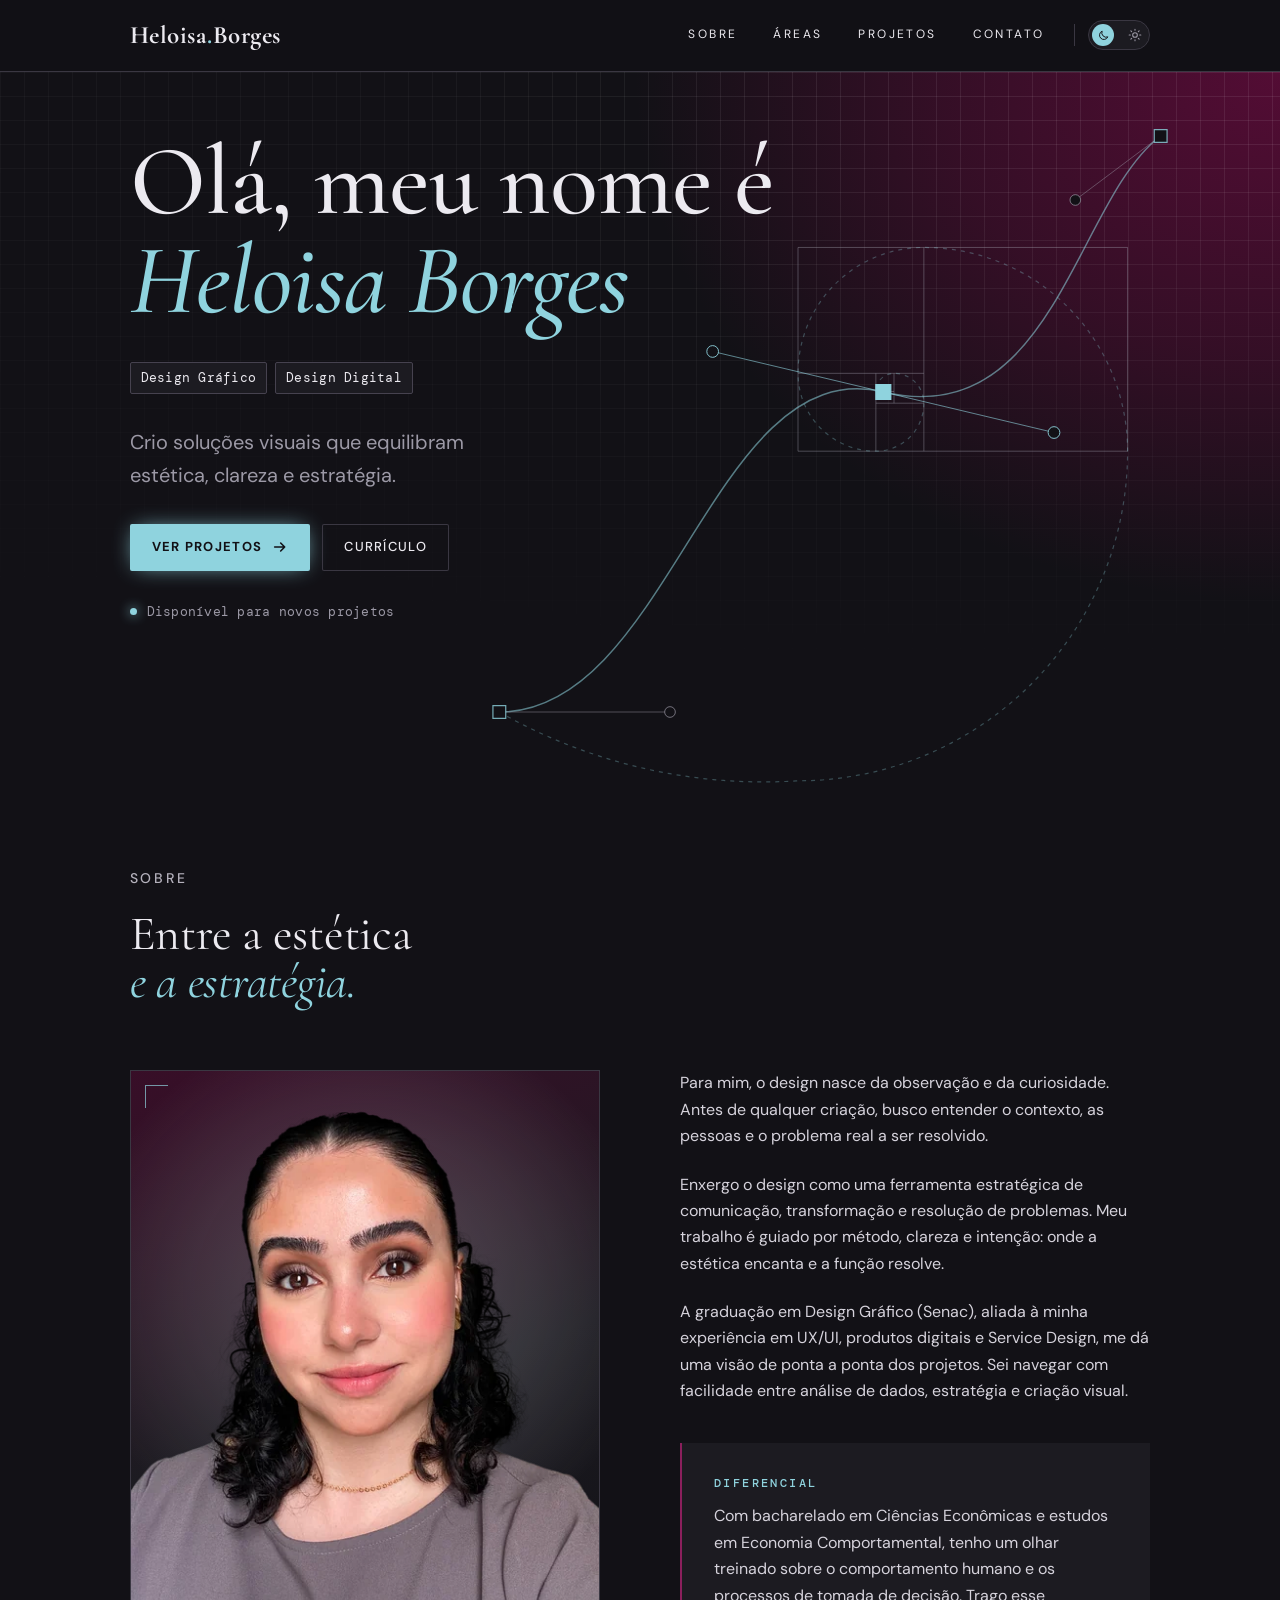
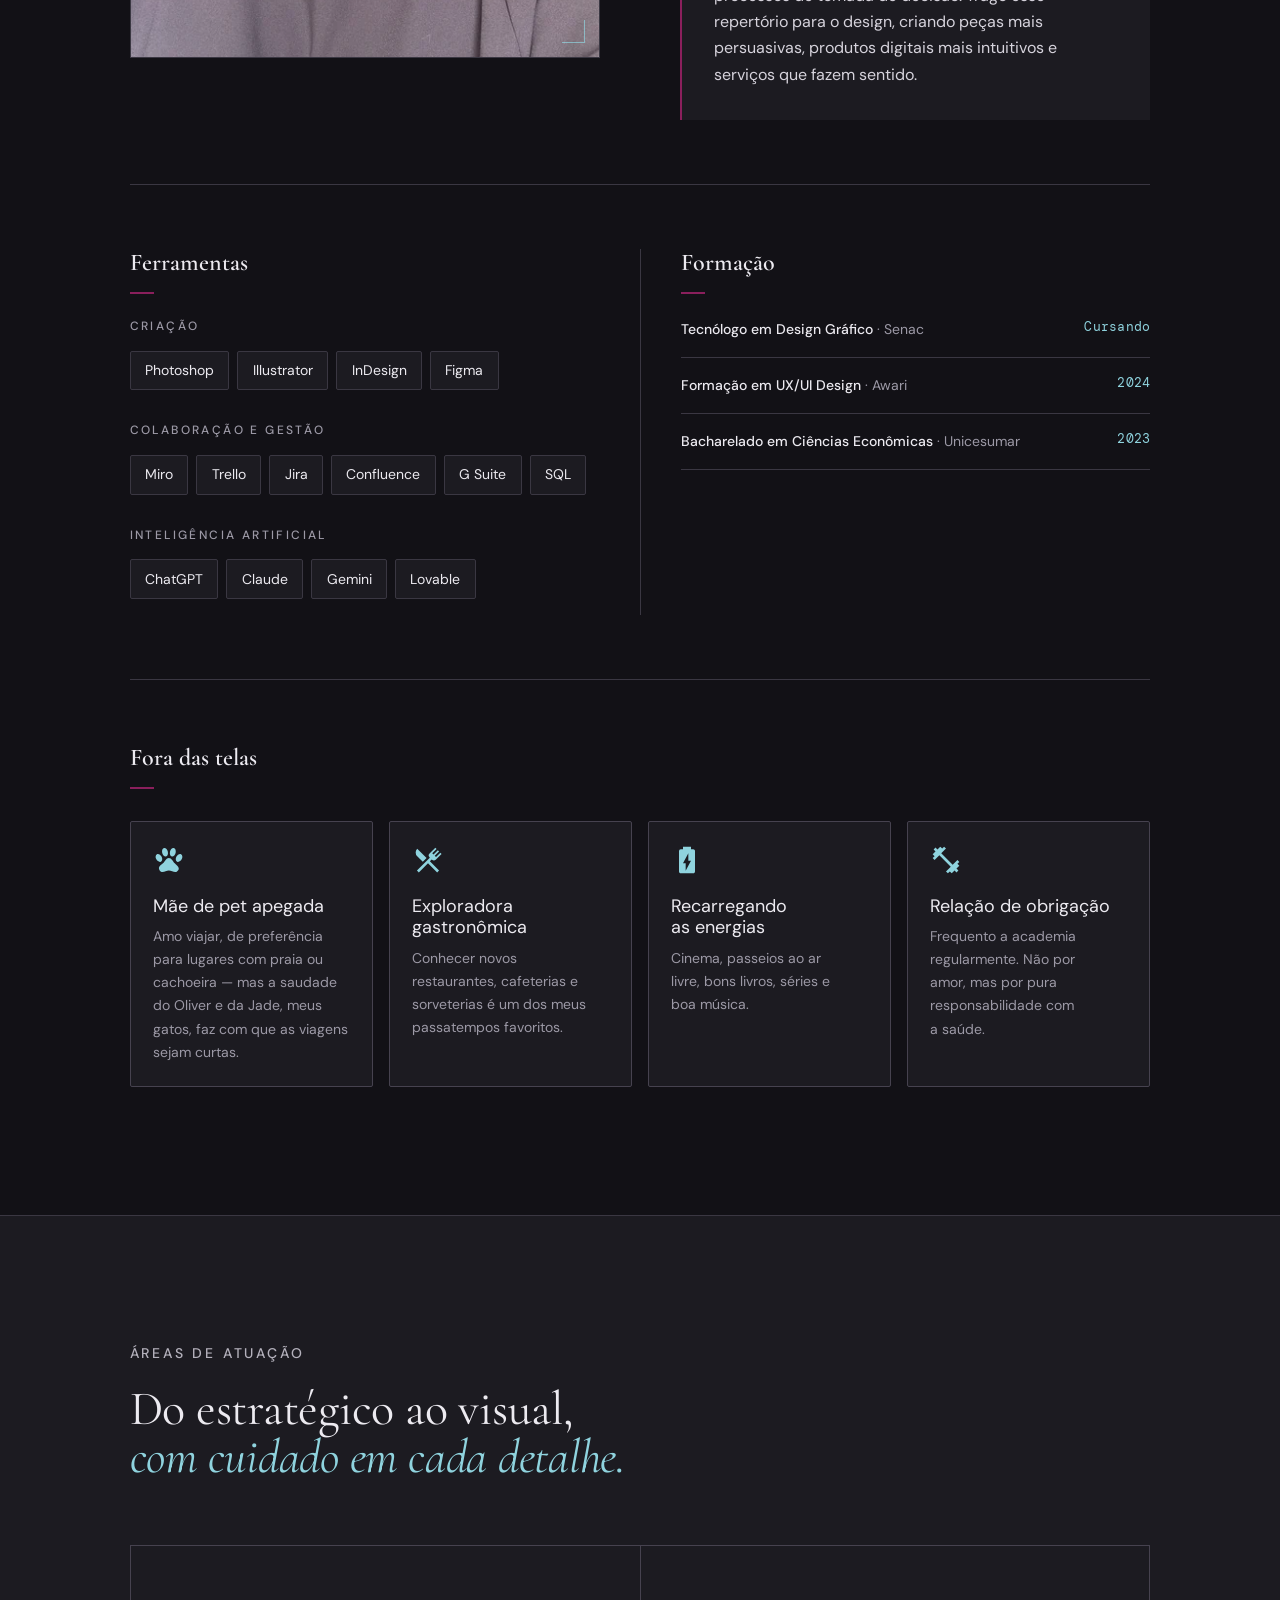
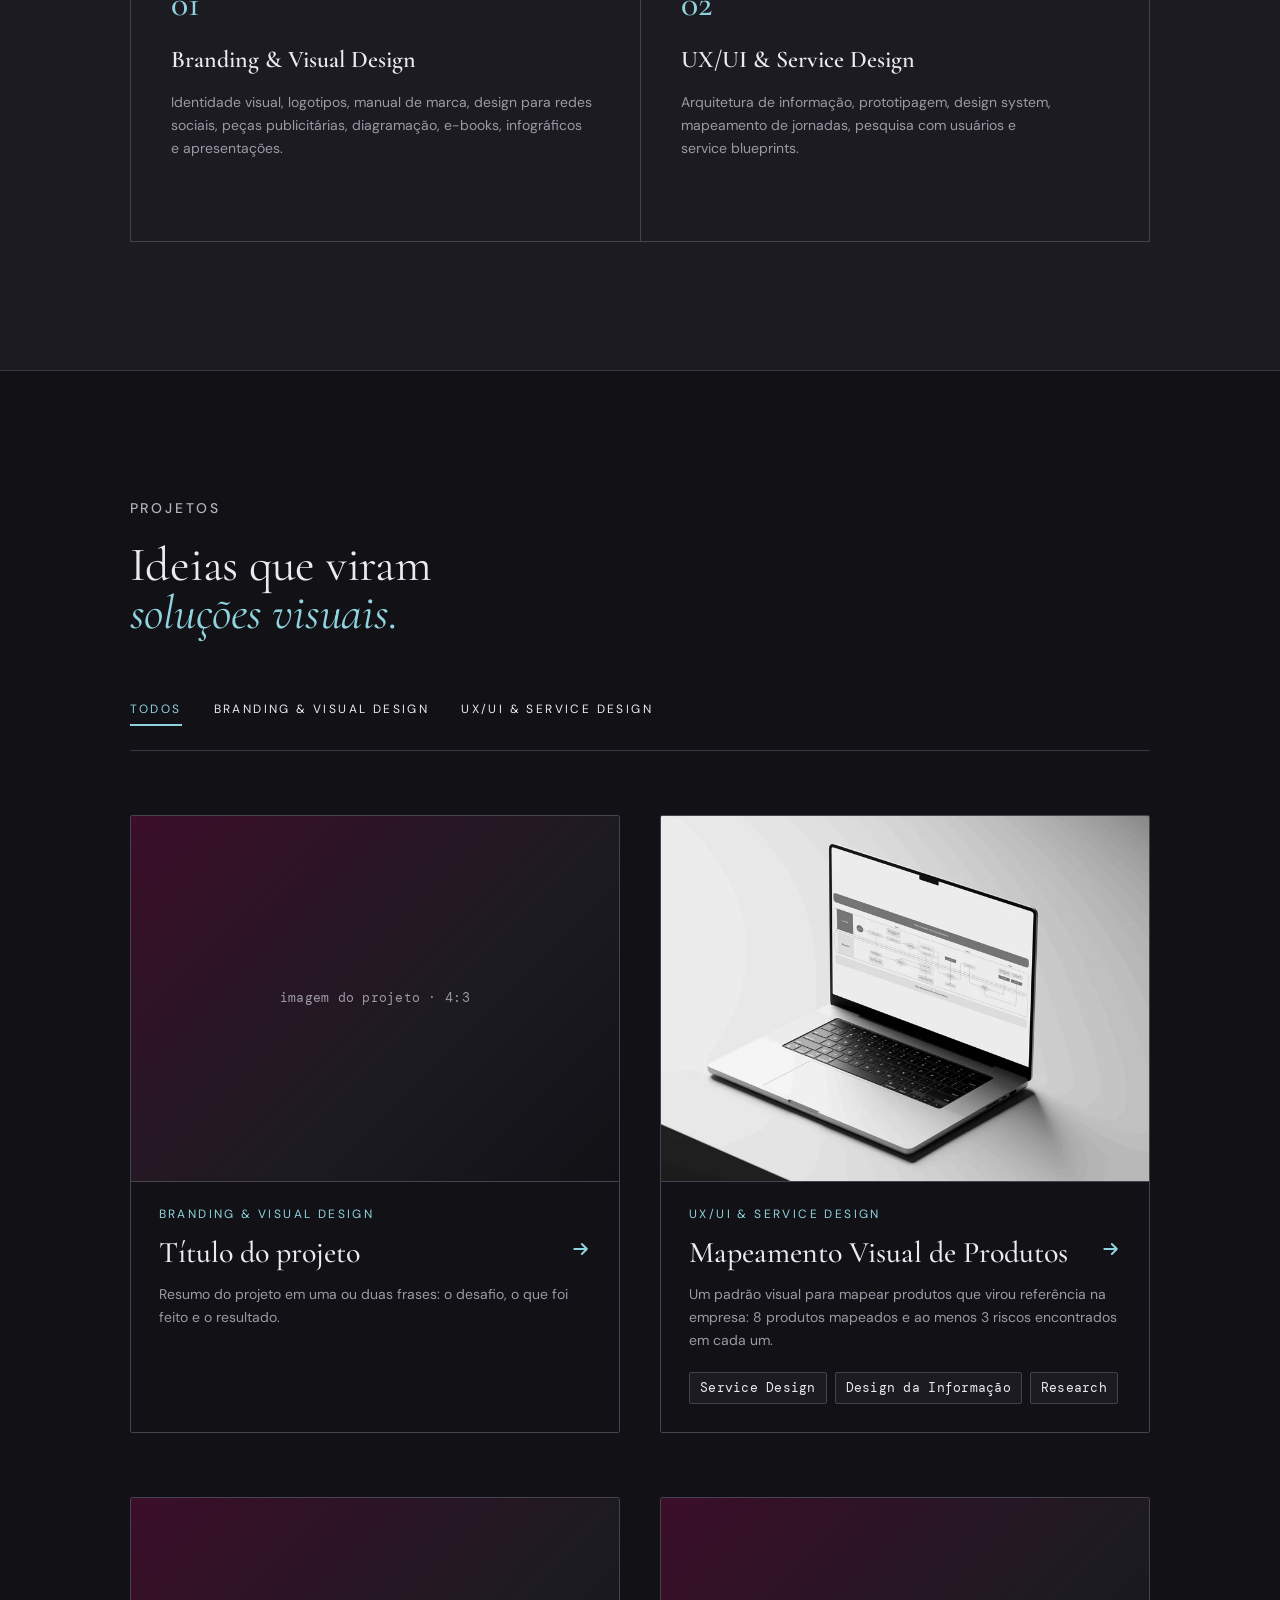
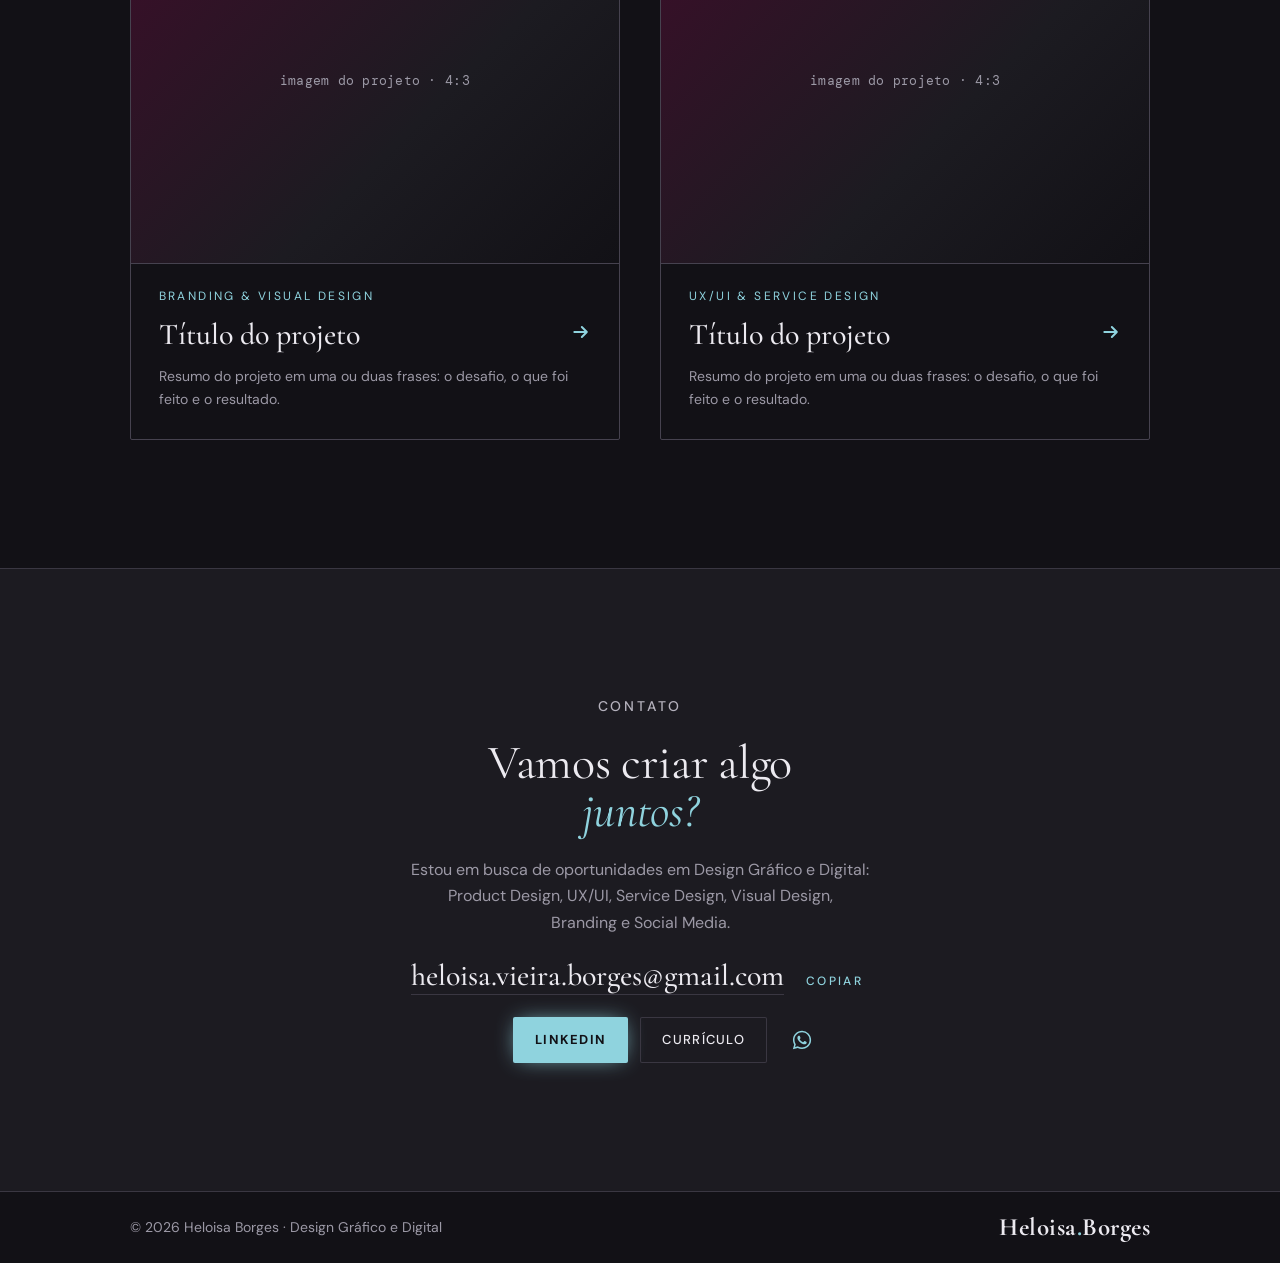
<file: index.html>
<!doctype html><html><head><meta charset=utf8><meta name=viewport content="width=device-width,initial-scale=1,viewport-fit=cover"><style>:root{color-scheme:light;box-sizing:border-box;padding-top:env(safe-area-inset-top,0px);padding-bottom:env(safe-area-inset-bottom,0px)}html{scroll-padding-top:env(safe-area-inset-top,0px)}body{margin:0;padding:0;font:14px -apple-system,BlinkMacSystemFont,sans-serif;background:#fff;color:#000}img{max-width:100%}[hidden]:not([hidden=until-found i]){display:none!important}</style>
<title>Portfólio - Heloisa Borges</title>
<script>/* tema: escuro é o padrão; se a pessoa escolheu o claro, ele é lembrado */try{if(localStorage.getItem("tema")==="claro")document.documentElement.setAttribute("data-tema","claro")}catch(e){}</script>
<link rel="icon" href="favicon.ico" sizes="any">
<link rel="icon" href="img/favicon.svg" type="image/svg+xml">
<link rel="apple-touch-icon" href="img/apple-touch-icon.png">
<meta name="claude:viewport-fit-sides" content="cover">
<link rel="preconnect" href="https://fonts.googleapis.com">
<link rel="preconnect" href="https://fonts.gstatic.com" crossorigin>
<link rel="stylesheet" href="https://fonts.googleapis.com/css2?family=Cormorant+Garamond:ital,wght@0,300;0,400;0,500;0,600;0,700;1,300;1,400;1,500;1,600&family=DM+Sans:opsz,wght@9..40,400;9..40,500;9..40,600;9..40,700&family=DM+Mono:wght@400;500&display=swap">
<link rel="stylesheet" href="css/galeria.css">
<style>
/* Layout: home completa do portfólio em uma coluna larga; seções separadas por linhas finas; no fim, a ficha do sistema tipográfico */
:root{
  --cor-carvao:#121116; --cor-superficie:#1C1B21; --cor-linha:#2A2830;
  --cor-vinho:#570C36; --cor-vinho-aceso:#8A1F5C;
  --cor-ciano:#8FD3DE; --cor-ciano-hover:#B3E4EC; --cor-ciano-suave:rgba(143,211,222,.12);
  --cor-texto:#ECEAF0; --cor-texto-suave:#9C99A6; --cor-rotulo:#B4B1BC; --cor-texto-corpo:#D6D3DC;
  --fonte-titulo:"Cormorant Garamond", Garamond, Georgia, serif;
  --fonte-texto:"DM Sans", "Helvetica Neue", Arial, sans-serif;
  --fonte-mono:"DM Mono", ui-monospace, Menlo, monospace;
  color-scheme:dark;
}
*{box-sizing:border-box}
body{background:var(--cor-carvao);color:var(--cor-texto);font:400 17px/1.65 var(--fonte-texto);-webkit-font-smoothing:antialiased}
p{margin:0}
a{color:inherit}
.inner{max-width:1200px;margin:0 auto;padding-left:max(clamp(24px,7vw,112px),env(safe-area-inset-left,0px));padding-right:max(clamp(24px,7vw,112px),env(safe-area-inset-right,0px))}

/* tipografia */
.display{font-family:var(--fonte-titulo);font-weight:500;line-height:.98;letter-spacing:-.01em;margin:0;text-wrap:balance}
.h2{font-family:var(--fonte-titulo);font-weight:500;line-height:1;letter-spacing:-.005em;font-size:clamp(2.2rem,4.4vw,3.2rem);margin:0}
.h3{font-family:var(--fonte-texto);font-weight:600;font-size:1.25rem;line-height:1.3;margin:0}
.label{font-family:var(--fonte-mono);font-weight:500;font-size:.75rem;letter-spacing:.12em;text-transform:uppercase;color:var(--cor-texto-suave)}
.label-secao{font-family:var(--fonte-texto);font-weight:500;font-size:12px;letter-spacing:.3em;text-transform:uppercase;color:#B4B1BC} /* rótulo de seção: DM Sans Regular 12px, caixa-alta, 0,3em */
.mono{font-family:var(--fonte-mono);font-size:.82rem;color:var(--cor-ciano)}
.body{color:var(--cor-texto-corpo);max-width:62ch}

/* faixa de aviso */
.notice{border-bottom:1px solid var(--cor-linha);background:var(--cor-superficie)}
.notice .inner{padding-block:10px;font-size:.82rem;color:var(--cor-texto-suave)}

/* navegação */
/* Menu fixo: logo e menu ficam no topo ao rolar */
header.nav{border-bottom:1px solid var(--cor-linha);position:sticky;top:env(safe-area-inset-top,0px);z-index:60;background:rgba(18,17,22,.86);-webkit-backdrop-filter:blur(12px);backdrop-filter:blur(12px)}
body::before{content:"";position:fixed;inset:0 0 auto;height:env(safe-area-inset-top,0px);z-index:61;background:var(--cor-carvao)}
html{scroll-padding-top:96px}
@media (max-width:720px){html{scroll-padding-top:120px}}
header.nav .inner{display:flex;justify-content:space-between;align-items:center;gap:16px;flex-wrap:wrap;padding-block:20px}
.logo{font-family:var(--fonte-titulo);font-weight:600;font-size:1.45rem;line-height:1;text-decoration:none}
.logo span{color:var(--cor-ciano)}
nav ul{display:flex;gap:36px;list-style:none;margin:0;padding:0;flex-wrap:wrap}
nav a{font-family:var(--fonte-mono);font-size:.8rem;text-decoration:none;color:var(--cor-texto)} /* menu sempre aceso, igual ao hover */
nav a:hover{color:var(--cor-ciano)} /* hover do menu: texto em ciano */

/* hero */
.hero{position:relative;overflow:visible;
  background:radial-gradient(70% 110% at 100% 0%, rgba(87,12,54,.95) 0%, rgba(87,12,54,.5) 38%, transparent 72%), var(--cor-carvao)}
.hero::before{content:"";position:absolute;inset:0;pointer-events:none;
  background-image:linear-gradient(rgba(255,255,255,.08) 1px,transparent 1px),linear-gradient(90deg,rgba(255,255,255,.08) 1px,transparent 1px);background-size:32px 32px;
  /* grade mais aparente, mas mais suave atrás do texto (lado esquerdo) e esmaecendo para baixo */
  -webkit-mask-image:linear-gradient(180deg,#000 10%,transparent 90%),linear-gradient(90deg,rgba(0,0,0,.4) 0%,rgba(0,0,0,.4) 30%,#000 62%);-webkit-mask-composite:source-in;
  mask-image:linear-gradient(180deg,#000 10%,transparent 90%),linear-gradient(90deg,rgba(0,0,0,.4) 0%,rgba(0,0,0,.4) 30%,#000 62%);mask-composite:intersect}
.bezier{position:absolute;inset:0;width:100%;height:100%;pointer-events:none;overflow:visible}
.bz-curve{fill:none;stroke:var(--cor-ciano);stroke-opacity:.55;stroke-width:1.5;vector-effect:non-scaling-stroke}
.bz-handle line{stroke:var(--cor-texto-suave);stroke-opacity:.45;stroke-width:1;vector-effect:non-scaling-stroke}
.bz-handle circle{fill:var(--cor-carvao);stroke:var(--cor-texto-suave);stroke-opacity:.7;stroke-width:1;vector-effect:non-scaling-stroke}
.bz-active line{stroke:var(--cor-ciano);stroke-opacity:.6}
.bz-active circle{stroke:var(--cor-ciano);stroke-opacity:.9}
.bz-anchor{fill:var(--cor-carvao);stroke:var(--cor-ciano);stroke-opacity:.8;stroke-width:1.2;vector-effect:non-scaling-stroke}
.bz-selected{fill:var(--cor-ciano);stroke-opacity:1}
.bz-tag rect{fill:var(--cor-superficie);stroke:var(--cor-linha);stroke-width:1;vector-effect:non-scaling-stroke}
.bz-tag text{font-family:var(--fonte-mono);font-size:12px;fill:var(--cor-texto-suave);letter-spacing:.04em}
/* celular: sem o desenho da caneta Bézier e da proporção áurea (e sem o brilho da grade, que só acende com o mouse) */
@media (max-width:720px){.bezier,.hero__luz{display:none}}
.hero .inner{position:relative;padding-block:60px 120px;display:grid;gap:32px}
.hero .display{font-size:clamp(3rem,8vw,6.2rem)}
.hero .display em{font-style:italic;color:var(--cor-ciano)}
.roles{display:flex;flex-wrap:wrap;gap:8px}
.chip{font-family:var(--fonte-mono);font-size:.76rem;padding:6px 10px;border:1px solid var(--cor-linha);border-radius:2px;color:var(--cor-texto);background:var(--cor-superficie)} /* mesmo fundo das tags de ferramentas */
.hero .lead{font-size:clamp(1rem,.95rem + .25vw,1.125rem);line-height:1.65;color:var(--cor-texto);max-width:34ch;text-wrap:balance}
.actions{display:flex;flex-wrap:wrap;gap:12px;align-items:center}
.btn{display:inline-flex;align-items:center;gap:10px;font-family:var(--fonte-texto);font-weight:600;font-size:.8rem;letter-spacing:.1em;text-transform:uppercase;text-decoration:none;padding:14px 22px;border-radius:2px}
.btn-primary{background:var(--cor-ciano);color:var(--cor-carvao);box-shadow:0 0 22px -6px var(--cor-ciano)}
.btn-primary:hover{background:var(--cor-ciano-hover)}
.btn-ghost{color:var(--cor-texto);box-shadow:inset 0 0 0 1px var(--cor-linha)}
.btn-ghost:hover{box-shadow:inset 0 0 0 1px var(--cor-texto-suave)}
.btn:focus-visible,nav a:focus-visible,.logo:focus-visible{outline:none;box-shadow:0 0 0 2px var(--cor-carvao),0 0 0 4px var(--cor-ciano)}
.status{display:flex;align-items:center;gap:10px;font-family:var(--fonte-mono);font-size:.78rem;color:var(--cor-texto-suave)}
.status i{width:7px;height:7px;border-radius:50%;background:var(--cor-ciano);box-shadow:0 0 12px var(--cor-ciano)}

/* seções */
section.block{border-top:1px solid var(--cor-linha)}
#sobre{border-top:0;position:relative} /* sem divisão: a curva do topo vaza para o Sobre e passa por trás do texto */
section.block>.inner{padding-block:128px;display:grid;gap:64px}
.sec-head{display:flex;justify-content:space-between;align-items:end;gap:16px;flex-wrap:wrap}

/* sobre */
.about{display:grid;grid-template-columns:minmax(0,1fr) minmax(0,1.5fr);gap:80px}
.about-alt{grid-template-columns:minmax(0,1fr) minmax(0,1fr); /* mesmo grid de Ferramentas e Formação (.two) */grid-template-areas:"head ." "photo text" "photo diff";grid-template-rows:auto auto 1fr;column-gap:80px;row-gap:40px}
/* Teste: no Sobre, título em DM Sans e subtítulo em Cormorant Garamond */
#sobre .a-head .h2{font-family:var(--fonte-texto);font-weight:500;letter-spacing:0;line-height:1}
#sobre .a-head .quote{font-family:var(--fonte-titulo);font-weight:500;font-size:clamp(1.8rem,3.2vw,2.5rem);line-height:1.1;letter-spacing:-.005em}
#sobre .a-head .quote span{font-style:italic}
.a-photo{grid-area:photo;align-self:start;min-width:0}
.photo-slot{aspect-ratio:4/5;max-width:100%;position:relative;border:1px solid var(--cor-linha);background:radial-gradient(ellipse 82% 62% at 50% 38%,rgba(236,234,240,.26) 0%,rgba(236,234,240,.12) 45%,transparent 76%),linear-gradient(160deg,rgba(87,12,54,.55) 0%,var(--cor-superficie) 55%,var(--cor-carvao) 100%);display:grid;place-items:center;overflow:hidden}
/* fundo da foto (opção A3): o degradê vinho com uma luz clara e suave atrás da cabeça e do cabelo, para o cabelo escuro não sumir no fundo */
.photo-slot::before,.photo-slot::after{content:"";position:absolute;width:22px;height:22px;border-color:var(--cor-ciano);border-style:solid;opacity:.7}
.photo-slot::before{top:14px;left:14px;border-width:1px 0 0 1px}
.photo-slot::after{bottom:14px;right:14px;border-width:0 1px 1px 0}
.photo-slot span{font-family:var(--fonte-mono);font-size:.75rem;color:var(--cor-texto-suave);text-align:center;line-height:1.6}
/* foto recortada (sem fundo) por cima do degradê; o contorno e os cantos em ciano ficam por cima da foto */
.photo-slot img{position:absolute;inset:0;width:100%;height:100%;object-fit:cover;display:block}
.photo-slot::before,.photo-slot::after{z-index:1}
.a-head{grid-area:head}.a-text{grid-area:text}.a-diff{grid-area:diff;min-width:0;align-self:start}
.about .text{display:grid;gap:18px;min-width:0}
.quote{font-family:var(--fonte-mono);font-weight:400;font-size:clamp(1.15rem,2.1vw,1.45rem);line-height:1.45;margin:0;text-wrap:balance}
.quote span{color:var(--cor-ciano)}
.qa{font-family:"IBM Plex Serif",Georgia,serif;font-style:italic;font-weight:300;font-size:clamp(1.5rem,2.8vw,2rem);line-height:1.2}
.qb{font-family:var(--fonte-texto);font-weight:400;font-size:clamp(1.5rem,2.8vw,2rem);line-height:1.25;letter-spacing:-.015em}
.qc{font-family:var(--fonte-titulo);font-stretch:100%;font-weight:500;font-size:clamp(1.45rem,2.7vw,1.9rem);line-height:1.2;letter-spacing:-.02em}
.qd{font-family:var(--fonte-mono);font-weight:400;font-size:clamp(1.15rem,2.1vw,1.45rem);line-height:1.45}
.qe{font-family:var(--fonte-titulo);font-stretch:125%;font-weight:700;text-transform:uppercase;font-size:clamp(1.3rem,2.4vw,1.75rem);line-height:1.05;letter-spacing:-.01em}
.qa span,.qb span,.qc span,.qd span,.qe span{color:var(--cor-ciano)}
.opts{display:grid;grid-template-columns:repeat(2,minmax(0,1fr));gap:0;border:1px solid var(--cor-linha)}
.opt{padding:26px 24px;display:grid;gap:14px;align-content:start;border-top:1px solid var(--cor-linha);min-width:0}
.opt:nth-child(-n+2){border-top:0}
.opt:nth-child(even){border-left:1px solid var(--cor-linha)}
.ctx{display:grid;gap:18px;padding:22px 0 4px}
.ctx-body{font-size:.98rem}
.opt .why{font-size:.9rem;color:var(--cor-texto-suave)}
.opt.rec{background:rgba(143,211,222,.05)}
@media (max-width:720px){.opts{grid-template-columns:minmax(0,1fr)}.opt:nth-child(2){border-top:1px solid var(--cor-linha)}.opt:nth-child(even){border-left:0}}
.diff{border-left:2px solid var(--cor-vinho-aceso);background:var(--cor-superficie);padding:18px 20px;display:grid;gap:8px}
.diff p{font-size:.98rem;color:var(--cor-texto-corpo)}

/* projetos */
.projects{display:grid;grid-template-columns:repeat(3,minmax(0,1fr));gap:40px}
.project{display:grid;gap:14px;text-decoration:none;min-width:0}
.thumb{aspect-ratio:4/3;max-width:100%;position:relative;overflow:hidden;border:1px solid var(--cor-linha);display:grid;place-items:center}
.thumb .ph{font-family:var(--fonte-mono);font-size:.72rem;color:rgba(236,234,240,.55)}
.p1 .thumb{background:linear-gradient(135deg,#570C36 0%,#2A1020 60%,#121116 100%)}
.p2 .thumb{background:linear-gradient(135deg,#1C1B21 0%,#1E3A40 100%)}
.p3 .thumb{background:linear-gradient(135deg,#2A2830 0%,#570C36 140%)}
.project .meta{display:flex;justify-content:space-between;gap:10px;flex-wrap:wrap}
.project:hover .h3{color:var(--cor-ciano)}
.project p.desc{font-size:.95rem;color:var(--cor-texto-suave)}

/* ferramentas e formação */
.two{display:grid;grid-template-columns:minmax(0,1fr) minmax(0,1fr);gap:80px}
.tools{display:flex;flex-wrap:wrap;gap:8px}
.edu{list-style:none;margin:0;padding:0;display:grid}
.edu li{display:grid;grid-template-columns:minmax(0,1fr) auto;gap:12px;padding:16px 0;border-top:1px solid var(--cor-linha)}
.edu li:last-child{border-bottom:1px solid var(--cor-linha)}
.edu .where{font-size:.92rem;color:var(--cor-texto-suave)}
.edu .when{font-family:var(--fonte-mono);font-size:.8rem;color:var(--cor-ciano);white-space:nowrap}

/* contato */
.contact .inner{padding-block:160px;display:grid;gap:36px}
.contact .display{font-size:clamp(2.6rem,6.6vw,5rem)}
footer .inner{padding-block:32px;border-top:1px solid var(--cor-linha);display:flex;justify-content:space-between;gap:12px;flex-wrap:wrap;font-family:var(--fonte-mono);font-size:.75rem;color:var(--cor-texto-suave)}

/* Sobre, Contato e Rodapé (trazidos do projeto Lovable, nas cores deste projeto) */
#sobre .cabecalho,.contato{display:grid;gap:22px}
#sobre .h2 span,.contato .h2 span{font-style:italic;color:var(--cor-ciano)}
.sobre{display:grid;grid-template-columns:minmax(0,1fr) minmax(0,1fr);gap:80px;align-items:start}
.sobre__foto{width:100%}
.sobre__texto{display:grid;gap:22px;min-width:0}
.sobre__texto>p{color:var(--cor-texto-corpo);line-height:1.7;max-width:62ch}
.sobre__texto strong,.formacao strong{font-weight:500;color:var(--cor-texto)}
.diferencial{border-left:2px solid var(--cor-vinho-aceso);background:var(--cor-superficie);padding:2rem;display:grid;gap:12px;margin-top:1rem}
.diferencial p{color:var(--cor-texto-corpo);line-height:1.7;font-size:.98rem} /* mesma cor do texto corrido */
.subtitulo{font-family:var(--fonte-titulo);font-weight:500;font-size:clamp(1.5rem,1.2rem + .9vw,1.9rem);line-height:1.2;margin:0}
.detalhes{display:grid;grid-template-columns:minmax(0,1fr) minmax(0,1fr);gap:80px;padding-top:64px;border-top:1px solid var(--cor-linha)}
.detalhes__col{display:grid;gap:16px;align-content:start;min-width:0}
.detalhes__col .subtitulo{margin-bottom:8px}
.ferramentas{display:flex;flex-wrap:wrap;gap:8px;list-style:none;margin:0 0 16px;padding:0}
.ferramentas li{font-size:.9rem;padding:.45rem .9rem;background:var(--cor-superficie);border:1px solid var(--cor-linha);border-radius:2px;color:var(--cor-texto)}
.formacao{list-style:none;margin:0;padding:0}
.formacao li{display:flex;justify-content:space-between;gap:1.5rem;padding:1rem 0;border-bottom:1px solid var(--cor-linha);font-size:.95rem;color:var(--cor-texto-suave)}
.formacao li:first-child{padding-top:0}
.formacao li span:last-child{white-space:nowrap;font-family:var(--fonte-mono);font-size:.8rem;color:var(--cor-ciano)}
.fora{display:grid;gap:32px;padding-top:64px}
.fora__itens{display:grid;grid-template-columns:repeat(4,minmax(0,1fr));gap:1.5rem}
@media (max-width:1100px){.fora__itens{grid-template-columns:repeat(2,minmax(0,1fr))}} /* telas menores: 2 colunas */
.fora__itens>div{background:var(--cor-superficie);border:1px solid var(--cor-linha);border-radius:2px;padding:28px;min-width:0} /* tópicos de Fora das telas em caixas */
.fora h4{font-family:var(--fonte-titulo);font-weight:500;font-size:1.3rem;margin:0 0 .5rem;color:var(--cor-texto)}
.fora p{font-size:.95rem;line-height:1.65;color:var(--cor-texto-suave)}
/* computador (4 colunas): menos quebras de linha nos cards de Fora das telas — espaço entre cards de 24 para 16 px, margem interna de 28 para 22 px,
   e o navegador evita deixar uma palavra sozinha na última linha */
@media (min-width:1101px){.fora__itens{gap:1rem}.fora__itens>div{padding:22px}.fora p{text-wrap:pretty}.fora h4{text-wrap:balance}}
.contato-sec{background:var(--cor-superficie)}
.contato{max-width:42rem;margin:0 auto;text-align:center;justify-items:center}
.contato__texto{color:var(--cor-texto-suave);line-height:1.7;max-width:30rem}
.contato__texto .grupo{display:inline-block} /* funil: cada bloco quebra inteiro */
@media (max-width:720px){.contato__texto br{display:none}} /* no celular a frase corre e forma o funil */
.contato__email{display:flex;flex-wrap:wrap;align-items:baseline;justify-content:center;gap:.5rem 1rem}
.contato__end{font-family:var(--fonte-titulo);font-weight:500;font-size:clamp(1.3rem,.9rem + 1.5vw,2rem);overflow-wrap:anywhere;border-bottom:1px solid var(--cor-linha);user-select:all}
.copiar{font:inherit;background:none;border:0;cursor:pointer;font-family:var(--fonte-mono);font-size:.72rem;letter-spacing:.2em;text-transform:uppercase;color:var(--cor-ciano)}
.copiar:hover{color:var(--cor-texto)}
.copiar:focus-visible{outline:2px solid var(--cor-ciano);outline-offset:4px}
.contato__botoes{justify-content:center}
/* botão só com ícone (WhatsApp), à direita do Currículo: sem contorno, só o ícone em ciano; a área de toque continua com 46 × 46 px */
.btn-icone{width:46px;height:46px;padding:0;justify-content:center;color:var(--cor-ciano);margin-right:-58px} /* a margem negativa (46 px do ícone + 12 px do espaço) tira o ícone da conta da centralização: LinkedIn e Currículo ficam no centro da página */
.btn-icone svg{width:22px;height:22px;display:block;flex:none}
.btn-icone:hover{color:var(--cor-ciano-hover)}
@media (max-width:380px){.contato__botoes{column-gap:8px}.btn-icone{margin-right:-54px}} /* celulares de 360 px: tudo numa linha só, com o ícone dentro da tela */
@media (max-width:340px){.btn-icone{margin-right:0}} /* telas muito estreitas (320 px): o ícone desce para a linha de baixo, centralizado, em vez de passar da borda */
.rodape .inner{padding-block:32px;border-top:1px solid var(--cor-linha);display:flex;flex-wrap:wrap;align-items:center;justify-content:space-between;gap:1rem}
.rodape__logo{font-family:var(--fonte-titulo);font-weight:600;font-size:1.3rem}
.rodape__logo span{color:var(--cor-ciano)}
.rodape p{font-family:var(--fonte-mono);font-size:.75rem;letter-spacing:.05em;color:var(--cor-texto-suave)}
@media (max-width:860px){.sobre{gap:48px}}
@media (max-width:720px){.fora__itens{grid-template-columns:minmax(0,1fr);gap:1rem}} /* celular: 1 coluna */
@media (max-width:720px){.sobre,.detalhes{grid-template-columns:minmax(0,1fr);gap:40px}.sobre__foto{max-width:22rem}.detalhes,.fora{padding-top:48px}}
/* Projetos (layout trazido do projeto Lovable, nas cores deste projeto) */
#projetos .cabecalho{display:grid;gap:22px}
#projetos .h2 span{font-style:italic;color:var(--cor-ciano)}
.filtros{display:flex;flex-wrap:wrap;gap:.75rem 2rem;padding-bottom:1.5rem;border-bottom:1px solid var(--cor-linha)}
.filtros button{font:inherit;background:none;border:0;cursor:pointer;font-family:var(--fonte-mono);font-size:.75rem;letter-spacing:.2em;text-transform:uppercase;color:var(--cor-texto-suave);padding:0 0 .25rem;border-bottom:1px solid transparent;transition:color .3s,border-color .3s}
.filtros button:hover{color:var(--cor-texto)}
.filtros button[aria-pressed="true"]{color:var(--cor-ciano);border-color:var(--cor-ciano)}
.filtros button:focus-visible{outline:2px solid var(--cor-ciano);outline-offset:4px}
.projetos{display:grid;grid-template-columns:repeat(2,minmax(0,1fr));gap:4rem 2.5rem}
.projeto{min-width:0}
.projeto[hidden]{display:none}
.projeto.entrando{animation:entrar .5s ease both}
@keyframes entrar{from{opacity:.2;transform:translateY(.75rem)}to{opacity:1;transform:none}}
.projeto__link{display:flex;flex-direction:column;height:100%;text-decoration:none}
.projeto__link:focus-visible{outline:2px solid var(--cor-ciano);outline-offset:6px}
.projeto__imagem{aspect-ratio:4/3;max-width:100%;overflow:hidden;border:1px solid var(--cor-linha);background:linear-gradient(135deg,rgba(87,12,54,.6),var(--cor-superficie) 60%,var(--cor-carvao));margin-bottom:1.5rem;display:grid;place-items:center;transition:transform .8s cubic-bezier(.2,.7,.2,1)}
.projeto__imagem span{font-family:var(--fonte-mono);font-size:.72rem;color:var(--cor-texto-suave)}
.projeto__link:hover .projeto__imagem{transform:scale(1.01)}
.projeto__meta{display:flex;align-items:baseline;gap:1rem;margin-bottom:.75rem}
.projeto__num{font-family:var(--fonte-titulo);font-size:1rem;color:var(--cor-texto-suave)}
.projeto__area{font-family:var(--fonte-mono);font-size:.75rem;letter-spacing:.2em;text-transform:uppercase;color:var(--cor-ciano)}
.projeto__titulo{font-family:var(--fonte-titulo);font-weight:500;font-size:clamp(1.5rem,1.25rem + .9vw,1.875rem);line-height:1.2;margin:0 0 .75rem;color:var(--cor-texto);transition:color .3s;text-wrap:balance}
.projeto__link:hover .projeto__titulo{color:var(--cor-ciano)}
.projeto__resumo{font-size:.95rem;line-height:1.65;color:var(--cor-texto-suave);margin-bottom:1.25rem}
.projeto .tags{display:flex;flex-wrap:wrap;gap:.5rem;list-style:none;margin:0 0 1.5rem;padding:0}
.projeto .tags li{font-family:var(--fonte-mono);font-size:.6875rem;letter-spacing:.12em;text-transform:uppercase;color:var(--cor-texto-suave);border:1px solid var(--cor-linha);border-radius:999px;padding:.3rem .75rem}
.projeto__ver{margin-top:auto;font-family:var(--fonte-mono);font-size:.75rem;letter-spacing:.2em;text-transform:uppercase;color:var(--cor-texto);display:inline-flex;gap:.5rem;align-items:center}
.projeto__ver span{font-family:var(--fonte-titulo);font-size:1.25rem;line-height:1;transition:transform .3s;color:var(--cor-ciano)}
.projeto__link:hover .projeto__ver span{transform:rotate(90deg)}
@media (max-width:720px){.projetos{grid-template-columns:minmax(0,1fr);gap:3.5rem}.filtros{gap:.75rem 1.5rem}}
@media (prefers-reduced-motion:reduce){.projeto.entrando{animation:none}}
/* Áreas de atuação (trazida do projeto Lovable, nas cores deste projeto) */
.areas-sec{background:var(--cor-superficie)}
.areas-sec .cabecalho{display:grid;gap:22px}
.areas-sec .h2 span{font-style:italic;color:var(--cor-ciano)}
.areas{display:grid;grid-template-columns:repeat(2,minmax(0,1fr));gap:1px;background:var(--cor-linha);border:1px solid var(--cor-linha)}
.area{display:flex;flex-direction:column;background:var(--cor-superficie);padding:2.5rem;text-decoration:none;transition:background-color .4s;min-width:0} /* fundo na cor da seção */
.area:hover,.area:focus-visible{background:var(--cor-carvao)} /* hover: fundo escurece */
.area:focus-visible{outline:none;box-shadow:inset 0 0 0 2px var(--cor-ciano)}
.area__num{font-family:var(--fonte-titulo);font-weight:500;font-size:2.25rem;line-height:1;color:var(--cor-ciano);transition:color .5s} /* número sempre aceso */
.area:hover .area__num,.area:focus-visible .area__num{color:var(--cor-ciano)}
.area h3{font-family:var(--fonte-titulo);font-weight:500;font-size:clamp(1.25rem,1.1rem + .6vw,1.5rem);line-height:1.3;margin:1.5rem 0 1rem;color:var(--cor-texto)}
.area p{font-size:.95rem;line-height:1.65;color:var(--cor-texto-suave)}
.area__ver{margin-top:auto;padding-top:1.5rem;font-family:var(--fonte-mono);font-size:.72rem;letter-spacing:.2em;text-transform:uppercase;color:var(--cor-ciano);opacity:0;transform:translateX(-.25rem);transition:opacity .4s,transform .4s} /* aparece só no hover */
.area:hover .area__ver,.area:focus-visible .area__ver{opacity:1;transform:none}
@media (hover:none){.area__ver{opacity:1;transform:none}}
@media (max-width:720px){.areas{grid-template-columns:minmax(0,1fr)}.area{padding:2rem}}

/* ficha tipográfica */
.spec{background:var(--cor-superficie);border-top:1px solid var(--cor-linha)}
.spec .inner{padding-block:112px;display:grid;gap:36px}
.scale{display:grid;border:1px solid var(--cor-linha)}
.row{display:grid;grid-template-columns:220px minmax(0,1fr);gap:24px;align-items:baseline;padding:18px 20px;border-top:1px solid var(--cor-linha)}
.row:first-child{border-top:0}
.row .info{font-family:var(--fonte-mono);font-size:.74rem;color:var(--cor-texto-suave);line-height:1.5}
.row .info b{color:var(--cor-ciano);font-weight:500}
.row>div{min-width:0;overflow-wrap:anywhere}

@media (max-width:860px){
  .projects{grid-template-columns:minmax(0,1fr) minmax(0,1fr)}
  .projects .project:nth-child(3){grid-column:1 / -1}
}
@media (max-width:720px){
  .about,.two{grid-template-columns:minmax(0,1fr);gap:48px}
  .about-alt{grid-template-areas:"head" "photo" "text" "diff";grid-template-rows:auto;row-gap:32px}
  .projects{grid-template-columns:minmax(0,1fr)}
  .row{grid-template-columns:minmax(0,1fr);gap:6px}
  nav ul{gap:18px}
  section.block>.inner{padding-block:88px;gap:48px}
  .hero .inner{padding-block:44px 80px}
  .contact .inner{padding-block:104px}
}
@media (prefers-reduced-motion:reduce){*{transition:none!important}}

/* ===== Padrão DM Mono: dois estilos para todo o portfólio ===== */
/* Rótulo mono · Medium 500 · 12px · caixa-alta · espaçamento 0,15em · entrelinha 1,4 */
.label:not(.label-secao),.filtros button,.projeto__area,.projeto__ver,.area__ver,.copiar,.projeto .tags li{
  font-family:var(--fonte-mono);font-weight:500;font-size:.75rem;letter-spacing:.15em;text-transform:uppercase;line-height:1.4}
/* Detalhe mono · Regular 400 · 13px · caixa normal · espaçamento 0,02em · entrelinha 1,5 */
nav a,.chip,.status,.formacao li span:last-child,.rodape p,.photo-slot span,.projeto__imagem span{
  font-family:var(--fonte-mono);font-weight:400;font-size:.8125rem;letter-spacing:.02em;text-transform:none;line-height:1.5}

/* Rótulo (antes em DM Mono) agora em DM Sans · Medium 500 · 12px · caixa-alta · 0,15em */
.label:not(.label-secao),.projeto__ver,.area__ver,.copiar,.projeto .tags li{font-family:var(--fonte-texto)}
/* "Disponível para novos projetos" de volta ao estilo original em DM Mono */
.hero .status{font-family:var(--fonte-mono);font-weight:400;font-size:.78rem;letter-spacing:0;line-height:1.65}
/* Teste: menu, filtros e categorias em DM Sans · Regular 400 · 12px · caixa-alta · 0,2em */
nav a,.filtros button,.projeto__area{font-family:var(--fonte-texto);font-weight:400;font-size:12px;letter-spacing:.2em;text-transform:uppercase;line-height:1.4}
/* ===== Ajustes do sistema tipográfico (20/10) ===== */
/* Cormorant Garamond */
.hero .display{font-weight:500;font-size:clamp(3rem,8vw,6.2rem)}                             /* Display · Medium 500 · 48–99px */
.h2{font-weight:400;font-size:clamp(1.875rem,1.3rem + 2.4vw,3rem)}                           /* Título de seção · Light 300 · 30–48px */
.subtitulo{font-size:clamp(1.25rem,1.1rem + .6vw,1.5rem);line-height:1.3}                    /* Subtítulo · 20–24px · 1,3 */
.contato__end{font-size:clamp(1.125rem,.85rem + 1.4vw,1.875rem)}                              /* E-mail · 18–30px */
.rodape__logo{font-family:var(--fonte-titulo);font-weight:600;font-size:1.45rem;line-height:1;color:var(--cor-texto)} /* Logo do rodapé = logo do menu, inclusive na cor */
/* DM Sans */
.fora h4{font-family:var(--fonte-texto);font-weight:400;font-size:1.125rem;line-height:1.35}  /* Título pequeno · DM Sans Regular 400 · 18px */
.hero .lead{font-size:clamp(1rem,.95rem + .25vw,1.125rem);line-height:1.65}                  /* Abertura · 16–18px · 1,65 */
.sobre__texto>p,.contato__texto{font-size:1rem;font-weight:400}                               /* Texto · Regular 400 · 16px */
.diferencial p{font-size:.875rem;line-height:1.65}                                            /* Texto do Diferencial · 14px · 1,65 */
.area p,.projeto__resumo,.fora p,.formacao li{font-size:.875rem;line-height:1.65}             /* Texto pequeno · 14px · 1,65 */
.btn{font-size:.8125rem;line-height:1.65}                                                     /* Botão · 13px · 1,65 */
.btn .seta{width:16px;height:16px;flex:none;display:block}
.label-secao{letter-spacing:.2em}                                                             /* Rótulo de seção · 0,2em */
.rodape p{font-family:var(--fonte-texto)}                                                     /* Texto do rodapé · DM Sans */
/* DM Mono */
.diferencial .label{font-family:var(--fonte-mono)}                                            /* Rótulo do Diferencial · DM Mono */

/* ===== Padronização final do sistema tipográfico (20/10) ===== */
body{font-size:16px;line-height:1.65}                                                         /* 9 · base 16px */
/* Entrelinhas: 1,0 títulos grandes · 1,2 títulos médios e pequenos · 1,4 rótulos e detalhes · 1,65 texto */
.hero .display,.h2,.area__num,.logo,.rodape__logo{line-height:1}
.projeto__titulo,.contato__end,.fora h4{line-height:1.2}
.subtitulo,.area h3{font-family:var(--fonte-titulo);font-weight:500;font-size:clamp(1.25rem,1.1rem + .6vw,1.5rem);line-height:1.2} /* 1 · subtítulo = título de área */
.hero .lead{font-size:clamp(1.125rem,1.05rem + .3vw,1.25rem);line-height:1.65}               /* 2 · abertura 18–20px */
.sobre__texto>p,.contato__texto,.diferencial p{font-size:1rem;line-height:1.65}               /* 1, 2 · texto e Diferencial 16px */
.area p,.projeto__resumo,.fora p,.formacao li,.ferramentas li{font-size:.875rem;line-height:1.65} /* 6 · texto pequeno e ferramentas 14px */
.label-secao{line-height:1.4;color:var(--cor-rotulo)}                                         /* 10 · cor do rótulo como token */
nav a,.filtros button,.projeto__area{line-height:1.4}
.label:not(.label-secao),.projeto__ver,.area__ver,.copiar,.projeto .tags li{letter-spacing:.2em;line-height:1.4} /* 3 · rótulos em 0,2em */
.diferencial .label{letter-spacing:.2em}                                                      /* Rótulo do Diferencial · DM Mono · 0,2em */
.btn,.rodape p{line-height:1.4}
.btn-primary{font-weight:700}                                                                  /* Botões principais (Ver projetos, LinkedIn) · Bold 700 */
.btn-ghost{font-weight:500}                                                                   /* Botão de contorno · Medium 500 para compensar a irradiação do texto claro no fundo escuro */
.chip,.formacao li span:last-child,.photo-slot span,.projeto__imagem span{line-height:1.4}
.hero .status{font-size:.8125rem;letter-spacing:.02em;line-height:1.4}                       /* 4 · status igual aos detalhes mono */

/* Proporção áurea no topo: mesma linguagem de linhas finas da grade e da curva de Bézier */
.au-grid rect,.au-grid line{fill:none;stroke:var(--cor-texto-suave);stroke-opacity:.42;stroke-width:1;vector-effect:non-scaling-stroke}
.au-espiral{fill:none;stroke:var(--cor-ciano);stroke-opacity:.3;stroke-width:1.2;vector-effect:non-scaling-stroke;stroke-dasharray:4 5}

/* Subtítulo de bloco · Ferramentas, Formação, Fora das telas
   Mesmo estilo do subtítulo + traço curto de 24 × 2px no vinho aceso (a mesma cor da lateral do Diferencial) */
.subtitulo-bloco::after{content:"";display:block;width:24px;height:2px;margin-top:14px;background:var(--cor-vinho-aceso)}
/* Menu: sublinhado vinho aceso na seção em que a pessoa está */
header.nav nav a{display:inline-block;padding-bottom:6px;border-bottom:2px solid transparent;transition:border-color .3s,color .3s}
header.nav nav a.ativo{border-bottom-color:var(--cor-vinho-aceso)}

/* Áreas: mesma seta do botão do início, ajustada ao rótulo de 12px */
.area__ver{display:inline-flex;align-items:center;gap:.5rem;align-self:flex-start}
.area__ver .seta{width:14px;height:14px;flex:none;display:block}

/* Subtítulo e subtítulo de bloco · Cormorant SemiBold 600 */
.subtitulo,.area h3{font-weight:600}

/* Fora das telas · ícones Material Design Icons (Pictogrammers, licença Apache 2.0) acima dos títulos */
.fora__icone{display:block;width:32px;height:32px;margin-bottom:20px;color:var(--cor-ciano)}

/* Rótulo de seção · 14px (os demais rótulos seguem em 12px) */
.label-secao{font-size:14px}

/* Filtros de Projetos iguais ao menu: texto aceso, hover em ciano, barra de 2px (em ciano) no ativo */
.filtros button{color:var(--cor-texto);padding:0 0 6px;border-bottom:2px solid transparent}
.filtros button:hover{color:var(--cor-ciano)}
.filtros button[aria-pressed="true"]{color:var(--cor-ciano);border-bottom-color:var(--cor-ciano)} /* filtro selecionado: texto e barra em ciano */

/* Logo (menu e rodapé) · Cormorant Bold 700 · 25px · 0,02em, para melhor legibilidade */
.logo,.rodape__logo{font-weight:700;font-size:25px;letter-spacing:.02em}

/* Cards de projeto: imagem, título com seta, resumo. Sem tags e sem botão; nada escondido no hover */
.projeto__topo{display:flex;justify-content:space-between;align-items:flex-start;gap:1rem;margin-bottom:.75rem}
.projeto__topo .projeto__titulo{margin:0}
.projeto__seta{flex:none;width:20px;height:20px;margin-top:.3em;color:var(--cor-ciano);transition:transform .3s}
.projeto__link:hover .projeto__seta,.projeto__link:focus-visible .projeto__seta{transform:translateX(4px)}
.projeto__resumo{margin-bottom:0}

/* Cards de projeto com contorno: imagem encostada no topo, texto com respiro interno */
.projeto__link{border:1px solid var(--cor-linha);border-radius:2px;overflow:hidden}
.projeto__imagem{border:0;border-bottom:1px solid var(--cor-linha);margin-bottom:0}
.projeto__meta,.projeto__topo,.projeto__resumo{margin-left:28px;margin-right:28px}
.projeto__meta{margin-top:24px}
.projeto__resumo{margin-bottom:28px}
@media (max-width:720px){.projeto__meta,.projeto__topo,.projeto__resumo{margin-left:20px;margin-right:20px}.projeto__meta{margin-top:20px}.projeto__resumo{margin-bottom:22px}}

/* Abertura · DM Sans Regular 400 em cinza suave, para não disputar com o nome */
.hero .lead{font-weight:400;color:var(--cor-texto-suave)}

/* Grade de pixels · células de 24px (múltiplo de 8) */
.hero::before{background-size:24px 24px}
/* Brilho ciano da grade que acompanha o mouse. Só existe no triângulo acima da diagonal
   (canto superior esquerdo → inferior direito), com transição longa na linha; o texto fica fora do efeito */
.hero__luz{position:absolute;inset:0;pointer-events:none;opacity:0;transition:opacity .9s ease;--x:50%;--y:50%;
  background-image:linear-gradient(rgba(143,211,222,.55) 1px,transparent 1px),linear-gradient(90deg,rgba(143,211,222,.55) 1px,transparent 1px);background-size:24px 24px;
  -webkit-mask-image:radial-gradient(circle 170px at var(--x) var(--y),#000 0%,rgba(0,0,0,.35) 45%,transparent 100%),linear-gradient(to top right,transparent 42%,rgba(0,0,0,.25) 50%,rgba(0,0,0,.7) 58%,#000 66%);
  -webkit-mask-composite:source-in;
  mask-image:radial-gradient(circle 170px at var(--x) var(--y),#000 0%,rgba(0,0,0,.35) 45%,transparent 100%),linear-gradient(to top right,transparent 42%,rgba(0,0,0,.25) 50%,rgba(0,0,0,.7) 58%,#000 66%);
  mask-composite:intersect}
.hero.luz-ativa .hero__luz{opacity:1}
@media (hover:none){.hero__luz{display:none}}

/* Linhas divisórias: entre Ferramentas e Formação, e acima de Fora das telas */
.detalhes{column-gap:0}
.detalhes__col:first-child{padding-right:40px}
.detalhes__col+.detalhes__col{border-left:1px solid var(--cor-linha);padding-left:40px}
.fora{border-top:1px solid var(--cor-linha)}
@media (max-width:720px){
  .detalhes{row-gap:0}
  .detalhes__col:first-child{padding-right:0;padding-bottom:40px}
  .detalhes__col+.detalhes__col{border-left:0;padding-left:0;border-top:1px solid var(--cor-linha);padding-top:40px}
}

/* Rodapé · texto pequeno: DM Sans Regular 400 · 14px · entrelinha 1,65 */
.rodape p{font-size:14px;letter-spacing:normal;line-height:1.65}

/* Regras de cor (documentação no fim da página) */
.regras-cor{margin-top:64px;padding-top:48px;border-top:1px solid var(--cor-linha)}
.regras-cor dl{margin:24px 0 0;display:grid;gap:12px}
.regras-cor dt{font-family:var(--fonte-texto);font-weight:500;font-size:12px;letter-spacing:.2em;text-transform:uppercase;color:var(--cor-rotulo);margin-bottom:4px}
.regras-cor dd{margin:0;display:flex;gap:12px;align-items:baseline;color:var(--cor-texto-corpo);font-size:.875rem;line-height:1.65}
.regras-cor dd strong{font-weight:500;color:var(--cor-texto)}
.amostra{flex:none;display:inline-block;width:12px;height:12px;border-radius:2px;transform:translateY(1px)}

/* Rodapé: a linha ocupa a largura toda, igual à linha do menu */
footer.rodape{border-top:1px solid var(--cor-linha)}
footer.rodape .inner{border-top:0}
/* rodapé com a mesma altura do cabeçalho no computador (87,8px, contando a linha de 1px); no celular, 86px */
footer.rodape .inner{padding-block:0;min-height:86.8px;align-content:center}
/* Menu no celular: respiros menores (de ~130px para ~100px de altura) */
@media (max-width:720px){
  header.nav .inner{padding-block:16px 12px;row-gap:12px}
  html{scroll-padding-top:100px}
  footer.rodape .inner{min-height:85px;row-gap:8px} /* rodapé no celular: 86px com a linha de 1px; texto e logo centralizados */
  /* grade de pixels do topo no celular: quadrados menores (16px; no computador, 24px), só na diagonal superior
     (acima da linha que vai do canto superior esquerdo ao inferior direito), com transição suave e esmaecendo para baixo */
  .hero::before{background-size:16px 16px;
    -webkit-mask-image:linear-gradient(180deg,#000 10%,transparent 90%),linear-gradient(to top right,transparent 42%,rgba(0,0,0,.25) 50%,rgba(0,0,0,.7) 58%,#000 66%);-webkit-mask-composite:source-in;
    mask-image:linear-gradient(180deg,#000 10%,transparent 90%),linear-gradient(to top right,transparent 42%,rgba(0,0,0,.25) 50%,rgba(0,0,0,.7) 58%,#000 66%);mask-composite:intersect}
}

/* Modo "Mostrar tipografia": só aparece quando ligado */
.tipo-toggle{position:fixed;right:calc(20px + env(safe-area-inset-right,0px));bottom:calc(20px + env(safe-area-inset-bottom,0px));z-index:100;font-family:var(--fonte-mono);font-size:.75rem;letter-spacing:.08em;text-transform:uppercase;color:var(--cor-ciano);background:var(--cor-superficie);border:1px solid var(--cor-ciano);border-radius:2px;padding:10px 14px;cursor:pointer;box-shadow:0 6px 24px -8px rgba(0,0,0,.6)}
.tipo-toggle[aria-pressed="true"]{background:var(--cor-ciano);color:var(--cor-carvao)}
.mostrar-tipo [data-tipo]{position:relative;outline:1px dashed rgba(143,211,222,.6);outline-offset:3px}
.mostrar-tipo [data-tipo]::before{content:attr(data-tipo);position:absolute;left:-3px;bottom:calc(100% + 5px);z-index:40;white-space:nowrap;font:500 10px/1.4 var(--fonte-mono);letter-spacing:.02em;text-transform:none;font-style:normal;color:#fff;background:var(--cor-vinho-aceso);padding:2px 6px;border-radius:2px;pointer-events:none}
.mostrar-tipo .area__ver{opacity:1;transform:none}

/* Painel de tipografia (ferramenta de revisão, não faz parte do site) */
.tp-btn{position:fixed;right:calc(20px + env(safe-area-inset-right,0px));bottom:calc(20px + env(safe-area-inset-bottom,0px));z-index:120;font:500 .75rem/1 var(--fonte-mono);letter-spacing:.08em;text-transform:uppercase;color:var(--cor-ciano);background:var(--cor-superficie);border:1px solid var(--cor-ciano);border-radius:2px;padding:12px 16px;cursor:pointer;box-shadow:0 6px 24px -8px rgba(0,0,0,.7)}
.tp-btn[aria-expanded="true"]{background:var(--cor-ciano);color:var(--cor-carvao)}
.tp-painel{position:fixed;right:calc(20px + env(safe-area-inset-right,0px));bottom:calc(72px + env(safe-area-inset-bottom,0px));z-index:120;width:min(380px,calc(100vw - 32px));max-height:min(72vh,640px);overflow:auto;background:var(--cor-superficie);border:1px solid var(--cor-linha);border-radius:4px;box-shadow:0 18px 48px -12px rgba(0,0,0,.8);padding:16px;display:grid;gap:14px;font-family:var(--fonte-texto);color:var(--cor-texto)}
.tp-painel h3{margin:0;font:600 .95rem/1.3 var(--fonte-texto)}
.tp-painel .tp-ajuda{font-size:.8rem;line-height:1.5;color:var(--cor-texto-suave);margin:0}
.tp-topo{display:flex;flex-wrap:wrap;gap:8px}
.tp-chip{font:500 .72rem/1 var(--fonte-texto);letter-spacing:.06em;text-transform:uppercase;padding:8px 10px;border:1px solid var(--cor-linha);border-radius:2px;background:transparent;color:var(--cor-texto-suave);cursor:pointer}
.tp-chip[aria-pressed="true"]{border-color:var(--cor-ciano);color:var(--cor-ciano)}
.tp-grupo{display:grid;gap:6px}
.tp-fonte{display:flex;justify-content:space-between;align-items:baseline;gap:8px;width:100%;text-align:left;background:none;border:0;border-bottom:1px solid var(--cor-linha);padding:8px 0;color:var(--cor-texto);cursor:pointer;font-size:1rem}
.tp-fonte small{font:400 .72rem var(--fonte-mono);color:var(--cor-texto-suave)}
.tp-fonte[aria-pressed="true"]{color:var(--cor-ciano)}
.tp-estilo{display:grid;gap:2px;width:100%;text-align:left;background:none;border:1px solid transparent;border-radius:2px;padding:8px 10px;color:var(--cor-texto);cursor:pointer}
.tp-estilo:hover{background:rgba(255,255,255,.03)}
.tp-estilo[aria-pressed="true"]{border-color:var(--cor-ciano);background:rgba(143,211,222,.08)}
.tp-estilo b{font:500 .85rem/1.3 var(--fonte-texto)}
.tp-estilo span{font:400 .72rem/1.45 var(--fonte-mono);color:var(--cor-texto-suave)}
/* Imagem real no card: ocupa todo o espaço 4:3 */
.projeto__imagem img{width:100%;height:100%;object-fit:cover;display:block}

/* Tags dos cards de projeto (as mesmas etiquetas do topo, em DM Mono) · ficam no pé do card */
.projeto__tags{display:flex;flex-wrap:wrap;gap:8px;list-style:none;padding:0;margin:auto 28px 28px}
.projeto__resumo:has(+.projeto__tags){margin-bottom:20px}
@media (max-width:720px){.projeto__tags{margin:auto 20px 22px}.projeto__resumo:has(+.projeto__tags){margin-bottom:18px}}
.tp-nav{display:flex;align-items:center;justify-content:space-between;gap:8px;border-top:1px solid var(--cor-linha);padding-top:12px}
.tp-nav span{font:400 .75rem var(--fonte-mono);color:var(--cor-texto-suave)}
.tp-nav button{font:500 .72rem/1 var(--fonte-texto);letter-spacing:.06em;text-transform:uppercase;padding:8px 10px;border:1px solid var(--cor-linha);border-radius:2px;background:transparent;color:var(--cor-texto);cursor:pointer}
.tp-nav button:disabled{opacity:.4;cursor:default}
[data-hl]{outline:2px solid var(--cor-ciano)!important;outline-offset:3px;background-color:rgba(143,211,222,.10)!important;position:relative}
[data-hl].area__ver{opacity:1!important;transform:none!important}
[data-hl].tp-atual{outline-color:#F07AA4!important;box-shadow:0 0 0 6px rgba(240,122,164,.18)}


/* contraste de linhas: divisórias na cor de linha, contornos de cards e tags um tom mais forte */
:root{--cor-linha:#3A3742;--cor-contorno:#46424F}
.chip,.fora__itens>div,.projeto__link,.projeto__imagem{border-color:var(--cor-contorno)}
.areas{background:var(--cor-contorno);border-color:var(--cor-contorno)}
/* ===== Tema claro + chave sol/lua =====
   Escuro é o padrão. No claro, as cores de destaque se invertem:
   vinho aceso nos destaques (onde o escuro usa ciano) e ciano escuro nos detalhes (onde o escuro usa vinho). */
:root[data-tema="claro"]{
  --cor-carvao:#FDFDFC; --cor-superficie:#F4F1EC; --cor-linha:#C9BFB1; --cor-contorno:#BCB1A1; /* fundo quase branco, cards e faixas em papel quente */
  --cor-vinho-aceso:#1F7A88;
  --cor-ciano:#8A1F5C; --cor-ciano-hover:#6E1849; --cor-ciano-suave:rgba(138,31,92,.08);
  --cor-texto:#121014; --cor-texto-suave:#4E4B55; --cor-rotulo:#6E6A78; --cor-texto-corpo:#2E2C35;
  color-scheme:light;
}
[data-tema="claro"] .label-secao{color:var(--cor-rotulo)}
[data-tema="claro"] header.nav{background:rgba(253,253,252,.9)}
[data-tema="claro"] .rodape{background:#FDFDFC}
/* elevação suave nos cards e tags do tema claro */
[data-tema="claro"] .fora__itens>div,[data-tema="claro"] .projeto__link,[data-tema="claro"] .areas,[data-tema="claro"] .diferencial{box-shadow:0 1px 2px rgba(18,16,20,.05),0 8px 24px -6px rgba(18,16,20,.08)}
[data-tema="claro"] .chip{box-shadow:0 1px 2px rgba(18,16,20,.06)}
[data-tema="claro"] .hero{background:radial-gradient(70% 110% at 100% 0%, rgba(31,122,136,.20) 0%, rgba(31,122,136,.09) 38%, transparent 72%), linear-gradient(180deg,#F4F1EC 0%,#F4F1EC 30%,#FDFDFC 100%)} /* topo em papel, sumindo até o Sobre */
[data-tema="claro"] .hero::before{background-image:linear-gradient(rgba(23,22,27,.07) 1px,transparent 1px),linear-gradient(90deg,rgba(23,22,27,.07) 1px,transparent 1px)}
[data-tema="claro"] .hero__luz{background-image:linear-gradient(rgba(138,31,92,.35) 1px,transparent 1px),linear-gradient(90deg,rgba(138,31,92,.35) 1px,transparent 1px)}
/* a foto fica igual à do escuro: fundo, contorno e cantos decorativos nas cores do escuro */
[data-tema="claro"] .photo-slot{background-color:#121116;--cor-carvao:#121116;--cor-superficie:#1C1B21;--cor-linha:#2A2830;--cor-ciano:#8FD3DE;--cor-texto-suave:#9C99A6}
[data-tema="claro"] .projeto__imagem{background:linear-gradient(135deg,rgba(31,122,136,.20),#FDFDFC 60%,#EAE5DD)}
[data-tema="claro"] .btn-primary{box-shadow:0 0 22px -8px rgba(138,31,92,.6)}
[data-tema="claro"] .btn-ghost{box-shadow:inset 0 0 0 1px var(--cor-texto-suave)}
[data-tema="claro"] .btn-ghost:hover{box-shadow:inset 0 0 0 1px var(--cor-texto)}
[data-tema="claro"] .status i{box-shadow:0 0 10px rgba(138,31,92,.45)}
[data-tema="claro"] .topo-btn{background:rgba(253,253,252,.92)}

/* chave: no fim do menu, depois de uma linha fina; no celular, na linha do logo */
header.nav nav{margin-left:auto}
.tema{position:relative;flex:none;margin-left:28px;width:62px;height:30px;padding:0 7px;border:1px solid var(--cor-linha);border-radius:15px;background:var(--cor-superficie);color:var(--cor-texto-suave);display:flex;align-items:center;justify-content:space-between;cursor:pointer}
.tema::before{content:"";position:absolute;left:-15px;top:50%;width:1px;height:22px;background:var(--cor-linha);transform:translateY(-50%)}
.tema__icone{width:14px;height:14px}
.tema__bola{position:absolute;top:3px;left:3px;width:22px;height:22px;border-radius:50%;background:var(--cor-ciano);color:var(--cor-carvao);display:grid;place-items:center;transform:translateX(0);transition:transform .25s ease,background-color .25s ease}
.tema__bola svg{width:13px;height:13px;grid-area:1/1}
.tema__sol{display:none}
[data-tema="claro"] .tema__bola{transform:translateX(32px)}
[data-tema="claro"] .tema__sol{display:block}
[data-tema="claro"] .tema__lua{display:none}
.tema:hover{border-color:var(--cor-texto-suave)}
.tema:focus-visible{outline:none;box-shadow:0 0 0 2px var(--cor-carvao),0 0 0 4px var(--cor-ciano)}
@media (prefers-reduced-motion:reduce){.tema__bola{transition:none}}
@media (max-width:720px){
  header.nav .logo{order:1}
  .tema{order:2;margin-left:auto}
  .tema::before{display:none}
  header.nav nav{order:3;flex-basis:100%;margin-left:0}
}
</style>
</head>
<body>


<header class="nav">
  <div class="inner">
    <a class="logo" href="#inicio">Heloisa<span>.</span>Borges</a>
    <nav aria-label="Principal"><ul><li><a href="#sobre">Sobre</a></li><li><a href="#areas">Áreas</a></li><li><a href="#projetos">Projetos</a></li><li><a href="#contato">Contato</a></li></ul></nav>
    <button class="tema" type="button" role="switch" aria-checked="false" aria-label="Tema claro" title="Alternar entre tema escuro e claro">
      <svg class="tema__icone" viewBox="0 0 24 24" aria-hidden="true"><use href="#ic-lua"/></svg>
      <svg class="tema__icone" viewBox="0 0 24 24" aria-hidden="true"><use href="#ic-sol"/></svg>
      <span class="tema__bola" aria-hidden="true"><svg class="tema__lua" viewBox="0 0 24 24"><use href="#ic-lua"/></svg><svg class="tema__sol" viewBox="0 0 24 24"><use href="#ic-sol"/></svg></span>
    </button>
    <svg width="0" height="0" style="position:absolute" aria-hidden="true"><defs>
      <symbol id="ic-sol" viewBox="0 0 24 24"><g fill="none" stroke="currentColor" stroke-width="1.8" stroke-linecap="round"><circle cx="12" cy="12" r="4"/><path d="M12 2v2M12 20v2M2 12h2M20 12h2M4.9 4.9l1.4 1.4M17.7 17.7l1.4 1.4M4.9 19.1l1.4-1.4M17.7 6.3l1.4-1.4"/></g></symbol>
      <symbol id="ic-lua" viewBox="0 0 24 24"><path d="M20 14.5A8 8 0 0 1 9.5 4a8 8 0 1 0 10.5 10.5z" fill="none" stroke="currentColor" stroke-width="1.8" stroke-linejoin="round"/></symbol>
    </defs></svg>
  </div>
</header>

<main>
  <section class="hero" id="inicio">
    <div class="hero__luz" aria-hidden="true"></div>
    <svg class="bezier" viewBox="0 0 1200 640" preserveAspectRatio="xMaxYMin slice" aria-hidden="true">
      <!-- proporção áurea: retângulo 1 : 1,618 com quadrados de Fibonacci e espiral.
           O olho da espiral coincide com a âncora selecionada da curva de Bézier (920, 300). -->
      <g class="au" transform="translate(340 664.5) scale(0.5 -0.5)">
        <g class="au-grid">
          <!-- contorno aberto e sem as linhas do quadrado inferior; a espiral começa na âncora inicial da curva de Bézier (560, 600) -->
          <line x1="1618" y1="618" x2="1618" y2="1000"/>
          <line x1="1000" y1="1000" x2="1618" y2="1000"/>
          <line x1="1000" y1="618" x2="1000" y2="1000"/>
          <line x1="1000" y1="618" x2="1618" y2="618"/>
          <line x1="1236" y1="618" x2="1236" y2="1000"/>
          <line x1="1000" y1="764" x2="1236" y2="764"/>
          <line x1="1146" y1="618" x2="1146" y2="764"/>
          <line x1="1146" y1="708" x2="1236" y2="708"/>
          <line x1="1180" y1="708" x2="1180" y2="764"/>
          <line x1="1146" y1="730" x2="1180" y2="730"/>
        </g>
        <path class="au-espiral" d="M440 129 A1000 1000 0 0 1 1000 0 A618 618 0 0 1 1618 618 A382 382 0 0 1 1236 1000 A236 236 0 0 1 1000 764 A146 146 0 0 1 1146 618 A90 90 0 0 1 1236 708 A56 56 0 0 1 1180 764 A34 34 0 0 1 1146 730"/>
      </g>
      <!-- curva de Bézier com âncoras e alças, como na ferramenta caneta -->
      <path class="bz-curve" d="M560 600 C720 600 760 262 920 300 C1080 338 1100 120 1180 60"/>
      <g class="bz-handle"><line x1="560" y1="600" x2="720" y2="600"/><circle cx="720" cy="600" r="5"/></g>
      <g class="bz-handle bz-active"><line x1="760" y1="262" x2="1080" y2="338"/><circle cx="760" cy="262" r="5.5"/><circle cx="1080" cy="338" r="5.5"/></g>
      <g class="bz-handle"><line x1="1180" y1="60" x2="1100" y2="120"/><circle cx="1100" cy="120" r="5"/></g>
      <rect class="bz-anchor" x="554" y="594" width="12" height="12"/>
      <rect class="bz-anchor bz-selected" x="913" y="293" width="14" height="14"/>
      <rect class="bz-anchor" x="1174" y="54" width="12" height="12"/>
    </svg>
    <div class="inner">
      <h1 class="display">Olá, meu nome é<br><em style="white-space:nowrap">Heloisa Borges</em></h1>
      <div class="roles"><span class="chip">Design Gráfico</span><span class="chip">Design Digital</span></div>
      <p class="lead">Crio soluções visuais que equilibram estética, clareza e estratégia.</p>
      <div class="actions"><a class="btn btn-primary" href="#projetos">Ver projetos <svg class="seta" viewBox="0 0 24 24" aria-hidden="true" fill="none" stroke="currentColor" stroke-width="2.4" stroke-linecap="round" stroke-linejoin="round"><path d="M4 12h15M13 6l6 6-6 6"/></svg></a><a class="btn btn-ghost" href="arquivos/curriculo-heloisa-borges.pdf" target="_blank" rel="noopener" type="application/pdf" aria-label="Currículo em PDF (abre em uma nova aba)">Currículo</a></div>
      <span class="status"><i></i>Disponível para novos projetos</span>
    </div>
  </section>

  <section class="block" id="sobre" aria-labelledby="h-sobre">
    <div class="inner">
      <div class="cabecalho">
        <span class="label label-secao">Sobre</span>
        <h2 class="h2" id="h-sobre">Entre a estética<br><span>e a estratégia.</span></h2>
      </div>

      <div class="sobre">
        <div class="sobre__foto photo-slot"><img src="img/foto-heloisa-960.webp" srcset="img/foto-heloisa-480.webp 480w, img/foto-heloisa-960.webp 960w, img/foto-heloisa-1600.webp 1600w" sizes="(max-width: 720px) 22rem, 460px" width="1600" height="2000" alt="Foto de Heloisa Borges" loading="lazy" decoding="async"></div>
        <div class="sobre__texto">
          <p>Para mim, o design nasce da observação e da curiosidade. Antes de qualquer criação, busco entender o contexto, as pessoas e o problema real a ser&nbsp;resolvido.</p>
          <p>Enxergo o design como uma ferramenta estratégica de comunicação, transformação e resolução de problemas. Meu trabalho é guiado por método, clareza e intenção: onde a estética encanta e a função&nbsp;resolve.</p>
          <p>A graduação em Design Gráfico (Senac), aliada à minha experiência em UX/UI, produtos digitais e Service Design, me dá uma visão de ponta a ponta dos projetos. Sei navegar com facilidade entre análise de dados, estratégia e criação&nbsp;visual.</p>
          <div class="diferencial">
            <span class="label" style="color:var(--cor-ciano)">Diferencial</span>
            <p>Com bacharelado em Ciências Econômicas e estudos em Economia Comportamental, tenho um olhar treinado sobre o comportamento humano e os processos de tomada de decisão. Trago esse repertório para o design, criando peças mais persuasivas, produtos digitais mais intuitivos e serviços que fazem&nbsp;sentido.</p>
          </div>
        </div>
      </div>

      <div class="detalhes">
        <div class="detalhes__col">
          <h3 class="subtitulo subtitulo-bloco">Ferramentas</h3>
          <span class="label">Criação</span>
          <ul class="ferramentas"><li>Photoshop</li><li>Illustrator</li><li>InDesign</li><li>Figma</li></ul>
          <span class="label">Colaboração e gestão</span>
          <ul class="ferramentas"><li>Miro</li><li>Trello</li><li>Jira</li><li>Confluence</li><li>G Suite</li><li>SQL</li></ul>
          <span class="label">Inteligência artificial</span>
          <ul class="ferramentas"><li>ChatGPT</li><li>Claude</li><li>Gemini</li><li>Lovable</li></ul>
        </div>
        <div class="detalhes__col">
          <h3 class="subtitulo subtitulo-bloco">Formação</h3>
          <ul class="formacao">
            <li><span><strong>Tecnólogo em Design Gráfico</strong> · Senac</span><span>Cursando</span></li>
            <li><span><strong>Formação em UX/UI Design</strong> · Awari</span><span>2024</span></li>
            <li><span><strong>Bacharelado em Ciências Econômicas</strong> · Unicesumar</span><span>2023</span></li>
          </ul>
        </div>
      </div>

      <div class="fora">
        <h3 class="subtitulo subtitulo-bloco">Fora das telas</h3>
        <div class="fora__itens">
          <div><svg class="fora__icone" viewBox="0 0 24 24" aria-hidden="true" fill="currentColor"><path fill="currentColor" d="M8.35 3c1.18-.17 2.43 1.12 2.79 2.9c.36 1.77-.29 3.35-1.47 3.53c-1.17.18-2.43-1.11-2.8-2.89c-.37-1.77.3-3.35 1.48-3.54m7.15 0c1.19.19 1.85 1.77 1.5 3.54c-.38 1.78-1.63 3.07-2.81 2.89c-1.19-.18-1.84-1.76-1.47-3.53c.36-1.78 1.61-3.07 2.78-2.9M3 7.6c1.14-.49 2.69.4 3.5 1.95c.76 1.58.5 3.24-.63 3.73s-2.67-.39-3.46-1.96S1.9 8.08 3 7.6m18 0c1.1.48 1.38 2.15.59 3.72s-2.33 2.45-3.46 1.96s-1.39-2.15-.63-3.73C18.31 8 19.86 7.11 21 7.6m-1.67 10.78c.04.94-.68 1.98-1.54 2.37c-1.79.82-3.91-.88-5.9-.88s-4.13 1.77-5.89.88c-1-.49-1.69-1.79-1.56-2.87c.18-1.49 1.97-2.29 3.03-3.38c1.41-1.41 2.41-4.06 4.42-4.06c2 0 3.06 2.61 4.41 4.06c1.11 1.22 2.96 2.25 3.03 3.88"/></svg><h4>Mãe de pet apegada</h4><p>Amo viajar, de preferência para lugares com praia ou cachoeira — mas a saudade do Oliver e da Jade, meus gatos, faz com que as viagens sejam curtas.</p></div>
          <div><svg class="fora__icone" viewBox="0 0 24 24" aria-hidden="true" fill="currentColor"><path fill="currentColor" d="M8.1 13.34L3.91 9.16a4.01 4.01 0 0 1 0-5.66l7.02 7zm5.31-.34l6.88 6.88l-1.41 1.41L12 14.41l-6.88 6.88l-1.41-1.41l9.65-9.66l-.2-.22a1.98 1.98 0 0 1 0-2.81l4.34-4.37l.93.92L15.19 7l.96.94l3.24-3.25l.92.92l-3.25 3.24l.94.96l3.26-3.25l.92.94l-4.37 4.34c-.78.78-2.04.78-2.81 0l-.22-.2z"/></svg><h4>Exploradora gastronômica</h4><p>Conhecer novos restaurantes, cafeterias e sorveterias é um dos meus passatempos favoritos.</p></div>
          <div><svg class="fora__icone" viewBox="0 0 24 24" aria-hidden="true" fill="currentColor"><path fill="currentColor" d="M16.67 4H15V2H9v2H7.33A1.33 1.33 0 0 0 6 5.33v15.33C6 21.4 6.6 22 7.33 22h9.33c.74 0 1.34-.6 1.34-1.33V5.33C18 4.6 17.4 4 16.67 4M11 20v-5.5H9L13 7v5.5h2"/></svg><h4>Recarregando as energias</h4><p>Cinema, passeios ao ar livre, bons livros, séries e boa música.</p></div>
          <div><svg class="fora__icone" viewBox="0 0 24 24" aria-hidden="true" fill="currentColor"><path fill="currentColor" d="M20.57 14.86L22 13.43L20.57 12L17 15.57L8.43 7L12 3.43L10.57 2L9.14 3.43L7.71 2L5.57 4.14L4.14 2.71L2.71 4.14l1.43 1.43L2 7.71l1.43 1.43L2 10.57L3.43 12L7 8.43L15.57 17L12 20.57L13.43 22l1.43-1.43L16.29 22l2.14-2.14l1.43 1.43l1.43-1.43l-1.43-1.43L22 16.29z"/></svg><h4>Relação de obrigação</h4><p>Frequento a academia regularmente. Não por amor, mas por pura responsabilidade com a saúde.</p></div>
        </div>
      </div>
    </div>
  </section>

  <section class="block areas-sec" id="areas" aria-labelledby="h-areas">
    <div class="inner">
      <div class="cabecalho">
        <span class="label label-secao">Áreas de atuação</span>
        <h2 class="h2" id="h-areas">Do estratégico ao visual,<br><span>com cuidado em cada detalhe.</span></h2>
      </div>
      <div class="areas">
        <a class="area" href="#projetos" data-filtro-area="marca">
          <span class="area__num">01</span>
          <h3>Branding &amp; Visual Design</h3>
          <p>Identidade visual, logotipos, manual de marca, design para redes sociais, peças publicitárias, diagramação, <span style="white-space:nowrap">e-books</span>, infográficos e&nbsp;apresentações.</p>
          <span class="area__ver">Ver projetos <svg class="seta" viewBox="0 0 24 24" aria-hidden="true" fill="none" stroke="currentColor" stroke-width="2.4" stroke-linecap="round" stroke-linejoin="round"><path d="M4 12h15M13 6l6 6-6 6"/></svg></span>
        </a>
        <a class="area" href="galeria.html" hidden> <!-- oculta por enquanto: Edição & Tratamento -->
          <span class="area__num">02</span>
          <h3>Edição &amp; Tratamento</h3>
          <p>Retoque e correção de fotografias, ajustes de cor, luz e contraste, recorte, manipulação de imagens e composição visual.</p>
          <span class="area__ver">Ver galeria <svg class="seta" viewBox="0 0 24 24" aria-hidden="true" fill="none" stroke="currentColor" stroke-width="2.4" stroke-linecap="round" stroke-linejoin="round"><path d="M4 12h15M13 6l6 6-6 6"/></svg></span>
        </a>
        <a class="area" href="#projetos" data-filtro-area="ux">
          <span class="area__num">02</span>
          <h3>UX/UI &amp; Service Design</h3>
          <p>Arquitetura de informação, prototipagem, design system, mapeamento de jornadas, pesquisa com usuários e service&nbsp;blueprints.</p>
          <span class="area__ver">Ver projetos <svg class="seta" viewBox="0 0 24 24" aria-hidden="true" fill="none" stroke="currentColor" stroke-width="2.4" stroke-linecap="round" stroke-linejoin="round"><path d="M4 12h15M13 6l6 6-6 6"/></svg></span>
        </a>
      </div>
    </div>
  </section>

  <section class="block" id="projetos" aria-labelledby="h-proj">
    <div class="inner">
      <div class="cabecalho">
        <span class="label label-secao">Projetos</span>
        <h2 class="h2" id="h-proj">Ideias que viram<br><span>soluções visuais.</span></h2>
      </div>
      <div class="filtros" role="group" aria-label="Filtrar projetos por área">
        <button type="button" id="f-todos" data-filtro="todos" aria-pressed="true">Todos</button>
        <button type="button" id="f-marca" data-filtro="marca" aria-pressed="false">Branding &amp; Visual Design</button>
        <button type="button" id="f-imagem" data-filtro="imagem" aria-pressed="false" hidden>Edição &amp; Tratamento</button> <!-- oculto por enquanto -->
        <button type="button" id="f-ux" data-filtro="ux" aria-pressed="false">UX/UI &amp; Service Design</button>
      </div>
      <div class="projetos">
          <article class="projeto" data-area="marca">
            <a class="projeto__link" href="#projetos">
              <div class="projeto__imagem"><span>imagem do projeto · 4:3</span></div>
              <div class="projeto__meta"><span class="projeto__area">Branding &amp; Visual Design</span></div>
              <div class="projeto__topo"><h3 class="projeto__titulo">Título do projeto</h3><svg class="projeto__seta" viewBox="0 0 24 24" aria-hidden="true" fill="none" stroke="currentColor" stroke-width="2.4" stroke-linecap="round" stroke-linejoin="round"><path d="M4 12h15M13 6l6 6-6 6"/></svg></div>
              <p class="projeto__resumo">Resumo do projeto em uma ou duas frases: o desafio, o que foi feito e o resultado.</p>
            </a>
          </article>
          <article class="projeto" data-area="imagem" data-oculto hidden> <!-- Galeria: oculta por enquanto -->
            <a class="projeto__link" href="galeria.html">
              <div class="projeto__imagem projeto__imagem--galeria" aria-hidden="true"><div class="metade"><div data-cena="retrato" data-estado="antes"></div></div><div class="metade"><div data-cena="retrato"></div></div></div>
              <div class="projeto__meta"><span class="projeto__area">Edição &amp; Tratamento</span></div>
              <div class="projeto__topo"><h3 class="projeto__titulo">Galeria</h3><svg class="projeto__seta" viewBox="0 0 24 24" aria-hidden="true" fill="none" stroke="currentColor" stroke-width="2.4" stroke-linecap="round" stroke-linejoin="round"><path d="M4 12h15M13 6l6 6-6 6"/></svg></div>
              <p class="projeto__resumo">Retoques, correções de cor e luz, recortes e composições, com o antes e o depois de cada imagem.</p>
              <ul class="projeto__tags" aria-label="Tags"><li class="chip">Retoque</li><li class="chip">Correção de cor</li><li class="chip">Composição</li></ul>
            </a>
          </article>
          <article class="projeto" data-area="ux">
            <a class="projeto__link" href="mapeamento-visual.html">
              <div class="projeto__imagem"><img src="img/mapeamento/capa-800.webp" srcset="img/mapeamento/capa-800.webp 800w, img/mapeamento/capa-1600.webp 1600w" sizes="(max-width:720px) 100vw, 490px" width="800" height="600" alt="Notebook mostrando o fluxograma do mapeamento visual, com as raias do usuário e da empresa" loading="lazy" decoding="async"></div>
              <div class="projeto__meta"><span class="projeto__area">UX/UI &amp; Service Design</span></div>
              <div class="projeto__topo"><h3 class="projeto__titulo">Mapeamento Visual de Produtos</h3><svg class="projeto__seta" viewBox="0 0 24 24" aria-hidden="true" fill="none" stroke="currentColor" stroke-width="2.4" stroke-linecap="round" stroke-linejoin="round"><path d="M4 12h15M13 6l6 6-6 6"/></svg></div>
              <p class="projeto__resumo">Um padrão visual para mapear produtos que virou referência na empresa: 8 produtos mapeados e ao menos 3 riscos encontrados em cada um.</p>
              <ul class="projeto__tags" aria-label="Tags"><li class="chip">Service Design</li><li class="chip">Design da Informação</li><li class="chip">Research</li></ul>
            </a>
          </article>
          <article class="projeto" data-area="marca">
            <a class="projeto__link" href="#projetos">
              <div class="projeto__imagem"><span>imagem do projeto · 4:3</span></div>
              <div class="projeto__meta"><span class="projeto__area">Branding &amp; Visual Design</span></div>
              <div class="projeto__topo"><h3 class="projeto__titulo">Título do projeto</h3><svg class="projeto__seta" viewBox="0 0 24 24" aria-hidden="true" fill="none" stroke="currentColor" stroke-width="2.4" stroke-linecap="round" stroke-linejoin="round"><path d="M4 12h15M13 6l6 6-6 6"/></svg></div>
              <p class="projeto__resumo">Resumo do projeto em uma ou duas frases: o desafio, o que foi feito e o resultado.</p>
            </a>
          </article>
          <article class="projeto" data-area="ux">
            <a class="projeto__link" href="#projetos">
              <div class="projeto__imagem"><span>imagem do projeto · 4:3</span></div>
              <div class="projeto__meta"><span class="projeto__area">UX/UI &amp; Service Design</span></div>
              <div class="projeto__topo"><h3 class="projeto__titulo">Título do projeto</h3><svg class="projeto__seta" viewBox="0 0 24 24" aria-hidden="true" fill="none" stroke="currentColor" stroke-width="2.4" stroke-linecap="round" stroke-linejoin="round"><path d="M4 12h15M13 6l6 6-6 6"/></svg></div>
              <p class="projeto__resumo">Resumo do projeto em uma ou duas frases: o desafio, o que foi feito e o resultado.</p>
            </a>
          </article>
      </div>
    </div>
  </section>

  <section class="block contato-sec" id="contato" aria-labelledby="h-contato">
    <div class="inner">
      <div class="contato">
        <span class="label label-secao">Contato</span>
        <h2 class="h2" id="h-contato">Vamos criar algo<br><span>juntos?</span></h2>
        <p class="contato__texto">Estou em busca de oportunidades em <span class="grupo">Design Gráfico e Digital:</span><br> <span class="grupo">Product Design,</span> <span class="grupo">UX/UI, Service Design, Visual Design,</span> <span class="grupo">Branding e Social&nbsp;Media.</span></p>
        <div class="contato__email">
          <span class="contato__end" id="email">heloisa.vieira.borges@gmail.com</span>
          <button type="button" class="copiar" id="copiar-email" data-copiar="heloisa.vieira.borges@gmail.com">Copiar</button>
        </div>
        <div class="actions contato__botoes">
          <a class="btn btn-primary btn-linkedin" href="https://www.linkedin.com/in/heloisa-borges/" target="_blank" rel="noopener">LinkedIn</a>
          <a class="btn btn-ghost" href="arquivos/curriculo-heloisa-borges.pdf" target="_blank" rel="noopener" type="application/pdf" aria-label="Currículo em PDF (abre em uma nova aba)">Currículo</a>
          <a class="btn btn-icone" href="https://wa.me/5561999453066" target="_blank" rel="noopener" aria-label="WhatsApp: abrir conversa com Heloisa" title="WhatsApp"><svg viewBox="0 0 24 24" aria-hidden="true"><path fill="currentColor" d="M12.04 2C6.58 2 2.13 6.45 2.13 11.91c0 1.75.46 3.45 1.32 4.95L2.05 22l5.25-1.38c1.45.79 3.08 1.21 4.74 1.21c5.46 0 9.91-4.45 9.91-9.91c0-2.65-1.03-5.14-2.9-7.01A9.82 9.82 0 0 0 12.04 2m.01 1.67c2.2 0 4.26.86 5.82 2.42a8.23 8.23 0 0 1 2.41 5.83c0 4.54-3.7 8.23-8.24 8.23c-1.48 0-2.93-.39-4.19-1.15l-.3-.17l-3.12.82l.83-3.04l-.2-.32a8.2 8.2 0 0 1-1.26-4.38c.01-4.54 3.7-8.24 8.25-8.24M8.53 7.33c-.16 0-.43.06-.66.31c-.22.25-.87.86-.87 2.07c0 1.22.89 2.39 1 2.56c.14.17 1.76 2.67 4.25 3.73c.59.27 1.05.42 1.41.53c.59.19 1.13.16 1.56.1c.48-.07 1.46-.6 1.67-1.18s.21-1.07.15-1.18c-.07-.1-.23-.16-.48-.27c-.25-.14-1.47-.74-1.69-.82c-.23-.08-.37-.12-.56.12c-.16.25-.64.81-.78.97c-.15.17-.29.19-.53.07c-.26-.13-1.06-.39-2-1.23c-.74-.66-1.23-1.47-1.38-1.72c-.12-.24-.01-.39.11-.5c.11-.11.27-.29.37-.44c.13-.14.17-.25.25-.41c.08-.17.04-.31-.02-.43c-.06-.11-.56-1.35-.77-1.84c-.2-.48-.4-.42-.56-.43c-.14 0-.3-.01-.47-.01"/></svg></a>
        </div>
      </div>
    </div>
  </section>
  <!-- botão "voltar ao topo" (o mesmo da Galeria) -->
  <div class="topo-area"><button type="button" class="topo-btn" aria-label="Voltar ao topo da página"><svg class="anel" viewBox="0 0 52 52" aria-hidden="true"><circle class="trilha" cx="26" cy="26" r="24"/><circle class="prog" cx="26" cy="26" r="24"/></svg><svg class="seta-topo" viewBox="0 0 24 24" aria-hidden="true" fill="none" stroke="currentColor" stroke-width="2.4" stroke-linecap="round" stroke-linejoin="round"><path d="M12 20V5M6 11l6-6 6 6"/></svg></button></div>
</main>

<footer class="rodape"><div class="inner"><p>© <span data-ano>2026</span> Heloisa Borges · Design Gráfico e Digital</p><span class="rodape__logo">Heloisa<span>.</span>Borges</span></div></footer>

<script>
(function(){
  var botoes=[].slice.call(document.querySelectorAll("[data-filtro]"));
  var projetos=[].slice.call(document.querySelectorAll(".projeto"));
  function filtrar(area){
    botoes.forEach(function(b){b.setAttribute("aria-pressed",String(b.dataset.filtro===area));});
    projetos.forEach(function(p){
      var mostra=!p.hasAttribute("data-oculto")&&(area==="todos"||p.dataset.area===area);
      p.hidden=!mostra;
      if(mostra){p.classList.remove("entrando");void p.offsetWidth;p.classList.add("entrando");}
    });
  }
  botoes.forEach(function(b){b.addEventListener("click",function(){filtrar(b.dataset.filtro);});});
  // Áreas de atuação → Projetos: para com 30px entre o menu e o rótulo da seção (o mesmo respiro do menu e do Voltar da galeria)
  function topoProjetos(){
    var s=document.getElementById("projetos"),t=s.querySelector(".cabecalho")||s,nav=document.querySelector("header.nav");
    var h=nav?nav.offsetHeight+(parseFloat(getComputedStyle(nav).top)||0):0;
    return Math.max(0,Math.round(t.getBoundingClientRect().top+window.scrollY-h-30));
  }
  [].slice.call(document.querySelectorAll("[data-filtro-area]")).forEach(function(a){
    a.addEventListener("click",function(e){e.preventDefault();filtrar(a.dataset.filtroArea);document.dispatchEvent(new CustomEvent("menu:fixar"));window.scrollTo({top:topoProjetos(),behavior:"smooth"});});
  });
})();
</script>
<script>
(function(){
  var b=document.getElementById("copiar-email"); if(!b) return;
  b.addEventListener("click",function(){
    var t=b.dataset.copiar;
    function ok(){b.textContent="Copiado";setTimeout(function(){b.textContent="Copiar";},1800);}
    function sel(){var r=document.createRange();r.selectNodeContents(document.getElementById("email"));var x=getSelection();x.removeAllRanges();x.addRange(r);b.textContent="Selecionado · Ctrl+C";setTimeout(function(){b.textContent="Copiar";},2400);}
    try{navigator.clipboard.writeText(t).then(ok,sel);}catch(e){sel();}
  });
})();
</script>
<script>
/* Destaca no menu a seção visível */
(function(){
  var links=[].slice.call(document.querySelectorAll('header.nav nav a[href^="#"]'));
  var secoes=links.map(function(a){return document.querySelector(a.getAttribute("href"));});
  var nav=document.querySelector("header.nav"), pendente=false;
  function atualiza(){
    pendente=false;
    var limite=(nav?nav.getBoundingClientRect().bottom:0)+40, atual=-1;
    secoes.forEach(function(sec,i){ if(sec && sec.getBoundingClientRect().top<=limite) atual=i; });
    var rod=document.querySelector("footer.rodape"); // fim da página = rodapé inteiro na tela
    if(window.innerHeight+window.scrollY>=document.documentElement.scrollHeight-4||(rod&&rod.getBoundingClientRect().bottom<=window.innerHeight+4)){
      var c=secoes.length-1; if(secoes[c]&&secoes[c].getBoundingClientRect().top<window.innerHeight) atual=c;
    }
    links.forEach(function(a,i){ var on=i===atual; a.classList.toggle("ativo",on); if(on) a.setAttribute("aria-current","true"); else a.removeAttribute("aria-current"); });
  }
  function agenda(){ if(!pendente){pendente=true;requestAnimationFrame(atualiza);} }
  window.addEventListener("scroll",agenda,{passive:true}); window.addEventListener("resize",agenda); atualiza();
})();
</script>
<script>
/* Menu (e o botão "Ver projetos" do topo): Sobre, Áreas e Projetos param com 30px entre o menu e o rótulo da seção
   (o mesmo respiro de quando a pessoa volta da galeria). Contato desce até o fim da página, mostrando o rodapé.
   Vale para o clique no menu e para quem chega de outra página já com #sobre, #areas, #projetos ou #contato no endereço. */
(function(){
  var RESPIRO = 30, IDS = ['sobre','areas','projetos','contato'];
  var nav = document.querySelector('header.nav');
  function destino(id){
    var s = document.getElementById(id); if (!s) return null;
    if (id === 'contato') { // desce até o rodapé aparecer por completo (fim da página)
      var max = Math.max(0, document.documentElement.scrollHeight - window.innerHeight), rod = document.querySelector('footer.rodape');
      return rod ? Math.min(max, Math.max(0, Math.round(rod.getBoundingClientRect().bottom + window.scrollY - window.innerHeight))) : max;
    }
    var t = s.querySelector('.cabecalho') || s;
    var h = nav ? nav.offsetHeight + (parseFloat(getComputedStyle(nav).top) || 0) : 0;
    return Math.max(0, Math.round(t.getBoundingClientRect().top + window.scrollY - h - RESPIRO));
  }
  function vai(id){ var y = destino(id); if (y === null) return; document.dispatchEvent(new CustomEvent('menu:fixar')); window.scrollTo(0, y); }
  // links do menu + botão "Ver projetos" do topo da página
  [].slice.call(document.querySelectorAll('header.nav nav a[href^="#"], .actions a.btn-primary[href="#projetos"]')).forEach(function(a){
    var id = a.getAttribute('href').slice(1); if (IDS.indexOf(id) < 0) return;
    a.addEventListener('click', function(e){
      if (e.button || e.metaKey || e.ctrlKey || e.shiftKey || e.altKey) return;
      e.preventDefault(); vai(id);
      try { if (location.hash !== '#' + id) history.pushState(null, '', '#' + id); } catch(err){}
    });
  });
  window.addEventListener('popstate', function(){ var id = location.hash.slice(1); if (IDS.indexOf(id) >= 0) vai(id); });
  // chegando de outra página (ex.: menu da galeria): o navegador pula sozinho para a seção,
  // então acertamos de novo quando as fontes e imagens terminam de carregar, a menos que a pessoa já tenha rolado
  var inicial = location.hash.slice(1);
  if (IDS.indexOf(inicial) >= 0) {
    var mexeu = false, marca = function(){ mexeu = true; };
    ['wheel','touchstart','keydown','mousedown'].forEach(function(ev){ window.addEventListener(ev, marca, { passive: true, once: true }); });
    var acerta = function(){ if (!mexeu) vai(inicial); };
    acerta(); requestAnimationFrame(acerta);
    if (document.fonts && document.fonts.ready) document.fonts.ready.then(acerta);
    window.addEventListener('load', function(){ acerta(); setTimeout(acerta, 0); requestAnimationFrame(acerta); });
  }
})();
</script>
<script>
/* Desenho do topo (retângulo de ouro, espiral e caneta Bézier)
   · tamanho máximo: o desenho cresce com a tela até a âncora de baixo da curva ficar centralizada na divisória
     entre o topo e o Sobre (o meio do espaço entre os dois blocos); a partir daí, para de crescer
   · fica o mais perto possível do texto, sem encostar (só desloca na horizontal)
   · em telas estreitas, onde o desenho já fica atrás do texto, nada muda */
(function(){
  var svg=document.querySelector(".hero .bezier"); if(!svg||!svg.getScreenCTM) return;
  var FOLGA=24, pendente=false;
  function pontos(){
    var pts=[];
    function add(el,x,y){var m=el.getScreenCTM(); if(!m) return; var q=new DOMPoint(x,y).matrixTransform(m); pts.push([q.x,q.y]);}
    [].forEach.call(svg.querySelectorAll("path"),function(el){var L=el.getTotalLength(); for(var i=0;i<=160;i++){var q=el.getPointAtLength(L*i/160); add(el,q.x,q.y);}});
    [].forEach.call(svg.querySelectorAll("line"),function(el){var x1=el.x1.baseVal.value,y1=el.y1.baseVal.value,x2=el.x2.baseVal.value,y2=el.y2.baseVal.value; for(var i=0;i<=30;i++) add(el,x1+(x2-x1)*i/30,y1+(y2-y1)*i/30);});
    [].forEach.call(svg.querySelectorAll("circle, rect"),function(el){var b=el.getBoundingClientRect(); pts.push([b.left,b.top],[b.left,b.bottom],[b.right,b.top],[b.right,b.bottom]);});
    return pts;
  }
  function obstaculos(){
    // linhas reais de texto do topo (e do título do Sobre, onde a parte de baixo do desenho chega em telas largas) + chips e botões
    var out=[];
    [].forEach.call(document.querySelectorAll(".hero .display, .hero .chip, .hero .lead, .hero .btn, .hero .status, #sobre .cabecalho .label, #sobre .cabecalho .h2"),function(el){
      if(el.matches(".chip, .btn")){var b=el.getBoundingClientRect(); out.push([b.left,b.top,b.right,b.bottom]); return;}
      var tw=document.createTreeWalker(el,NodeFilter.SHOW_TEXT),n;
      while((n=tw.nextNode())){ if(!n.textContent.trim()) continue; var rg=document.createRange(); rg.selectNodeContents(n);
        [].forEach.call(rg.getClientRects(),function(x){ if(x.width>0) out.push([x.left,x.top,x.right,x.bottom]); }); }
    });
    return out;
  }
  function limita(){
    // escala máxima = posição da divisória ÷ altura da âncora de baixo no desenho (o desenho é alinhado no topo e à direita)
    var hero=svg.parentNode, st=hero.querySelector(".status"), rot=document.querySelector("#sobre .cabecalho .label"), an=svg.querySelector(".bz-anchor");
    var vb=svg.viewBox.baseVal; if(!st||!rot||!an||!vb||!vb.width) return;
    var topo=hero.getBoundingClientRect().top, meio=(st.getBoundingClientRect().bottom+rot.getBoundingClientRect().top)/2-topo;
    var cy=an.y.baseVal.value+an.height.baseVal.value/2, kMax=meio/cy, larguraMax=vb.width*kMax;
    if(hero.clientWidth>larguraMax){ svg.style.width=larguraMax+"px"; svg.style.left="auto"; }
  }
  function ajusta(){
    pendente=false;
    svg.style.transform=""; svg.style.width=""; svg.style.left="";
    if(getComputedStyle(svg).display==="none") return; // celular: desenho escondido
    limita();
    var pts=pontos(), obs=obstaculos(), s=Infinity;
    for(var i=0;i<pts.length;i++){ var px=pts[i][0], py=pts[i][1];
      for(var j=0;j<obs.length;j++){ var o=obs[j];
        if(py<o[1]-FOLGA||py>o[3]+FOLGA) continue;          // não está na altura deste texto
        if(px>=o[2]+FOLGA){ s=Math.min(s,px-(o[2]+FOLGA)); } // à direita do texto: pode chegar até a folga
        else if(px>o[0]-FOLGA){ s=0; }                        // já está colado ou atrás do texto: não mexe
      }
    }
    if(!isFinite(s)||s<1) return;
    svg.style.transform="translateX("+(-Math.floor(s))+"px)";
  }
  function agenda(){ if(!pendente){ pendente=true; requestAnimationFrame(ajusta); } }
  ajusta();
  window.addEventListener("resize",agenda);
  window.addEventListener("load",agenda);
  if(document.fonts&&document.fonts.ready) document.fonts.ready.then(agenda);
})();
</script>
<script>
/* Brilho da grade: só com mouse */
(function(){
  var h=document.querySelector(".hero"),l=h&&h.querySelector(".hero__luz"); if(!l) return;
  h.addEventListener("pointermove",function(e){
    if(e.pointerType!=="mouse") return;
    var r=h.getBoundingClientRect();
    l.style.setProperty("--x",(e.clientX-r.left)+"px"); l.style.setProperty("--y",(e.clientY-r.top)+"px");
    h.classList.add("luz-ativa");
  },{passive:true});
  h.addEventListener("pointerleave",function(){h.classList.remove("luz-ativa")});
})();
</script>
<script>
/* Altura do rodapé
   · computador e telas intermediárias: a mesma altura do cabeçalho
   · celular (texto e logo um embaixo do outro): 86px */
(function(){
  var cab=document.querySelector("header.nav"), rod=document.querySelector("footer.rodape"), inn=rod&&rod.querySelector(".inner"); if(!cab||!inn) return;
  var CELULAR=86, txt=inn.querySelector("p"), logo=inn.querySelector(".rodape__logo"), pendente=false;
  function iguala(){
    pendente=false;
    var borda=parseFloat(getComputedStyle(rod).borderTopWidth)||0;
    var empilhado=txt&&logo&&logo.getBoundingClientRect().top>=txt.getBoundingClientRect().bottom-1;
    var total=empilhado?CELULAR:cab.getBoundingClientRect().height;
    inn.style.minHeight=Math.max(0,total-borda)+"px";
  }
  function agenda(){ if(!pendente){ pendente=true; requestAnimationFrame(iguala); } }
  iguala();
  window.addEventListener("resize",agenda);
  window.addEventListener("load",agenda);
  if(document.fonts&&document.fonts.ready) document.fonts.ready.then(agenda);
})();
</script>
<script src="js/galeria.js"></script>

<script>
/* Chave de tema: alterna escuro/claro e guarda a escolha neste navegador */
(function(){
  var raiz=document.documentElement, bt=document.querySelector(".tema"); if(!bt) return;
  function mostrar(){var claro=raiz.getAttribute("data-tema")==="claro";bt.setAttribute("aria-checked",claro?"true":"false");}
  bt.addEventListener("click",function(){
    var claro=raiz.getAttribute("data-tema")!=="claro";
    if(claro) raiz.setAttribute("data-tema","claro"); else raiz.removeAttribute("data-tema");
    try{localStorage.setItem("tema",claro?"claro":"escuro")}catch(e){}
    mostrar();
  });
  mostrar();
})();
</script>
</body></html>
</file>
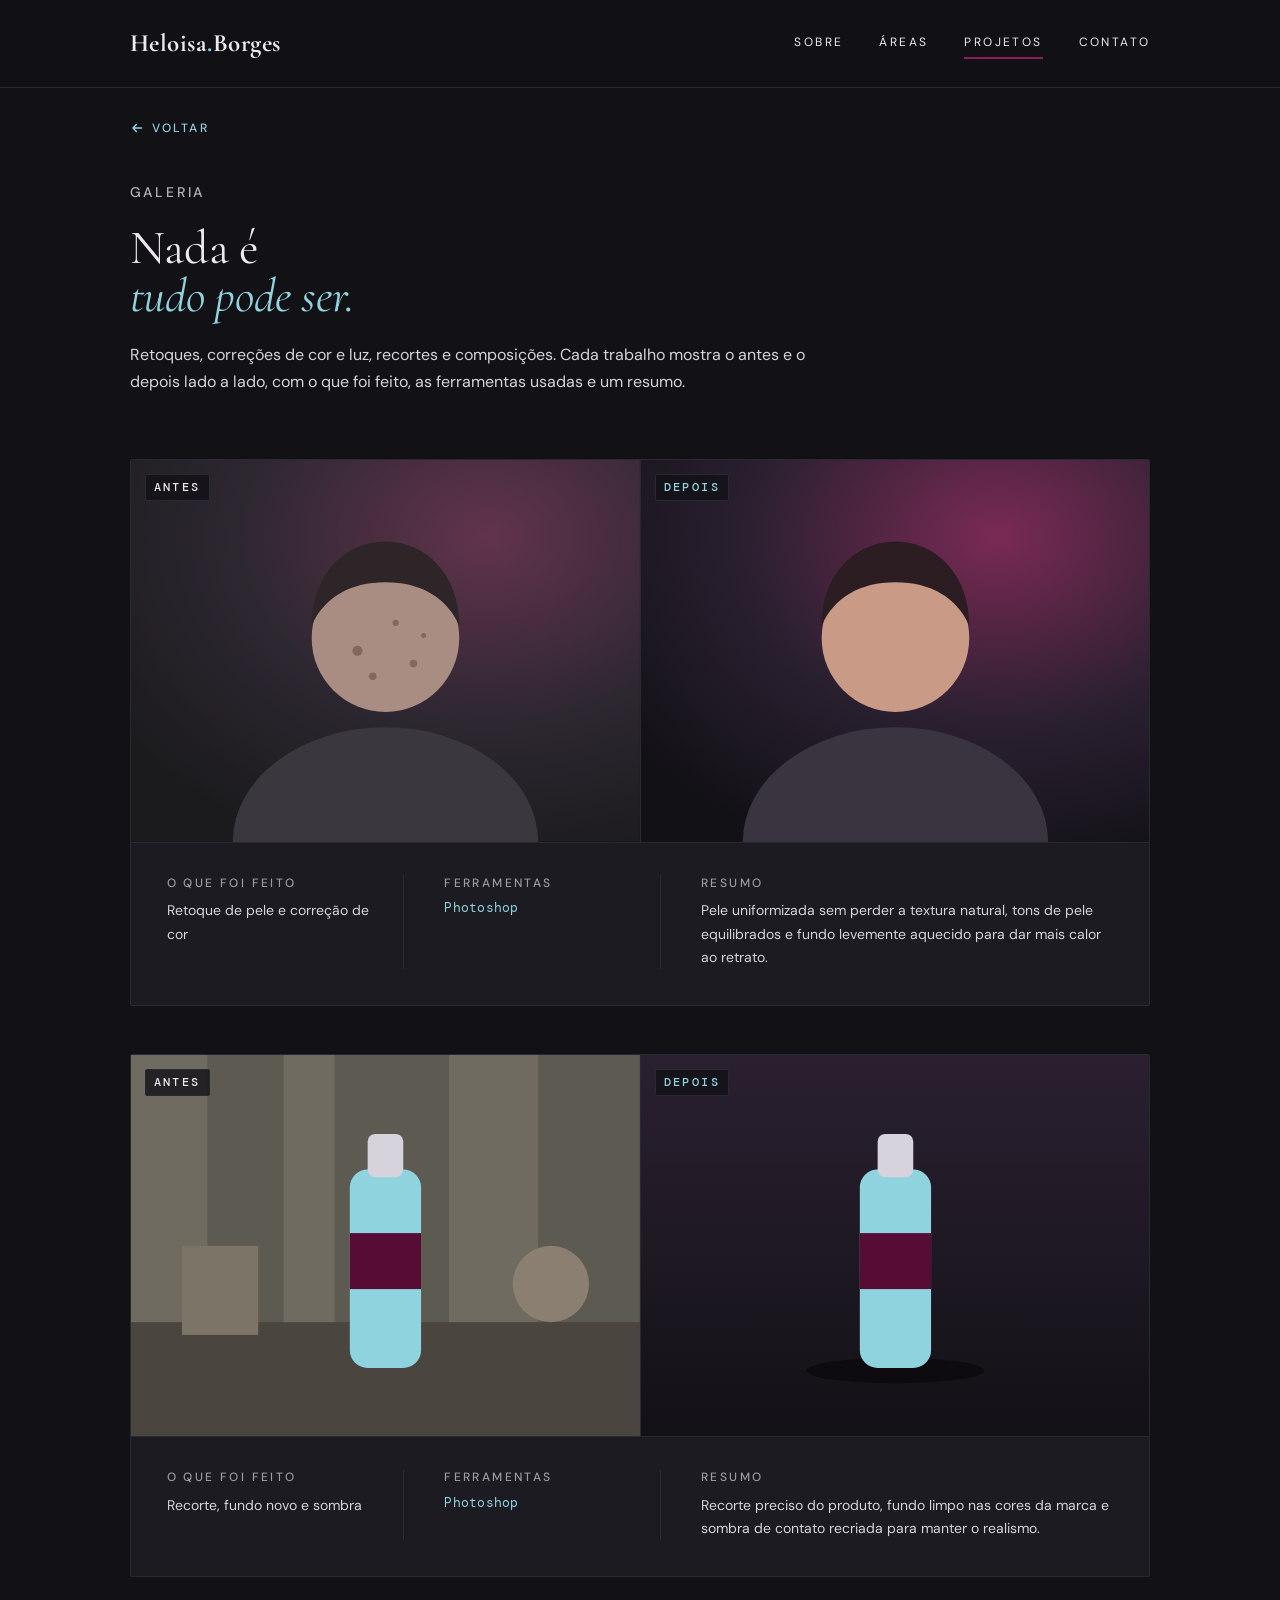
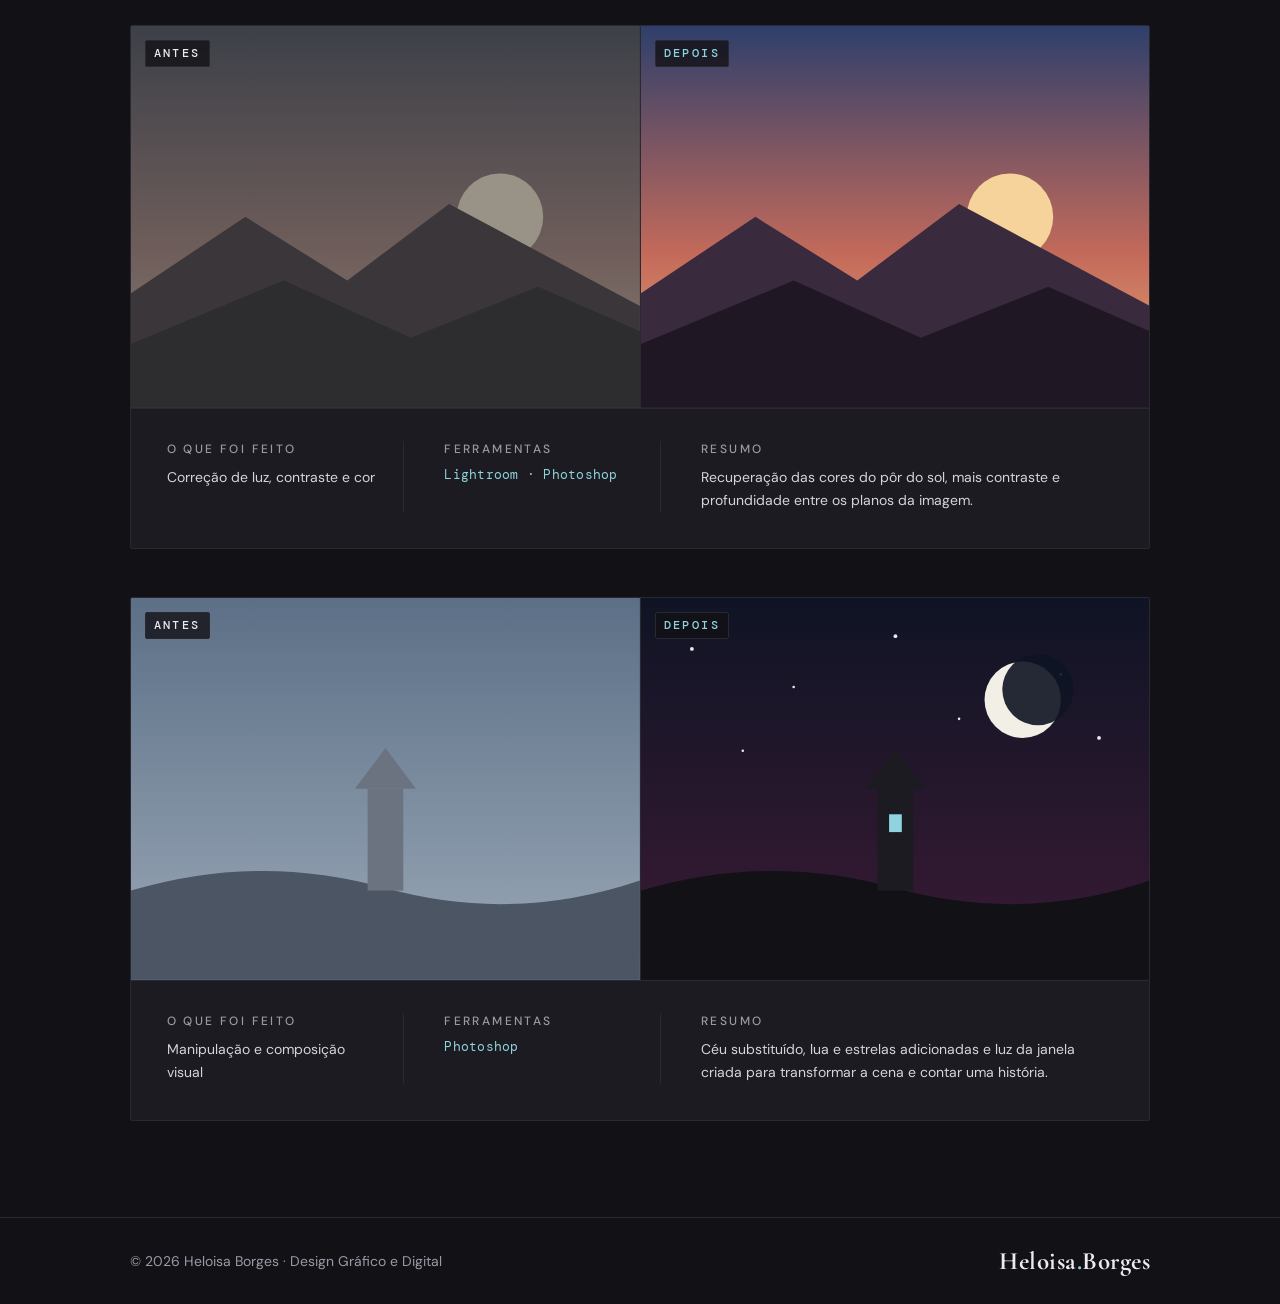
<file: galeria.html>
<!doctype html>
<html lang="pt-BR">
<head>
<meta charset="utf-8">
<meta name="viewport" content="width=device-width, initial-scale=1, viewport-fit=cover">
<title>Galeria · Heloisa Borges</title>
<link rel="icon" href="favicon.ico" sizes="any">
<link rel="icon" href="img/favicon.svg" type="image/svg+xml">
<link rel="apple-touch-icon" href="img/apple-touch-icon.png">
<meta name="description" content="Galeria de edição e tratamento de imagem de Heloisa Borges: antes e depois de retoques, correções, recortes e composições.">
<meta name="theme-color" content="#121116">
<link rel="preconnect" href="https://fonts.googleapis.com">
<link rel="preconnect" href="https://fonts.gstatic.com" crossorigin>
<link rel="stylesheet" href="https://fonts.googleapis.com/css2?family=Cormorant+Garamond:ital,wght@0,300;0,400;0,500;0,600;0,700;1,300;1,400;1,500;1,600&family=DM+Sans:opsz,wght@9..40,400;9..40,500;9..40,600;9..40,700&family=DM+Mono:wght@400;500&display=swap">
<link rel="stylesheet" href="css/cores.css">
<link rel="stylesheet" href="css/tipografia.css">
<link rel="stylesheet" href="css/estilo.css">
<link rel="stylesheet" href="css/galeria.css">
</head>
<body>

<header class="nav">
  <div class="inner">
    <a class="logo" href="./">Heloisa<span>.</span>Borges</a>
    <nav aria-label="Principal"><ul><li><a href="./#sobre">Sobre</a></li><li><a href="./#areas">Áreas</a></li><li><a class="ativo" aria-current="true" href="./#projetos">Projetos</a></li><li><a href="./#contato">Contato</a></li></ul></nav>
  </div>
</header>

<main>
  <section class="block" id="galeria" aria-labelledby="h-galeria">
    <div class="inner">
      <div class="cabecalho">
        <a class="voltar" href="./#projetos"><svg viewBox="0 0 24 24" aria-hidden="true" fill="none" stroke="currentColor" stroke-width="2.4" stroke-linecap="round" stroke-linejoin="round"><path d="M20 12H5M11 6l-6 6 6 6"/></svg><span class="voltar__texto">Voltar</span></a>
        <span class="label label-secao">Galeria</span>
        <h1 class="h2" id="h-galeria">Nada é<br><span>tudo pode ser.</span></h1>
        <p class="galeria__intro">Retoques, correções de cor e luz, recortes e composições. Cada trabalho mostra o antes e o depois lado a lado, com o que foi feito, as ferramentas usadas e um resumo.</p>
      </div>

      <div class="trabalhos">
        <!-- Para trocar pelas fotos reais: substitua cada <div class="foto__img" data-cena="..."> por <img src="img/galeria/nome-antes.jpg" alt="..."> (proporção 4:3). -->
        <article class="trabalho">
          <div class="trabalho__fotos">
            <figure class="foto"><div class="foto__img" data-cena="retrato" data-estado="antes"></div><figcaption class="etq">Antes</figcaption></figure>
            <figure class="foto"><div class="foto__img" data-cena="retrato"></div><figcaption class="etq etq--depois">Depois</figcaption></figure>
          </div>
          <div class="trabalho__info">
            <dl class="trabalho__dados">
              <div><dt>O que foi feito</dt><dd>Retoque de pele e correção de cor</dd></div>
              <div><dt>Ferramentas</dt><dd class="ferramentas">Photoshop</dd></div>
              <div class="resumo"><dt>Resumo</dt><dd>Pele uniformizada sem perder a textura natural, tons de pele equilibrados e fundo levemente aquecido para dar mais calor ao retrato.</dd></div>
            </dl>
          </div>
        </article>

        <article class="trabalho">
          <div class="trabalho__fotos">
            <figure class="foto"><div class="foto__img" data-cena="produto" data-estado="antes"></div><figcaption class="etq">Antes</figcaption></figure>
            <figure class="foto"><div class="foto__img" data-cena="produto"></div><figcaption class="etq etq--depois">Depois</figcaption></figure>
          </div>
          <div class="trabalho__info">
            <dl class="trabalho__dados">
              <div><dt>O que foi feito</dt><dd>Recorte, fundo novo e sombra</dd></div>
              <div><dt>Ferramentas</dt><dd class="ferramentas">Photoshop</dd></div>
              <div class="resumo"><dt>Resumo</dt><dd>Recorte preciso do produto, fundo limpo nas cores da marca e sombra de contato recriada para manter o realismo.</dd></div>
            </dl>
          </div>
        </article>

        <article class="trabalho">
          <div class="trabalho__fotos">
            <figure class="foto"><div class="foto__img" data-cena="paisagem" data-estado="antes"></div><figcaption class="etq">Antes</figcaption></figure>
            <figure class="foto"><div class="foto__img" data-cena="paisagem"></div><figcaption class="etq etq--depois">Depois</figcaption></figure>
          </div>
          <div class="trabalho__info">
            <dl class="trabalho__dados">
              <div><dt>O que foi feito</dt><dd>Correção de luz, contraste e cor</dd></div>
              <div><dt>Ferramentas</dt><dd class="ferramentas">Lightroom · Photoshop</dd></div>
              <div class="resumo"><dt>Resumo</dt><dd>Recuperação das cores do pôr do sol, mais contraste e profundidade entre os planos da imagem.</dd></div>
            </dl>
          </div>
        </article>

        <article class="trabalho">
          <div class="trabalho__fotos">
            <figure class="foto"><div class="foto__img" data-cena="composicao" data-estado="antes"></div><figcaption class="etq">Antes</figcaption></figure>
            <figure class="foto"><div class="foto__img" data-cena="composicao"></div><figcaption class="etq etq--depois">Depois</figcaption></figure>
          </div>
          <div class="trabalho__info">
            <dl class="trabalho__dados">
              <div><dt>O que foi feito</dt><dd>Manipulação e composição visual</dd></div>
              <div><dt>Ferramentas</dt><dd class="ferramentas">Photoshop</dd></div>
              <div class="resumo"><dt>Resumo</dt><dd>Céu substituído, lua e estrelas adicionadas e luz da janela criada para transformar a cena e contar uma história.</dd></div>
            </dl>
          </div>
        </article>
      </div>
    </div>
    <div class="topo-area"><button type="button" class="topo-btn" aria-label="Voltar ao topo da galeria"><svg class="anel" viewBox="0 0 52 52" aria-hidden="true"><circle class="trilha" cx="26" cy="26" r="24"/><circle class="prog" cx="26" cy="26" r="24"/></svg><svg class="seta-topo" viewBox="0 0 24 24" aria-hidden="true" fill="none" stroke="currentColor" stroke-width="2.4" stroke-linecap="round" stroke-linejoin="round"><path d="M12 20V5M6 11l6-6 6 6"/></svg></button></div>
  </section>
</main>

<footer class="rodape"><div class="inner"><p>© <span data-ano>2026</span> Heloisa Borges · Design Gráfico e Digital</p><span class="rodape__logo">Heloisa<span>.</span>Borges</span></div></footer>

<script src="js/site.js"></script>
<script src="js/galeria.js"></script>
</body>
</html>
</file>
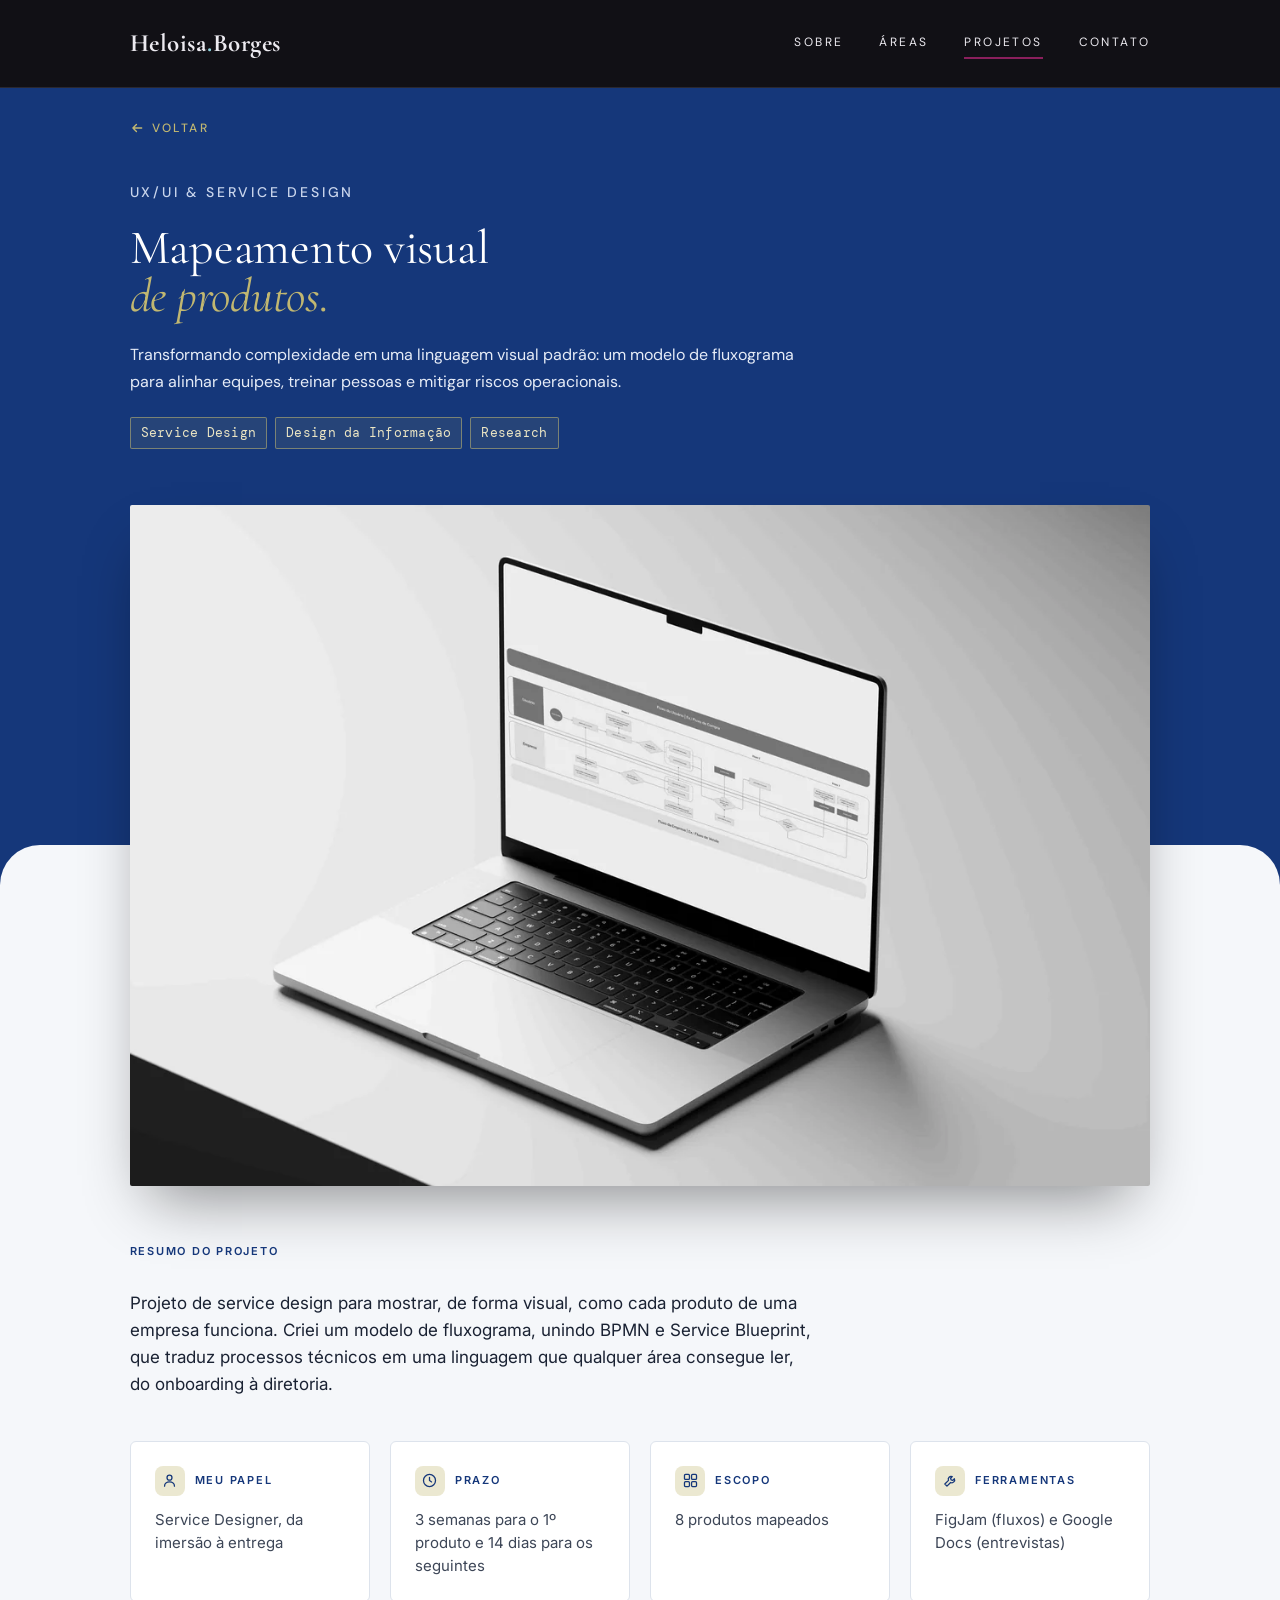
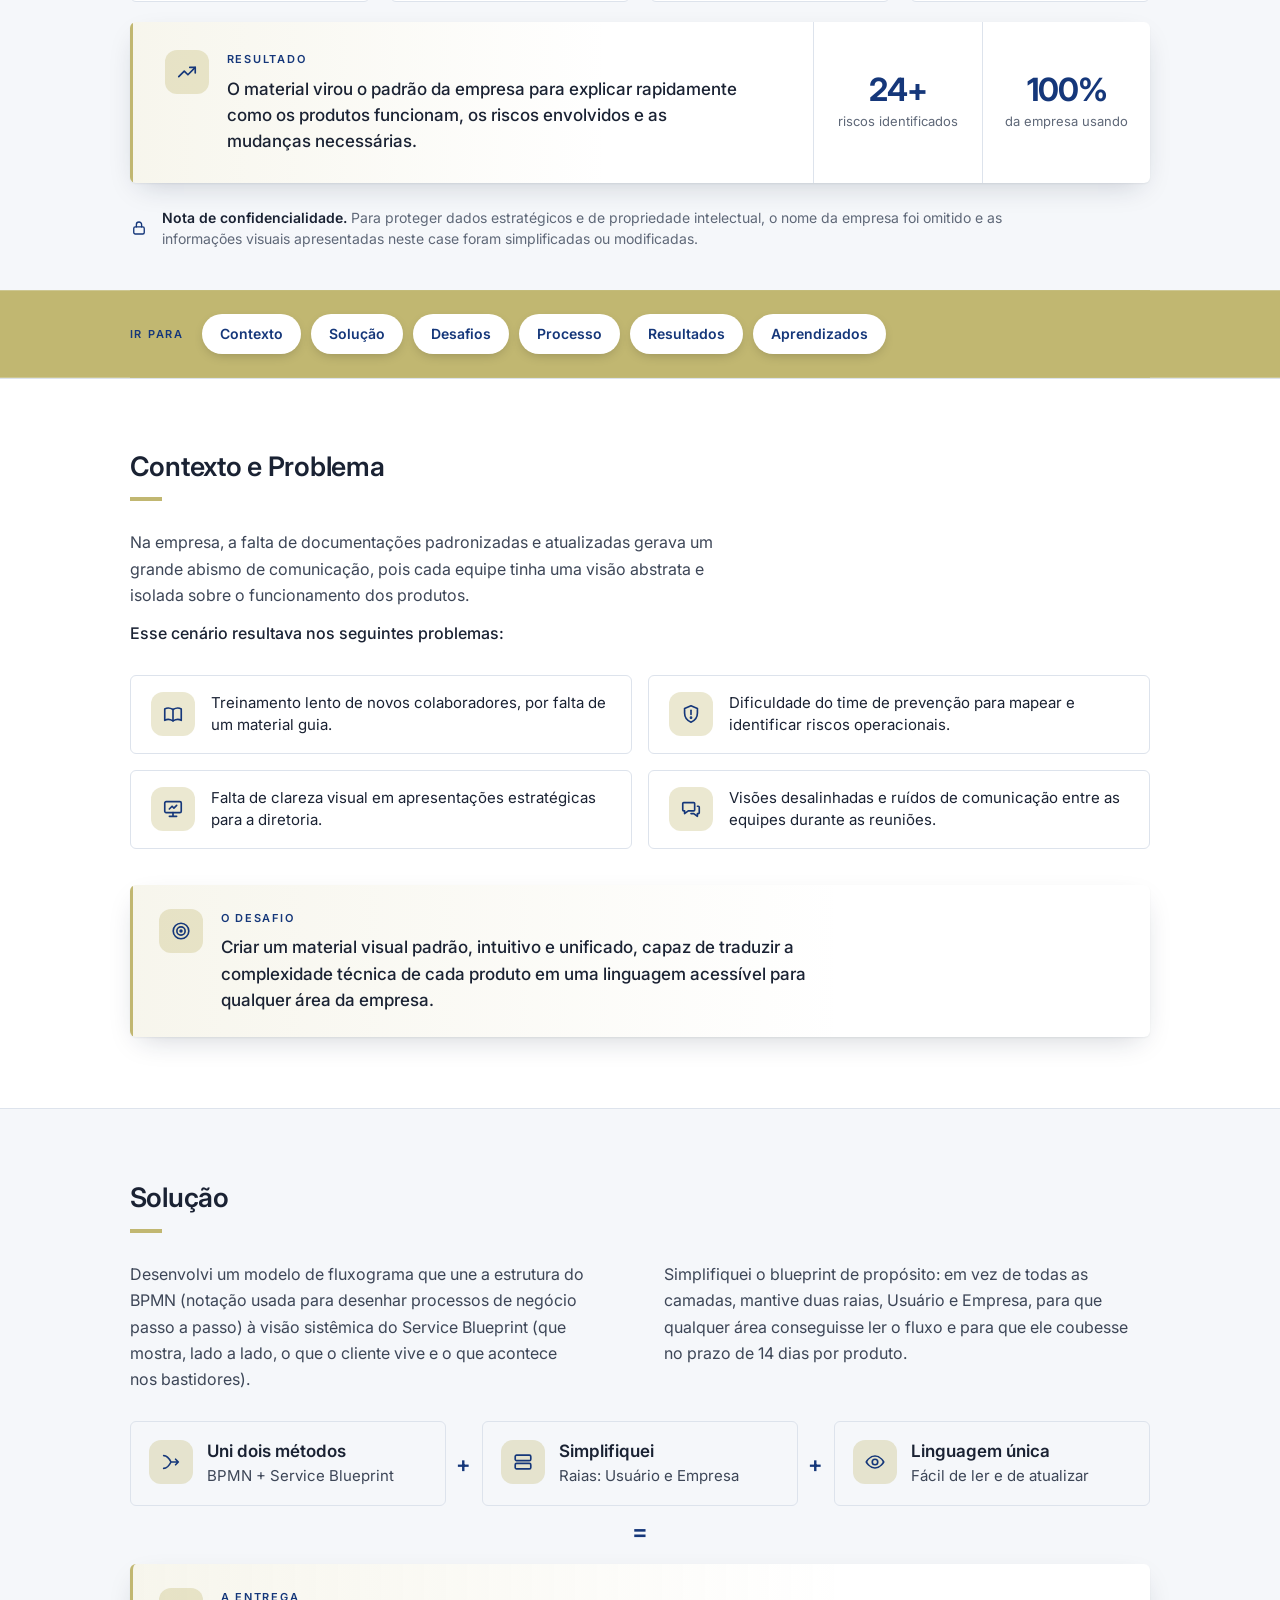
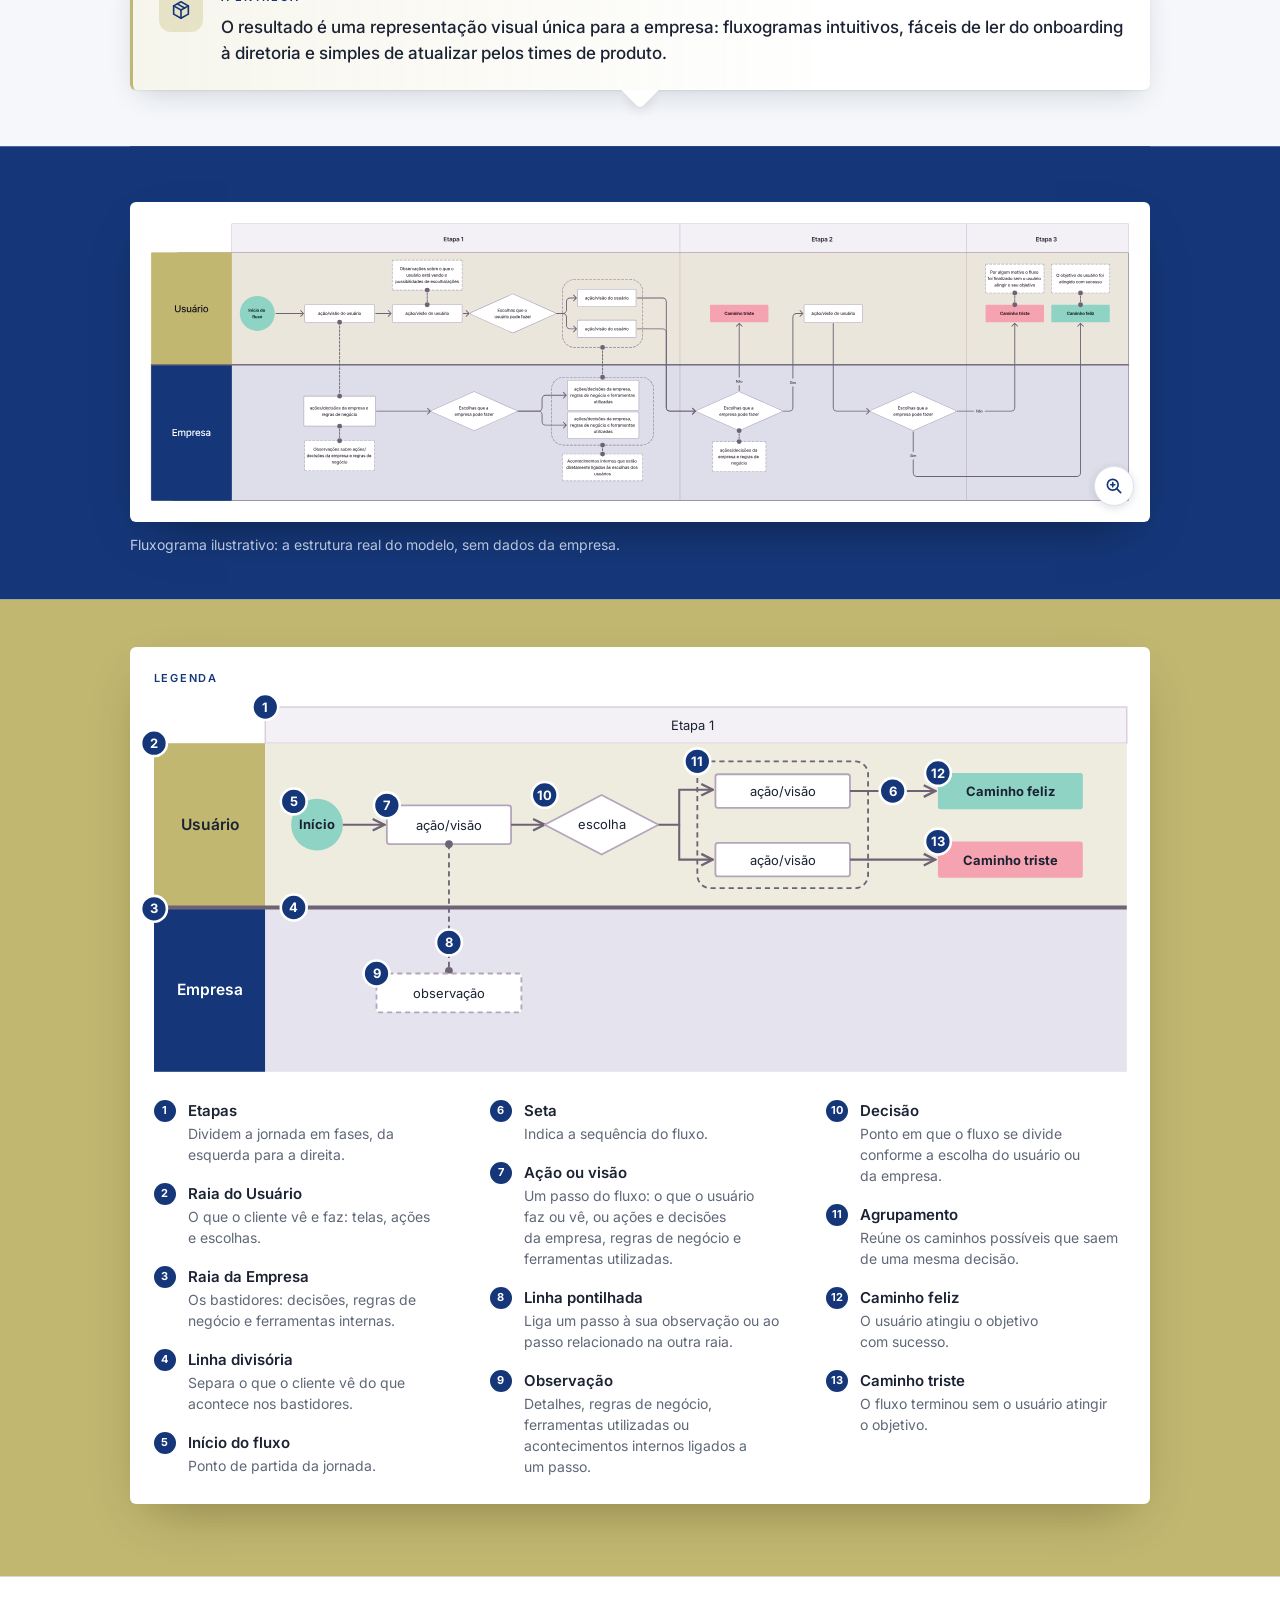
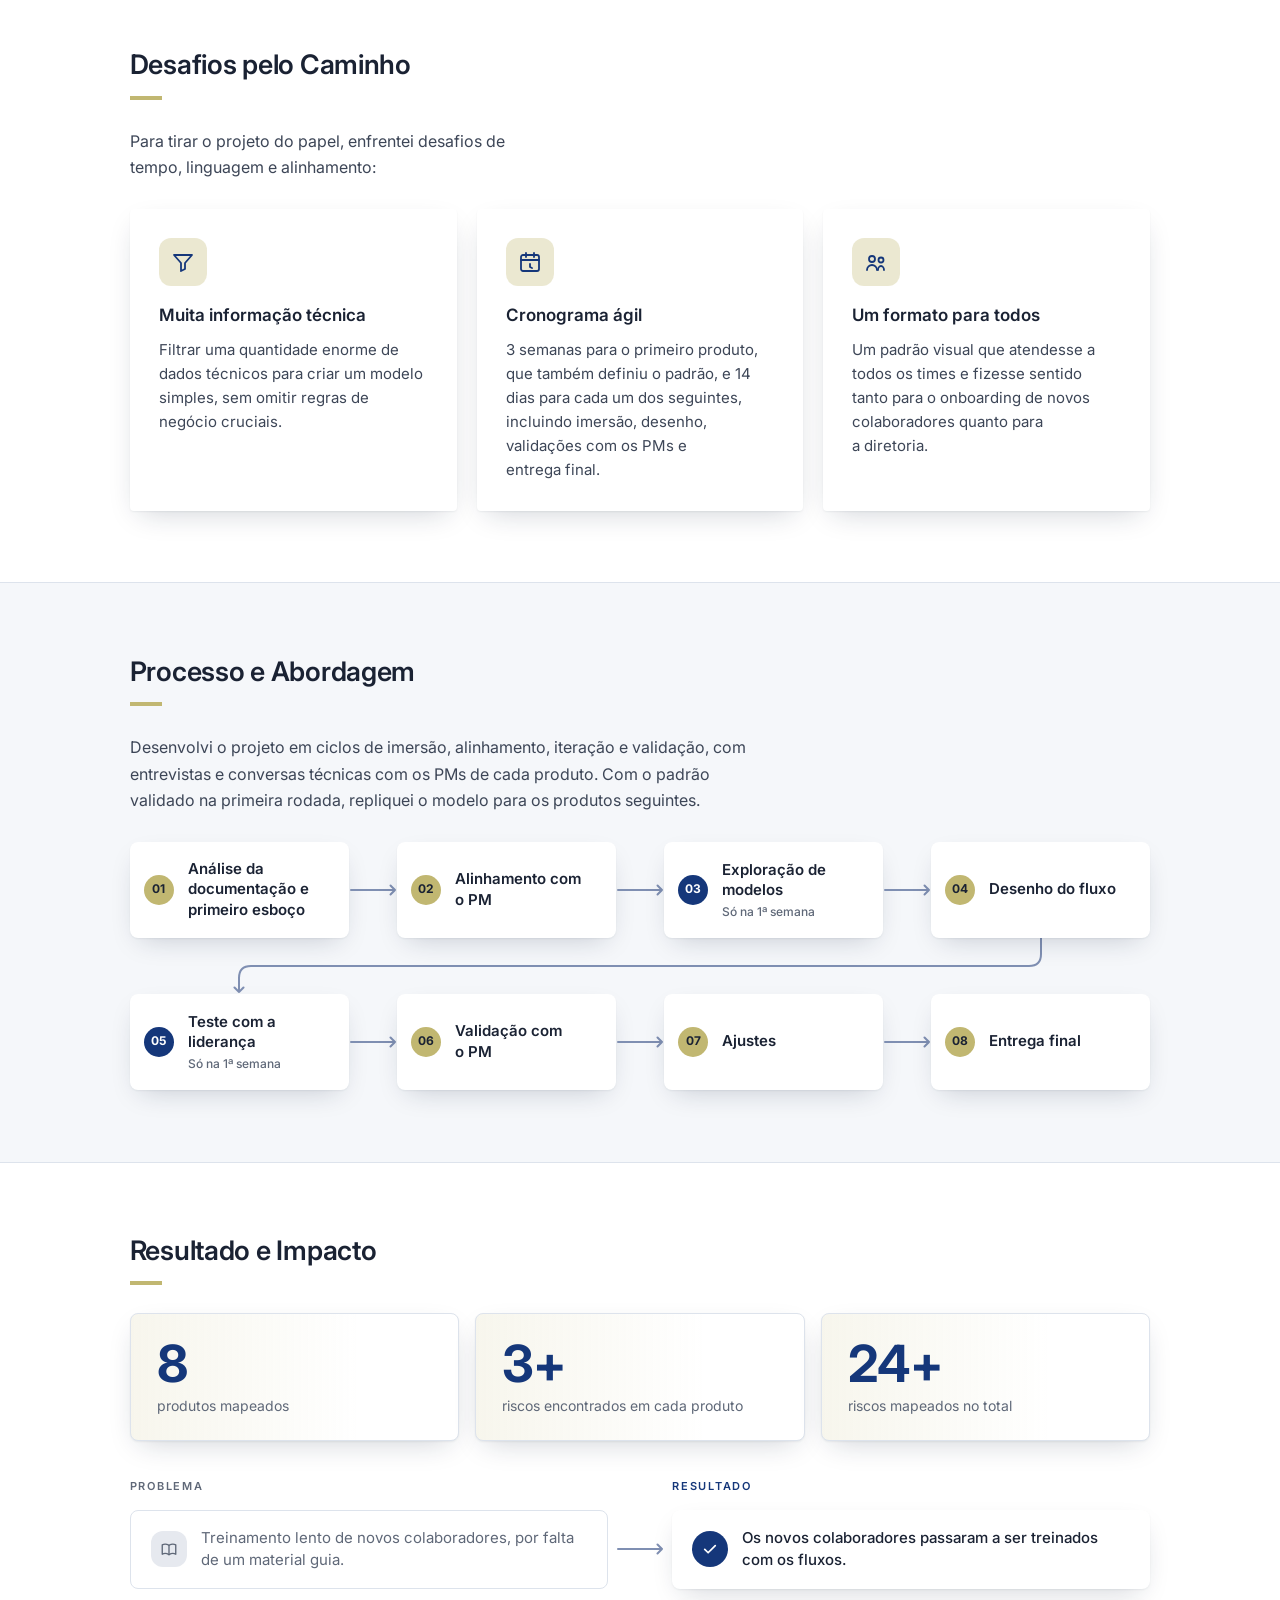
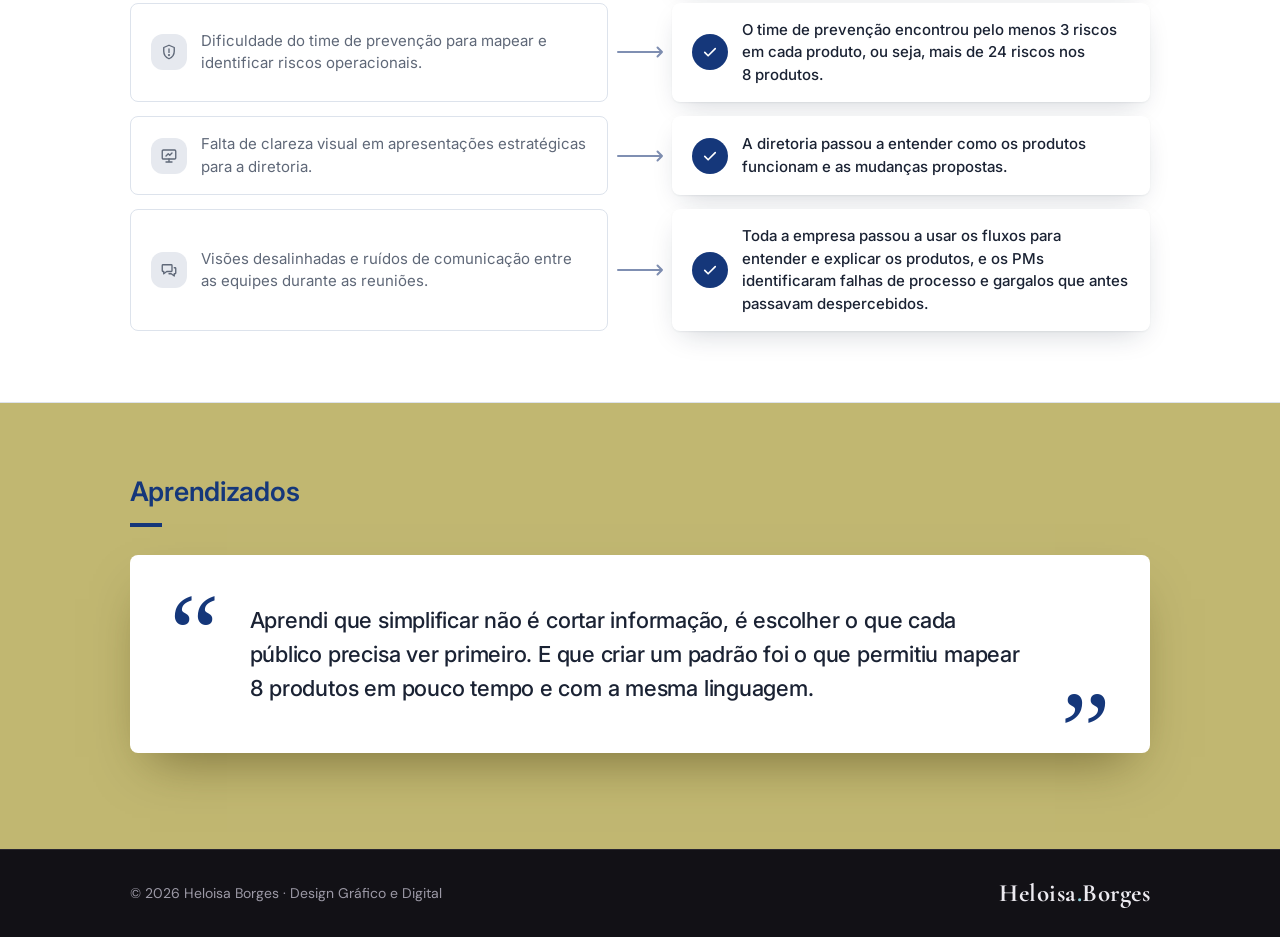
<file: mapeamento-visual.html>
<!doctype html>
<html lang="pt-BR">
<head>
<meta charset="utf-8">
<meta name="viewport" content="width=device-width, initial-scale=1, viewport-fit=cover">
<title>Mapeamento Visual de Produtos · Heloisa Borges</title>
<link rel="icon" href="favicon.ico" sizes="any">
<link rel="icon" href="img/favicon.svg" type="image/svg+xml">
<link rel="apple-touch-icon" href="img/apple-touch-icon.png">
<meta name="description" content="Case de Service Design de Heloisa Borges: um padrão visual para mapear produtos, alinhar equipes e mitigar riscos operacionais. 8 produtos mapeados.">
<meta name="theme-color" content="#121116">
<link rel="preconnect" href="https://fonts.googleapis.com">
<link rel="preconnect" href="https://fonts.gstatic.com" crossorigin>
<link rel="stylesheet" href="https://fonts.googleapis.com/css2?family=Cormorant+Garamond:ital,wght@0,300;0,400;0,500;0,600;0,700;1,300;1,400;1,500;1,600&family=DM+Sans:opsz,wght@9..40,400;9..40,500;9..40,600;9..40,700&family=DM+Mono:wght@400;500&family=Inter:wght@400;500;600;700&display=swap">
<link rel="stylesheet" href="css/cores.css">
<link rel="stylesheet" href="css/tipografia.css">
<link rel="stylesheet" href="css/estilo.css">
<link rel="stylesheet" href="css/galeria.css">
<link rel="stylesheet" href="css/case.css">
</head>
<body>

<header class="nav">
  <div class="inner">
    <a class="logo" href="./">Heloisa<span>.</span>Borges</a>
    <nav aria-label="Principal"><ul><li><a href="./#sobre">Sobre</a></li><li><a href="./#areas">Áreas</a></li><li><a class="ativo" aria-current="true" href="./#projetos">Projetos</a></li><li><a href="./#contato">Contato</a></li></ul></nav>
  </div>
</header>

<main>
  <section class="block" id="case" aria-labelledby="h-case">
    <div class="inner">

      <div class="cabecalho">
        <a class="voltar" href="./#projetos"><svg viewBox="0 0 24 24" aria-hidden="true" fill="none" stroke="currentColor" stroke-width="2.4" stroke-linecap="round" stroke-linejoin="round"><path d="M20 12H5M11 6l-6 6 6 6"/></svg><span class="voltar__texto">Voltar</span></a>
        <span class="label label-secao">UX/UI &amp; Service Design</span>
        <h1 class="h2" id="h-case">Mapeamento visual<br><span>de produtos.</span></h1>
        <p class="case__intro">Transformando complexidade em uma linguagem visual padrão: um modelo de fluxograma para alinhar equipes, treinar pessoas e mitigar riscos operacionais.</p>
        <ul class="case__tags" aria-label="Tags"><li class="chip">Service Design</li><li class="chip">Design da Informação</li><li class="chip">Research</li></ul>
      </div>
    </div>

    <div class="case__universo">
    <div class="inner">

      <figure class="case__topo">
        <img src="img/mapeamento/topo-1200.webp" srcset="img/mapeamento/topo-1200.webp 1200w, img/mapeamento/topo-2000.webp 2000w" sizes="(max-width:1200px) 100vw, 980px" width="1200" height="800" alt="Notebook mostrando o fluxograma do mapeamento visual, com as raias do usuário e da empresa">
      </figure>
      <div class="resumo" role="group" aria-label="Resumo do projeto">
        <p class="resumo__titulo">Resumo do projeto</p>
        <p class="resumo__texto">Projeto de service design para mostrar, de forma visual, como cada produto de uma empresa funciona. Criei um modelo de fluxograma, unindo BPMN e Service Blueprint, que traduz processos técnicos em uma linguagem que qualquer área consegue ler, do onboarding à diretoria.</p>
        <div class="resumo__cartoes">
          <div class="resumo__cartao"><span class="resumo__icone" aria-hidden="true"><svg viewBox="0 0 24 24" fill="none" stroke="currentColor" stroke-width="1.8" stroke-linecap="round" stroke-linejoin="round"><circle cx="12" cy="8" r="3.5"/><path d="M5 20c0-3.6 3.1-6 7-6s7 2.4 7 6"/></svg></span><h2 class="resumo__rotulo">Meu papel</h2><p><b>Service Designer</b>, da imersão à entrega</p></div>
          <div class="resumo__cartao"><span class="resumo__icone" aria-hidden="true"><svg viewBox="0 0 24 24" fill="none" stroke="currentColor" stroke-width="1.8" stroke-linecap="round" stroke-linejoin="round"><circle cx="12" cy="12" r="8.5"/><path d="M12 7.5V12l3 2"/></svg></span><h2 class="resumo__rotulo">Prazo</h2><p><b>3 semanas</b> para o 1º produto e <b>14 dias</b> para os seguintes</p></div>
          <div class="resumo__cartao"><span class="resumo__icone" aria-hidden="true"><svg viewBox="0 0 24 24" fill="none" stroke="currentColor" stroke-width="1.8" stroke-linecap="round" stroke-linejoin="round"><rect x="3.5" y="3.5" width="7" height="7" rx="1.5"/><rect x="13.5" y="3.5" width="7" height="7" rx="1.5"/><rect x="3.5" y="13.5" width="7" height="7" rx="1.5"/><rect x="13.5" y="13.5" width="7" height="7" rx="1.5"/></svg></span><h2 class="resumo__rotulo">Escopo</h2><p><b>8 produtos</b> mapeados</p></div>
          <div class="resumo__cartao"><span class="resumo__icone" aria-hidden="true"><svg viewBox="0 0 24 24" fill="none" stroke="currentColor" stroke-width="1.8" stroke-linecap="round" stroke-linejoin="round"><path d="M14.5 6.5a4 4 0 0 0-5.3 5.3L4 17l3 3 5.2-5.2a4 4 0 0 0 5.3-5.3l-2.3 2.3-2.4-.6-.6-2.4z"/></svg></span><h2 class="resumo__rotulo">Ferramentas</h2><p>FigJam (fluxos) e Google Docs (entrevistas)</p></div>
        </div>
        <div class="resultado">
          <div class="resultado__texto"><span class="resumo__icone" aria-hidden="true"><svg viewBox="0 0 24 24" fill="none" stroke="currentColor" stroke-width="1.8" stroke-linecap="round" stroke-linejoin="round"><path d="M3 17l6-6 4 4 8-8"/><path d="M15 7h6v6"/></svg></span><div><h2 class="resumo__rotulo">Resultado</h2><p>O material virou o padrão da empresa para explicar rapidamente como os produtos funcionam, os riscos envolvidos e as mudanças necessárias.</p></div></div>
          <dl class="resultado__numeros"><div><dt>24+</dt><dd>riscos identificados</dd></div><div><dt>100%</dt><dd>da empresa usando</dd></div></dl>
        </div>
        <p class="nota"><span class="resumo__icone nota__icone" aria-hidden="true"><svg viewBox="0 0 24 24" fill="none" stroke="currentColor" stroke-width="1.8" stroke-linecap="round" stroke-linejoin="round"><rect x="5" y="10.5" width="14" height="9.5" rx="2"/><path d="M8.5 10.5V7.5a3.5 3.5 0 0 1 7 0v3"/></svg></span><span><b>Nota de confidencialidade.</b> Para proteger dados estratégicos e de propriedade intelectual, o nome da empresa foi omitido e as informações visuais apresentadas neste case foram simplificadas ou modificadas.</span></p>
      </div>

      <nav class="guia" aria-label="Ir para as seções do projeto"><span class="guia__rot">Ir para</span><a href="#h-contexto">Contexto</a><a href="#h-solucao">Solução</a><a href="#h-desafios">Desafios</a><a href="#h-processo">Processo</a><a href="#h-resultado">Resultados</a><a href="#h-aprendizados">Aprendizados</a></nav>

      <article class="case__corpo">

        <section class="case__bloco contexto" aria-labelledby="h-contexto">
          <h2 class="subtitulo subtitulo-bloco contexto__titulo" id="h-contexto">Contexto e Problema</h2>
          <div class="contexto__texto">
            <p>Na empresa, a falta de documentações padronizadas e atualizadas gerava um grande abismo de comunicação, pois cada equipe tinha uma visão abstrata e isolada sobre o funcionamento dos produtos.</p>
            <p class="contexto__chamada">Esse cenário resultava nos seguintes problemas:</p>
            
          </div>
          <ul class="contexto__lista" aria-label="Problemas"><li class="contexto__item"><span class="resumo__icone" aria-hidden="true"><svg viewBox="0 0 24 24" fill="none" stroke="currentColor" stroke-width="1.8" stroke-linecap="round" stroke-linejoin="round"><path d="M3 6.5C5.5 5 8.5 5 12 7c3.5-2 6.5-2 9-.5V19c-2.5-1.5-5.5-1.5-9 .5-3.5-2-6.5-2-9-.5z"/><path d="M12 7v12.5"/></svg></span><p>Treinamento lento de novos colaboradores, por falta de um material guia.</p></li><li class="contexto__item"><span class="resumo__icone" aria-hidden="true"><svg viewBox="0 0 24 24" fill="none" stroke="currentColor" stroke-width="1.8" stroke-linecap="round" stroke-linejoin="round"><path d="M12 3l7 3v5c0 4.5-3 8.3-7 10-4-1.7-7-5.5-7-10V6z"/><path d="M12 8v4.5"/><circle cx="12" cy="16" r=".6" fill="currentColor"/></svg></span><p>Dificuldade do time de prevenção para mapear e identificar riscos operacionais.</p></li><li class="contexto__item"><span class="resumo__icone" aria-hidden="true"><svg viewBox="0 0 24 24" fill="none" stroke="currentColor" stroke-width="1.8" stroke-linecap="round" stroke-linejoin="round"><rect x="3" y="4" width="18" height="12" rx="1.5"/><path d="M12 16v4M8 20h8"/><path d="M8 12l3-3 2 2 3-3"/></svg></span><p>Falta de clareza visual em apresentações estratégicas para a diretoria.</p></li><li class="contexto__item"><span class="resumo__icone" aria-hidden="true"><svg viewBox="0 0 24 24" fill="none" stroke="currentColor" stroke-width="1.8" stroke-linecap="round" stroke-linejoin="round"><path d="M4 5h11a1 1 0 0 1 1 1v7a1 1 0 0 1-1 1H9l-4 3v-3H4a1 1 0 0 1-1-1V6a1 1 0 0 1 1-1z"/><path d="M19 9h1a1 1 0 0 1 1 1v6a1 1 0 0 1-1 1h-1v3l-4-3h-3"/></svg></span><p>Visões desalinhadas e ruídos de comunicação entre as equipes durante as reuniões.</p></li></ul>
          <div class="desafio contexto__desafio"><div class="resultado__texto"><span class="resumo__icone" aria-hidden="true"><svg viewBox="0 0 24 24" fill="none" stroke="currentColor" stroke-width="1.8" stroke-linecap="round" stroke-linejoin="round"><circle cx="12" cy="12" r="8.5"/><circle cx="12" cy="12" r="4.5"/><circle cx="12" cy="12" r="1" fill="currentColor"/></svg></span><div><h3 class="resumo__rotulo">O desafio</h3><p>Criar um material visual padrão, intuitivo e unificado, capaz de traduzir a complexidade técnica de cada produto em uma linguagem acessível para qualquer área da empresa.</p></div></div></div>
        </section>

        <section class="case__bloco sol--mais" aria-labelledby="h-solucao">
          <h2 class="subtitulo subtitulo-bloco" id="h-solucao">Solução</h2>
          <div class="case__texto case__colunas">
            <p>Desenvolvi um modelo de fluxograma que une a estrutura do BPMN (notação usada para desenhar processos de negócio passo a passo) à visão sistêmica do Service Blueprint (que mostra, lado a lado, o que o cliente vive e o que acontece nos bastidores).</p>
            <p>Simplifiquei o blueprint de propósito: em vez de todas as camadas, mantive duas raias, Usuário e Empresa, para que qualquer área conseguisse ler o fluxo e para que ele coubesse no prazo de 14 dias por produto.</p>
          </div>

          <ul class="decisoes" aria-label="Decisões de design">
            <li class="decisao"><span class="resumo__icone" aria-hidden="true"><svg viewBox="0 0 24 24" fill="none" stroke="currentColor" stroke-width="1.8" stroke-linecap="round" stroke-linejoin="round"><path d="M4 5c4 0 6 3 8 7M4 19c4 0 6-3 8-7M12 12h8M17 9l3 3-3 3"/></svg></span><h3>Uni dois métodos</h3><p>BPMN + Service Blueprint</p></li>
            <li class="decisao"><span class="resumo__icone" aria-hidden="true"><svg viewBox="0 0 24 24" fill="none" stroke="currentColor" stroke-width="1.8" stroke-linecap="round" stroke-linejoin="round"><rect x="3.5" y="4.5" width="17" height="6" rx="1.5"/><rect x="3.5" y="13.5" width="17" height="6" rx="1.5"/></svg></span><h3>Simplifiquei</h3><p>Raias: Usuário e Empresa</p></li>
            <li class="decisao"><span class="resumo__icone" aria-hidden="true"><svg viewBox="0 0 24 24" fill="none" stroke="currentColor" stroke-width="1.8" stroke-linecap="round" stroke-linejoin="round"><path d="M2.5 12S6 5.5 12 5.5 21.5 12 21.5 12 18 18.5 12 18.5 2.5 12 2.5 12z"/><circle cx="12" cy="12" r="3"/></svg></span><h3>Linguagem única</h3><p>Fácil de ler e de atualizar</p></li>
          </ul>
          <div class="desafio solucao__entrega"><div class="resultado__texto"><span class="resumo__icone" aria-hidden="true"><svg viewBox="0 0 24 24" fill="none" stroke="currentColor" stroke-width="1.8" stroke-linecap="round" stroke-linejoin="round"><path d="M12 3l8 4.5v9L12 21l-8-4.5v-9z"/><path d="M4 7.5l8 4.5 8-4.5"/><path d="M12 12v9"/><path d="M8 5.3l8 4.5"/></svg></span><div><h3 class="resumo__rotulo">A entrega</h3><p>O resultado é uma representação visual única para a empresa: fluxogramas intuitivos, fáceis de ler do onboarding à diretoria e simples de atualizar pelos times de produto.</p></div></div></div>

          <figure class="case__fluxo">
            <div class="case__quadro"><div class="case__rolagem" tabindex="0" role="region" aria-label="Fluxograma ilustrativo (role para os lados no celular)">
              <img src="img/mapeamento/fluxograma.svg" width="6440" height="1840" loading="lazy" decoding="async" alt="Fluxograma ilustrativo em duas raias, Usuário e Empresa, dividido em três etapas. O fluxo começa na raia do usuário, passa por ações, observações e decisões nas duas raias e termina em um caminho feliz ou em um caminho triste.">
            </div><a class="ampliar" href="img/mapeamento/fluxograma.svg" data-zoom data-titulo="Fluxograma ampliado" data-alt="Fluxograma ilustrativo em duas raias, Usuário e Empresa." aria-label="Ampliar fluxograma" title="Ampliar fluxograma"><svg viewBox="0 0 24 24" aria-hidden="true" fill="none" stroke="currentColor" stroke-width="2" stroke-linecap="round" stroke-linejoin="round"><circle cx="10.5" cy="10.5" r="6.5"/><path d="M15.5 15.5 20 20"/><path d="M10.5 8v5M8 10.5h5"/></svg></a></div>
            <figcaption>
              <span>Fluxograma ilustrativo: a estrutura real do modelo, sem dados da empresa.</span>
              <span class="case__dica">Deslize para o lado para ver o fluxo inteiro.</span>
            </figcaption>
          </figure>

          <div class="legenda" aria-labelledby="h-legenda">
            <h3 class="legenda__titulo" id="h-legenda">Legenda</h3>
            <div class="legenda__desenho"><svg class="legenda__anat" viewBox="4 4 752 282" role="img" aria-label="Mini fluxograma com os elementos da legenda numerados de 1 a 13, explicados na lista abaixo">
<defs><marker id="anat-seta" viewBox="0 0 10 10" refX="9" refY="5" markerWidth="7" markerHeight="7" orient="auto"><path d="M1 1l8 4-8 4" fill="none" stroke="#6E6274" stroke-width="1.6"/></marker></defs>
<rect x="90" y="4" width="666" height="28" fill="#F4F1F6" stroke="#D7C7DC"/><text class="anat__tx" x="420" y="22">Etapa 1</text>
<rect x="4" y="32" width="86" height="126" fill="#C1B771"/><text class="anat__raia" x="47" y="99">Usuário</text>
<rect x="90" y="32" width="666" height="126" fill="#EEEBDF"/>
<rect x="4" y="160" width="86" height="126" fill="#15377A"/><text class="anat__raia" x="47" y="227" style="fill:#fff">Empresa</text>
<rect x="90" y="160" width="666" height="126" fill="#E4E3EE"/>
<line x1="4" y1="159" x2="756" y2="159" stroke="#6E6274" stroke-width="3"/>
<circle cx="130" cy="95" r="20" fill="#8ED3C3"/><text class="anat__tx anat__tx--b" x="130" y="98">Início</text>
<line x1="150" y1="95" x2="182" y2="95" stroke="#6E6274" stroke-width="1.6" marker-end="url(#anat-seta)"/>
<rect x="184" y="80" width="96" height="30" rx="2" fill="#fff" stroke="#B3A6BB" stroke-width="1.4"/><text class="anat__tx" x="232" y="99">ação/visão</text>
<line x1="280" y1="95" x2="306" y2="95" stroke="#6E6274" stroke-width="1.6" marker-end="url(#anat-seta)"/>
<polygon points="350,72 394,95 350,118 306,95" fill="#fff" stroke="#B3A6BB" stroke-width="1.4" stroke-linejoin="round"/><text class="anat__tx" x="350" y="98">escolha</text>
<rect x="424" y="46" width="132" height="98" rx="10" fill="none" stroke="#6E6274" stroke-width="1.4" stroke-dasharray="4 3"/>
<path d="M394 95H410V68H436" fill="none" stroke="#6E6274" stroke-width="1.6" marker-end="url(#anat-seta)"/>
<path d="M410 95V122H436" fill="none" stroke="#6E6274" stroke-width="1.6" marker-end="url(#anat-seta)"/>
<rect x="438" y="56" width="104" height="26" rx="2" fill="#fff" stroke="#B3A6BB" stroke-width="1.4"/><text class="anat__tx" x="490" y="73">ação/visão</text>
<rect x="438" y="109" width="104" height="26" rx="2" fill="#fff" stroke="#B3A6BB" stroke-width="1.4"/><text class="anat__tx" x="490" y="126">ação/visão</text>
<line x1="542" y1="69" x2="608" y2="69" stroke="#6E6274" stroke-width="1.6" marker-end="url(#anat-seta)"/>
<line x1="542" y1="122" x2="608" y2="122" stroke="#6E6274" stroke-width="1.6" marker-end="url(#anat-seta)"/>
<rect x="610" y="55" width="112" height="28" rx="2" fill="#8ED3C3"/><text class="anat__tx anat__tx--b" x="666" y="73">Caminho feliz</text>
<rect x="610" y="108" width="112" height="28" rx="2" fill="#F5A3B1"/><text class="anat__tx anat__tx--b" x="666" y="126">Caminho triste</text>
<line x1="232" y1="110" x2="232" y2="208" stroke="#6E6274" stroke-width="1.4" stroke-dasharray="4 3"/><circle cx="232" cy="110" r="3" fill="#6E6274"/><circle cx="232" cy="208" r="3" fill="#6E6274"/>
<rect x="176" y="210" width="112" height="30" rx="2" fill="#fff" stroke="#B3A6BB" stroke-width="1.4" stroke-dasharray="4 3"/><text class="anat__tx" x="232" y="229">observação</text>
<g class="anat__num"><circle cx="90" cy="4" r="10"/><text x="90" y="7.6">1</text></g><g class="anat__num"><circle cx="4" cy="32" r="10"/><text x="4" y="35.6">2</text></g><g class="anat__num"><circle cx="4" cy="160" r="10"/><text x="4" y="163.6">3</text></g><g class="anat__num"><circle cx="112" cy="159" r="10"/><text x="112" y="162.6">4</text></g><g class="anat__num"><circle cx="112" cy="77" r="10"/><text x="112" y="80.6">5</text></g><g class="anat__num"><circle cx="575" cy="69" r="10"/><text x="575" y="72.6">6</text></g><g class="anat__num"><circle cx="184" cy="80" r="10"/><text x="184" y="83.6">7</text></g><g class="anat__num"><circle cx="232" cy="186" r="10"/><text x="232" y="189.6">8</text></g><g class="anat__num"><circle cx="176" cy="210" r="10"/><text x="176" y="213.6">9</text></g><g class="anat__num"><circle cx="306" cy="72" r="10"/><text x="306" y="75.6">10</text></g><g class="anat__num"><circle cx="424" cy="46" r="10"/><text x="424" y="49.6">11</text></g><g class="anat__num"><circle cx="610" cy="55" r="10"/><text x="610" y="58.6">12</text></g><g class="anat__num"><circle cx="610" cy="108" r="10"/><text x="610" y="111.6">13</text></g>
</svg></div>
            <ol class="legenda__lista"><li><span class="legenda__n" aria-hidden="true">1</span><div><b>Etapas</b><span>Dividem a jornada em fases, da esquerda para a direita.</span></div></li><li><span class="legenda__n" aria-hidden="true">2</span><div><b>Raia do Usuário</b><span>O que o cliente vê e faz: telas, ações e escolhas.</span></div></li><li><span class="legenda__n" aria-hidden="true">3</span><div><b>Raia da Empresa</b><span>Os bastidores: decisões, regras de negócio e ferramentas internas.</span></div></li><li><span class="legenda__n" aria-hidden="true">4</span><div><b>Linha divisória</b><span>Separa o que o cliente vê do que acontece nos bastidores.</span></div></li><li><span class="legenda__n" aria-hidden="true">5</span><div><b>Início do fluxo</b><span>Ponto de partida da jornada.</span></div></li><li><span class="legenda__n" aria-hidden="true">6</span><div><b>Seta</b><span>Indica a sequência do fluxo.</span></div></li><li><span class="legenda__n" aria-hidden="true">7</span><div><b>Ação ou visão</b><span>Um passo do fluxo: o que o usuário faz ou vê, ou ações e decisões da empresa, regras de negócio e ferramentas utilizadas.</span></div></li><li><span class="legenda__n" aria-hidden="true">8</span><div><b>Linha pontilhada</b><span>Liga um passo à sua observação ou ao passo relacionado na outra raia.</span></div></li><li><span class="legenda__n" aria-hidden="true">9</span><div><b>Observação</b><span>Detalhes, regras de negócio, ferramentas utilizadas ou acontecimentos internos ligados a um passo.</span></div></li><li><span class="legenda__n" aria-hidden="true">10</span><div><b>Decisão</b><span>Ponto em que o fluxo se divide conforme a escolha do usuário ou da empresa.</span></div></li><li><span class="legenda__n" aria-hidden="true">11</span><div><b>Agrupamento</b><span>Reúne os caminhos possíveis que saem de uma mesma decisão.</span></div></li><li><span class="legenda__n" aria-hidden="true">12</span><div><b>Caminho feliz</b><span>O usuário atingiu o objetivo com sucesso.</span></div></li><li><span class="legenda__n" aria-hidden="true">13</span><div><b>Caminho triste</b><span>O fluxo terminou sem o usuário atingir o objetivo.</span></div></li></ol>
          </div>
        </section>

        <section class="case__bloco" aria-labelledby="h-desafios">
          <h2 class="subtitulo subtitulo-bloco" id="h-desafios">Desafios pelo Caminho</h2>
          <div class="case__texto">
            <p>Para tirar o projeto do papel, enfrentei desafios de tempo, <span class="sem-quebra">linguagem e alinhamento:</span></p>
          </div>
          <ul class="cartoes cartoes--3">
            <li class="cartao"><span class="cartao__icone" aria-hidden="true"><svg viewBox="0 0 24 24" fill="none" stroke="currentColor" stroke-width="1.8" stroke-linecap="round" stroke-linejoin="round"><path d="M3 5h18l-7 8v6l-4 2v-8z"/></svg></span><h3>Muita informação técnica</h3><p>Filtrar uma quantidade enorme de dados técnicos para criar um modelo simples, sem omitir regras de negócio cruciais.</p></li>
            <li class="cartao"><span class="cartao__icone" aria-hidden="true"><svg viewBox="0 0 24 24" fill="none" stroke="currentColor" stroke-width="1.8" stroke-linecap="round" stroke-linejoin="round"><rect x="3" y="5" width="18" height="16" rx="2"/><path d="M3 10h18M8 3v4M16 3v4"/><path d="M12 14v3l2 1"/></svg></span><h3>Cronograma ágil</h3><p>3 semanas para o primeiro produto, que também definiu o padrão, e 14 dias para cada um dos seguintes, incluindo imersão, desenho, validações com os PMs e entrega final.</p></li>
            <li class="cartao"><span class="cartao__icone" aria-hidden="true"><svg viewBox="0 0 24 24" fill="none" stroke="currentColor" stroke-width="1.8" stroke-linecap="round" stroke-linejoin="round"><circle cx="8" cy="9" r="3"/><circle cx="17" cy="10" r="2.5"/><path d="M3 20c0-3 2.5-5 5-5s5 2 5 5"/><path d="M14 20c0-2.2 1.4-4 3-4s3 1.8 3 4"/></svg></span><h3>Um formato para todos</h3><p>Um padrão visual que atendesse a todos os times e fizesse sentido tanto para o onboarding de novos colaboradores quanto para a diretoria.</p></li>
          </ul>
        </section>

        <section class="case__bloco" aria-labelledby="h-processo">
          <h2 class="subtitulo subtitulo-bloco" id="h-processo">Processo e Abordagem</h2>
          <div class="case__texto">
            <p>Desenvolvi o projeto em ciclos de imersão, alinhamento, iteração e validação, com entrevistas e conversas técnicas com os PMs de cada produto. Com o padrão validado na primeira rodada, repliquei o modelo para os produtos seguintes.</p>
          </div>
          <ol class="etapas et--leve" aria-label="Etapas do processo">
            <li class="etapa etapa--destaque">Análise da documentação e primeiro esboço</li>
            <li class="etapa etapa--destaque">Alinhamento com o PM</li>
            <li class="etapa etapa--principal">Exploração de modelos<small>Só na 1ª semana</small></li>
            <li class="etapa etapa--destaque">Desenho do fluxo</li>
            <li class="etapa etapa--principal">Teste com a liderança<small>Só na 1ª semana</small></li>
            <li class="etapa etapa--destaque">Validação com o PM</li>
            <li class="etapa etapa--destaque">Ajustes</li>
            <li class="etapa etapa--destaque">Entrega final</li>
          </ol>
        </section>

        <section class="case__bloco" aria-labelledby="h-resultado">
          <h2 class="subtitulo subtitulo-bloco" id="h-resultado">Resultado e Impacto</h2>
          <dl class="numeros nl--claro">
            <div><dt>8</dt><dd>produtos mapeados</dd></div>
            <div><dt>3+</dt><dd>riscos encontrados em cada produto</dd></div>
            <div><dt>24+</dt><dd>riscos mapeados no total</dd></div>
          </dl>
          <div class="ad" role="list"><div class="ad__cab" aria-hidden="true"><span>Problema</span><span></span><span>Resultado</span></div><div class="ad__linha" role="listitem"><div class="ad__antes"><span class="resumo__icone" aria-hidden="true"><svg viewBox="0 0 24 24" fill="none" stroke="currentColor" stroke-width="1.8" stroke-linecap="round" stroke-linejoin="round"><path d="M3 6.5C5.5 5 8.5 5 12 7c3.5-2 6.5-2 9-.5V19c-2.5-1.5-5.5-1.5-9 .5-3.5-2-6.5-2-9-.5z"/><path d="M12 7v12.5"/></svg></span><p>Treinamento lento de novos colaboradores, por falta de um material guia.</p></div><span class="ad__seta" aria-hidden="true"><svg viewBox="0 0 48 12" fill="none" stroke="#7F8FB2" stroke-width="2" stroke-linecap="round" stroke-linejoin="round"><path d="M2 6H46M41.5 1.5L46 6L41.5 10.5"/></svg></span><div class="ad__depois"><span class="resumo__icone ad__check" aria-hidden="true"><svg viewBox="0 0 24 24" fill="none" stroke="currentColor" stroke-width="2.2" stroke-linecap="round" stroke-linejoin="round"><path d="M5 12.5l4.5 4.5L19 7.5"/></svg></span><p>Os novos colaboradores passaram a ser treinados com os fluxos.</p></div></div><div class="ad__linha" role="listitem"><div class="ad__antes"><span class="resumo__icone" aria-hidden="true"><svg viewBox="0 0 24 24" fill="none" stroke="currentColor" stroke-width="1.8" stroke-linecap="round" stroke-linejoin="round"><path d="M12 3l7 3v5c0 4.5-3 8.3-7 10-4-1.7-7-5.5-7-10V6z"/><path d="M12 8v4.5"/><circle cx="12" cy="16" r=".6" fill="currentColor"/></svg></span><p>Dificuldade do time de prevenção para mapear e identificar riscos operacionais.</p></div><span class="ad__seta" aria-hidden="true"><svg viewBox="0 0 48 12" fill="none" stroke="#7F8FB2" stroke-width="2" stroke-linecap="round" stroke-linejoin="round"><path d="M2 6H46M41.5 1.5L46 6L41.5 10.5"/></svg></span><div class="ad__depois"><span class="resumo__icone ad__check" aria-hidden="true"><svg viewBox="0 0 24 24" fill="none" stroke="currentColor" stroke-width="2.2" stroke-linecap="round" stroke-linejoin="round"><path d="M5 12.5l4.5 4.5L19 7.5"/></svg></span><p>O time de prevenção encontrou pelo menos 3 riscos em cada produto, ou seja, mais de 24 riscos nos 8 produtos.</p></div></div><div class="ad__linha" role="listitem"><div class="ad__antes"><span class="resumo__icone" aria-hidden="true"><svg viewBox="0 0 24 24" fill="none" stroke="currentColor" stroke-width="1.8" stroke-linecap="round" stroke-linejoin="round"><rect x="3" y="4" width="18" height="12" rx="1.5"/><path d="M12 16v4M8 20h8"/><path d="M8 12l3-3 2 2 3-3"/></svg></span><p>Falta de clareza visual em apresentações estratégicas para a diretoria.</p></div><span class="ad__seta" aria-hidden="true"><svg viewBox="0 0 48 12" fill="none" stroke="#7F8FB2" stroke-width="2" stroke-linecap="round" stroke-linejoin="round"><path d="M2 6H46M41.5 1.5L46 6L41.5 10.5"/></svg></span><div class="ad__depois"><span class="resumo__icone ad__check" aria-hidden="true"><svg viewBox="0 0 24 24" fill="none" stroke="currentColor" stroke-width="2.2" stroke-linecap="round" stroke-linejoin="round"><path d="M5 12.5l4.5 4.5L19 7.5"/></svg></span><p>A diretoria passou a entender como os produtos funcionam e as mudanças propostas.</p></div></div><div class="ad__linha" role="listitem"><div class="ad__antes"><span class="resumo__icone" aria-hidden="true"><svg viewBox="0 0 24 24" fill="none" stroke="currentColor" stroke-width="1.8" stroke-linecap="round" stroke-linejoin="round"><path d="M4 5h11a1 1 0 0 1 1 1v7a1 1 0 0 1-1 1H9l-4 3v-3H4a1 1 0 0 1-1-1V6a1 1 0 0 1 1-1z"/><path d="M19 9h1a1 1 0 0 1 1 1v6a1 1 0 0 1-1 1h-1v3l-4-3h-3"/></svg></span><p>Visões desalinhadas e ruídos de comunicação entre as equipes durante as reuniões.</p></div><span class="ad__seta" aria-hidden="true"><svg viewBox="0 0 48 12" fill="none" stroke="#7F8FB2" stroke-width="2" stroke-linecap="round" stroke-linejoin="round"><path d="M2 6H46M41.5 1.5L46 6L41.5 10.5"/></svg></span><div class="ad__depois"><span class="resumo__icone ad__check" aria-hidden="true"><svg viewBox="0 0 24 24" fill="none" stroke="currentColor" stroke-width="2.2" stroke-linecap="round" stroke-linejoin="round"><path d="M5 12.5l4.5 4.5L19 7.5"/></svg></span><p>Toda a empresa passou a usar os fluxos para entender e explicar os produtos, e os PMs identificaram falhas de processo e gargalos que antes passavam despercebidos.</p></div></div></div>
        </section>

        <section class="case__bloco case__bloco--caqui" aria-labelledby="h-aprendizados">
          <h2 class="subtitulo subtitulo-bloco" id="h-aprendizados">Aprendizados</h2>
          <blockquote class="citacao">
            <p>Aprendi que simplificar não é cortar informação, é escolher o que cada público precisa ver primeiro. E que criar um padrão foi o que permitiu mapear 8 produtos em pouco tempo e com a mesma linguagem.</p>
          </blockquote>
        </section>

      </article>
    </div>
    </div>
    <div class="topo-area"><button type="button" class="topo-btn" aria-label="Voltar ao topo do case"><svg class="anel" viewBox="0 0 52 52" aria-hidden="true"><circle class="trilha" cx="26" cy="26" r="24"/><circle class="prog" cx="26" cy="26" r="24"/></svg><svg class="seta-topo" viewBox="0 0 24 24" aria-hidden="true" fill="none" stroke="currentColor" stroke-width="2.4" stroke-linecap="round" stroke-linejoin="round"><path d="M12 20V5M6 11l6-6 6 6"/></svg></button></div>
  </section>
</main>



<footer class="rodape"><div class="inner"><p>© <span data-ano>2026</span> Heloisa Borges · Design Gráfico e Digital</p><span class="rodape__logo">Heloisa<span>.</span>Borges</span></div></footer>

<script src="js/site.js"></script>
<script src="js/galeria.js"></script>
<script src="js/zoom.js"></script>
</body>
</html>
</file>
<file: css/galeria.css>
/* =========================================================
   Portfólio Heloisa Borges · Página da Galeria
   Cada trabalho é um card: antes e depois lado a lado em cima,
   e os detalhes (o que foi feito, ferramentas, resumo) dentro do mesmo card, embaixo.
   ========================================================= */

#galeria{border-top:0}
#galeria{--respiro:96px} /* respiro entre o último card e o rodapé */
section.block#galeria>.inner{padding-top:32px;padding-bottom:var(--respiro)}
#galeria .cabecalho{display:grid;gap:22px}
#galeria .h2 span{font-style:italic;color:var(--cor-ciano)}
.galeria__intro{max-width:62ch;color:var(--cor-texto-corpo);font-size:1rem;line-height:1.65}

/* Voltar · rótulo 12px, caixa-alta, 0,2em, ciano */
.voltar{display:inline-flex;align-items:center;gap:.5rem;justify-self:start;margin-bottom:24px;font-family:var(--fonte-texto);font-weight:500;font-size:12px;letter-spacing:.2em;text-transform:uppercase;line-height:1.4;color:var(--cor-ciano);text-decoration:none}
.voltar svg{width:14px;height:14px;flex:none;transition:transform .3s}
.voltar:hover svg{transform:translateX(-4px)}
.voltar:focus-visible{outline:2px solid var(--cor-ciano);outline-offset:4px}

/* Lista de trabalhos */
.trabalhos{display:grid;gap:48px}

/* Card */
.trabalho{background:var(--cor-superficie);border:1px solid var(--cor-linha);border-radius:2px;overflow:hidden}

/* Fotos: antes | depois, separadas por uma linha */
.trabalho__fotos{display:grid;grid-template-columns:repeat(2,minmax(0,1fr));gap:1px;background:var(--cor-linha);border-bottom:1px solid var(--cor-linha)}
.foto{position:relative;margin:0;aspect-ratio:4/3;overflow:hidden;background:var(--cor-carvao)}
.foto img,.foto__img{position:absolute;inset:0;width:100%;height:100%;object-fit:cover;display:block}
.foto__img svg{width:100%;height:100%;display:block}

/* Etiquetas Antes / Depois · detalhe DM Mono, caixa-alta */
.etq{position:absolute;top:14px;left:14px;font-family:var(--fonte-mono);font-weight:500;font-size:12px;letter-spacing:.2em;text-transform:uppercase;line-height:1.4;padding:4px 8px;border-radius:2px;background:rgba(18,17,22,.8);border:1px solid var(--cor-linha);color:var(--cor-texto)}
.etq--depois{color:var(--cor-ciano)}

/* Detalhes dentro do card */
.trabalho__info{padding:32px 36px 36px;display:grid;gap:28px}
.trabalho__topo{display:flex;justify-content:space-between;align-items:baseline;gap:16px}
.trabalho__titulo{margin:0;font-family:var(--fonte-titulo);font-weight:500;font-size:clamp(1.5rem,1.25rem + .9vw,1.875rem);line-height:1.2;color:var(--cor-texto)} /* 05 · título de projeto */
.trabalho__num{font-family:var(--fonte-mono);font-size:13px;letter-spacing:.02em;line-height:1.4;color:var(--cor-texto-suave)} /* 21 · detalhe */
.trabalho__dados{margin:0;display:grid;grid-template-columns:minmax(0,1fr) minmax(0,1fr) minmax(0,2fr);gap:24px 40px}
.trabalho__dados>div{display:grid;gap:8px;align-content:start}
.trabalho__dados>div+div{border-left:1px solid var(--cor-linha);padding-left:40px;margin-left:-20px}
.trabalho__dados dt{font-family:var(--fonte-texto);font-weight:500;font-size:12px;letter-spacing:.2em;text-transform:uppercase;line-height:1.4;color:var(--cor-texto-suave)} /* 17 · rótulo */
.trabalho__dados dd{margin:0;font-size:14px;line-height:1.65;color:var(--cor-texto-corpo)} /* 13 · texto pequeno */
.trabalho__dados dd.ferramentas{font-family:var(--fonte-mono);font-size:13px;letter-spacing:.02em;line-height:1.4;color:var(--cor-ciano)} /* 21 · detalhe */

/* Card da galeria em Projetos: imagem dividida ao meio (antes | depois) */
.projeto__imagem--galeria{position:relative;display:block}
.projeto__imagem--galeria .metade{position:absolute;top:0;bottom:0;width:50%;overflow:hidden}
.projeto__imagem--galeria .metade:first-child{left:0}
.projeto__imagem--galeria .metade:last-child{right:0;border-left:1px solid var(--cor-linha)}
.projeto__imagem--galeria .metade>*{position:absolute;inset:0}
.projeto__imagem--galeria svg{position:absolute;top:0;height:100%;width:200%}
.projeto__imagem--galeria .metade:last-child svg{right:0}

/* Telas menores */
@media (max-width:900px){
  .trabalho__dados{grid-template-columns:minmax(0,1fr) minmax(0,1fr)}
  .trabalho__dados>.resumo{grid-column:1/-1;border-left:0;padding-left:0;margin-left:0;border-top:1px solid var(--cor-linha);padding-top:20px}
}
@media (max-width:600px){
  .trabalho__fotos{grid-template-columns:minmax(0,1fr)}
  .trabalho__info{padding:24px 20px 28px;gap:22px}
  .trabalho__dados{grid-template-columns:minmax(0,1fr);gap:18px}
  .trabalho__dados>div+div{border-left:0;padding-left:0;margin-left:0;border-top:1px solid var(--cor-linha);padding-top:18px}
  .trabalhos{gap:32px}
}
@media (max-width:720px){#galeria{--respiro:72px} section.block#galeria>.inner{padding-top:24px}}

/* Botão "voltar ao topo" com anel de progresso
   · aparece depois do título da galeria; o anel ciano fecha conforme a rolagem
   · no computador fica centralizado na margem direita, fora das fotos
   · nunca encosta no rodapé: sobe junto quando o rodapé entra na tela
   · no celular fica menor, um pouco transparente, e some enquanto a pessoa rola para baixo */
#galeria{position:relative}
/* A área ocupa a coluna da margem direita e termina no meio do respiro final, qualquer que seja o tamanho da tela.
   O botão é "sticky": acompanha a tela a 56px do pé e, no fim, para sozinho no meio do respiro, sem saltos. */
.topo-area{--btn:52px;position:absolute;top:0;bottom:calc((var(--respiro) - var(--btn)) / 2);right:24px;width:var(--btn);display:flex;flex-direction:column;justify-content:flex-end;pointer-events:none;z-index:70}
.topo-btn{position:sticky;bottom:56px;width:var(--btn);height:var(--btn);border:0;padding:0;border-radius:50%;background:rgba(18,17,22,.92);color:var(--cor-ciano);display:grid;place-items:center;cursor:pointer;opacity:0;pointer-events:none;transition:opacity .25s}
.topo-btn.visivel{opacity:1;pointer-events:auto}
/* telas sem margem lateral (celular): alvo de toque de 48px, a 24px da borda direita e afastado da barra do sistema */
.topo-area.compacto{--btn:48px}
.topo-btn.compacto{bottom:calc(32px + env(safe-area-inset-bottom,0px))}
.topo-btn.compacto.visivel{opacity:.85}
.topo-btn.oculto{opacity:0;pointer-events:none}
.topo-btn:focus-visible{outline:2px solid var(--cor-ciano);outline-offset:4px}
.topo-btn .anel{position:absolute;inset:0;width:100%;height:100%;transform:rotate(-90deg)}
.topo-btn .anel .trilha{fill:none;stroke:var(--cor-linha);stroke-width:2}
.topo-btn .anel .prog{fill:none;stroke:var(--cor-ciano);stroke-width:2;stroke-linecap:round}
.topo-btn .seta-topo{position:relative;width:18px;height:18px;transition:transform .3s}
.topo-btn:hover .seta-topo{transform:translateY(-2px)}
@media (prefers-reduced-motion:reduce){.topo-btn,.topo-btn .seta-topo{transition:none}}

/* Página principal: o botão fica na coluna da margem direita de todo o conteúdo e, no fim, para no meio do
   respiro final do Contato (128px; 88px no celular). Na Galeria, a área fica dentro de #galeria. */
main{position:relative;--respiro:128px}
@media (max-width:720px){main{--respiro:88px}}

/* Galeria e página principal (computador e celular): ao descer, o menu sobe junto com a página; ao subir, ele desce de volta.
   O deslocamento vem do galeria.js; a animação só existe quando o menu reaparece. */
header.nav.nav--anima{transition:transform .3s ease}
@media (prefers-reduced-motion:reduce){header.nav.nav--anima{transition:none}}
</file>
<file: css/cores.css>
/* =========================================================
   Portfólio Heloisa Borges · Cartela de cores
   Carvão, Vinho & Ciano-gelo
   ========================================================= */

:root {
  /* Base */
  --cor-carvao:        #121116; /* fundo principal */
  --cor-superficie:    #1C1B21; /* faixas de seção, cards, caixas, etiquetas */
  --cor-linha:         #2A2830; /* bordas, divisórias, grade */

  /* Marca */
  --cor-vinho:         #570C36; /* brilho do topo e fundo das imagens provisórias. Nunca texto (1,4:1 sobre o carvão) */
  --cor-vinho-aceso:   #8A1F5C; /* detalhes finos: traço dos subtítulos, menu ativo, lateral do Diferencial. Nunca texto (2,2:1) */

  /* Destaque */
  --cor-ciano:         #8FD3DE; /* botões, links, filtros, setas, ícones, nome. 11,2:1 sobre o carvão */
  --cor-ciano-hover:   #B3E4EC; /* hover do botão principal */
  --cor-ciano-suave:   rgba(143, 211, 222, 0.12);

  /* Texto */
  --cor-texto:         #ECEAF0; /* títulos, menu, logo. 15,7:1 sobre o carvão */
  --cor-texto-corpo:   #D6D3DC; /* texto corrido: Sobre e Diferencial. 12,7:1 */
  --cor-rotulo:        #B4B1BC; /* rótulos de seção. 8,9:1 */
  --cor-texto-suave:   #9C99A6; /* abertura, resumos, legendas, metadados. 6,7:1 */
}

/* Regras de uso
   1. Item ativo: o rosa (--cor-vinho-aceso) marca ONDE VOCÊ ESTÁ na página (seção ativa no menu).
      O ciano marca O QUE ESTÁ SELECIONADO dentro de um grupo (filtro ativo em Projetos).
   2. Hover: menu e filtros passam do branco para o ciano.
   3. O vinho e o vinho aceso nunca são usados como cor de texto.
   4. Texto escuro (--cor-carvao) só sobre o ciano, no botão principal (11,2:1).
*/
</file>
<file: css/tipografia.css>
/* =========================================================
   Portfólio Heloisa Borges · Sistema tipográfico
   Atualizado em 22/10/2026

   Famílias: Cormorant Garamond (títulos) · DM Sans (texto, rótulos, navegação) · DM Mono (detalhes)
   Licença: SIL Open Font License (gratuitas, inclusive para uso comercial).
   As fontes são carregadas pelo Google Fonts no <head> do index.html.

   Regras
   · Entrelinhas: 1,0 títulos grandes · 1,2 títulos médios e pequenos · 1,4 rótulos e detalhes · 1,65 texto.
   · Caixa-alta em DM Sans: sempre 0,2em (botões: 0,1em).
   · Texto corrido: no máximo 62 caracteres por linha.

   Escala
   ┌──────────────────────────────┬──────────────────────────────┬───────────────────┬─────────────────────────────────┐
   │ Estilo                       │ Fonte · peso                 │ Tamanho           │ Detalhes                        │
   ├──────────────────────────────┼──────────────────────────────┼───────────────────┼─────────────────────────────────┤
   │ Display                      │ Cormorant Medium 500         │ 48–99px           │ entrelinha 1,0 · nome em itálico│
   │ Título de seção              │ Cormorant Regular 400        │ 30–48px           │ 1,0 · 2ª linha em itálico ciano │
   │ Título de projeto            │ Cormorant Medium 500         │ 24–30px           │ 1,2                             │
   │ Subtítulo                    │ Cormorant SemiBold 600       │ 20–24px           │ 1,2 · títulos das Áreas         │
   │ Subtítulo de bloco           │ Cormorant SemiBold 600       │ 20–24px           │ 1,2 · traço 24×2px vinho aceso  │
   │ E-mail                       │ Cormorant Medium 500         │ 18–30px           │ 1,2                             │
   │ Número das Áreas             │ Cormorant Medium 500         │ 36px              │ 1,0 · ciano                     │
   │ Logo                         │ Cormorant Bold 700           │ 25px              │ 1,0 · 0,02em · ponto em ciano   │
   │ Abertura                     │ DM Sans Regular 400          │ 18–20px           │ 1,65 · cinza --cor-texto-suave  │
   │ Texto                        │ DM Sans Regular 400          │ 16px              │ 1,65 · destaques em Medium 500  │
   │ Texto pequeno                │ DM Sans Regular 400          │ 14px              │ 1,65 · ferramentas e rodapé     │
   │ Texto pequeno em destaque    │ DM Sans Medium 500           │ 14px              │ 1,65 · cursos em Formação       │
   │ Título pequeno               │ DM Sans Regular 400          │ 18px              │ 1,2 · Fora das telas            │
   │ Rótulo de seção              │ DM Sans Medium 500           │ 14px              │ caixa-alta · 0,2em · 1,4        │
   │ Rótulo                       │ DM Sans Medium 500           │ 12px              │ caixa-alta · 0,2em · 1,4        │
   │ Navegação                    │ DM Sans Regular 400          │ 12px              │ caixa-alta · 0,2em · 1,4        │
   │ Botão principal              │ DM Sans Bold 700             │ 13px              │ caixa-alta · 0,1em · 1,4        │
   │ Botão secundário (contorno)  │ DM Sans Medium 500           │ 13px              │ caixa-alta · 0,1em · 1,4        │
   │ Detalhe                      │ DM Mono Regular 400          │ 13px              │ 0,02em · 1,4 · etiquetas, datas │
   │ Rótulo do Diferencial        │ DM Mono Medium 500           │ 12px              │ caixa-alta · 0,2em · 1,4 · ciano│
   └──────────────────────────────┴──────────────────────────────┴───────────────────┴─────────────────────────────────┘
   ========================================================= */

:root {
  --fonte-titulo: "Cormorant Garamond", Garamond, Georgia, serif;
  --fonte-texto:  "DM Sans", "Helvetica Neue", Arial, sans-serif;
  --fonte-mono:   "DM Mono", ui-monospace, Menlo, monospace;
}
</file>
<file: css/estilo.css>
/* =========================================================
   Portfólio Heloisa Borges · Estilos do site
   Depende de cores.css (cores) e tipografia.css (fontes), carregados antes.
   ========================================================= */

:root{color-scheme:dark}
html,body{margin:0}
html{background:#121116}
[hidden]{display:none!important}
*{box-sizing:border-box}
body{background:var(--cor-carvao);color:var(--cor-texto);font:400 17px/1.65 var(--fonte-texto);-webkit-font-smoothing:antialiased}
p{margin:0}
a{color:inherit}
.inner{max-width:1200px;margin:0 auto;padding-left:max(clamp(24px,7vw,112px),env(safe-area-inset-left,0px));padding-right:max(clamp(24px,7vw,112px),env(safe-area-inset-right,0px))}

/* tipografia */
.display{font-family:var(--fonte-titulo);font-weight:500;line-height:.98;letter-spacing:-.01em;margin:0;text-wrap:balance}
.h2{font-family:var(--fonte-titulo);font-weight:500;line-height:1;letter-spacing:-.005em;font-size:clamp(2.2rem,4.4vw,3.2rem);margin:0}
.label{font-family:var(--fonte-mono);font-weight:500;font-size:.75rem;letter-spacing:.12em;text-transform:uppercase;color:var(--cor-texto-suave)}
.label-secao{font-family:var(--fonte-texto);font-weight:500;font-size:12px;letter-spacing:.3em;text-transform:uppercase;color:#B4B1BC} /* rótulo de seção: DM Sans Regular 12px, caixa-alta, 0,3em */

/* faixa de aviso */

/* navegação */
/* Menu fixo: logo e menu ficam no topo ao rolar */
header.nav{border-bottom:1px solid var(--cor-linha);position:sticky;top:env(safe-area-inset-top,0px);z-index:60;background:rgba(18,17,22,.86);-webkit-backdrop-filter:blur(12px);backdrop-filter:blur(12px)}
body::before{content:"";position:fixed;inset:0 0 auto;height:env(safe-area-inset-top,0px);z-index:61;background:var(--cor-carvao)}
html{scroll-padding-top:96px}
@media (max-width:720px){html{scroll-padding-top:120px}}
header.nav .inner{display:flex;justify-content:space-between;align-items:center;gap:16px;flex-wrap:wrap;padding-block:28px}
.logo{font-family:var(--fonte-titulo);font-weight:600;font-size:1.45rem;line-height:1;text-decoration:none}
.logo span{color:var(--cor-ciano)}
nav ul{display:flex;gap:36px;list-style:none;margin:0;padding:0;flex-wrap:wrap}
nav a{font-family:var(--fonte-mono);font-size:.8rem;text-decoration:none;color:var(--cor-texto)} /* menu sempre aceso, igual ao hover */
nav a:hover{color:var(--cor-ciano)} /* hover do menu: texto em ciano */

/* hero */
.hero{position:relative;overflow:visible;
  background:radial-gradient(70% 110% at 100% 0%, rgba(87,12,54,.95) 0%, rgba(87,12,54,.5) 38%, transparent 72%), var(--cor-carvao)}
.hero::before{content:"";position:absolute;inset:0;pointer-events:none;
  background-image:linear-gradient(rgba(255,255,255,.08) 1px,transparent 1px),linear-gradient(90deg,rgba(255,255,255,.08) 1px,transparent 1px);background-size:32px 32px;
  /* grade mais aparente, mas mais suave atrás do texto (lado esquerdo) e esmaecendo para baixo */
  -webkit-mask-image:linear-gradient(180deg,#000 10%,transparent 90%),linear-gradient(90deg,rgba(0,0,0,.4) 0%,rgba(0,0,0,.4) 30%,#000 62%);-webkit-mask-composite:source-in;
  mask-image:linear-gradient(180deg,#000 10%,transparent 90%),linear-gradient(90deg,rgba(0,0,0,.4) 0%,rgba(0,0,0,.4) 30%,#000 62%);mask-composite:intersect}
.bezier{position:absolute;inset:0;width:100%;height:100%;pointer-events:none;overflow:visible}
.bz-curve{fill:none;stroke:var(--cor-ciano);stroke-opacity:.55;stroke-width:1.5;vector-effect:non-scaling-stroke}
.bz-handle line{stroke:var(--cor-texto-suave);stroke-opacity:.45;stroke-width:1;vector-effect:non-scaling-stroke}
.bz-handle circle{fill:var(--cor-carvao);stroke:var(--cor-texto-suave);stroke-opacity:.7;stroke-width:1;vector-effect:non-scaling-stroke}
.bz-active line{stroke:var(--cor-ciano);stroke-opacity:.6}
.bz-active circle{stroke:var(--cor-ciano);stroke-opacity:.9}
.bz-anchor{fill:var(--cor-carvao);stroke:var(--cor-ciano);stroke-opacity:.8;stroke-width:1.2;vector-effect:non-scaling-stroke}
.bz-selected{fill:var(--cor-ciano);stroke-opacity:1}
/* celular: sem o desenho da caneta Bézier e da proporção áurea (e sem o brilho da grade, que só acende com o mouse) */
@media (max-width:720px){.bezier,.hero__luz{display:none}}
.hero .inner{position:relative;padding-block:80px 120px;display:grid;gap:32px}
.hero .display{font-size:clamp(3rem,8vw,6.2rem)}
.hero .display em{font-style:italic;color:var(--cor-ciano)}
.roles{display:flex;flex-wrap:wrap;gap:8px}
.chip{font-family:var(--fonte-mono);font-size:.76rem;padding:6px 10px;border:1px solid var(--cor-linha);border-radius:2px;color:var(--cor-texto);background:var(--cor-superficie)} /* mesmo fundo das tags de ferramentas */
.hero .lead{font-size:clamp(1rem,.95rem + .25vw,1.125rem);line-height:1.65;color:var(--cor-texto);max-width:34ch;text-wrap:balance}
.actions{display:flex;flex-wrap:wrap;gap:12px;align-items:center}
.btn{display:inline-flex;align-items:center;gap:10px;font-family:var(--fonte-texto);font-weight:600;font-size:.8rem;letter-spacing:.1em;text-transform:uppercase;text-decoration:none;padding:14px 22px;border-radius:2px}
.btn-primary{background:var(--cor-ciano);color:var(--cor-carvao);box-shadow:0 0 22px -6px var(--cor-ciano)}
.btn-primary:hover{background:var(--cor-ciano-hover)}
.btn-ghost{color:var(--cor-texto);box-shadow:inset 0 0 0 1px var(--cor-linha)}
.btn-ghost:hover{box-shadow:inset 0 0 0 1px var(--cor-texto-suave)}
.btn:focus-visible,nav a:focus-visible,.logo:focus-visible{outline:none;box-shadow:0 0 0 2px var(--cor-carvao),0 0 0 4px var(--cor-ciano)}
.status{display:flex;align-items:center;gap:10px;font-family:var(--fonte-mono);font-size:.78rem;color:var(--cor-texto-suave)}
.status i{width:7px;height:7px;border-radius:50%;background:var(--cor-ciano);box-shadow:0 0 12px var(--cor-ciano)}

/* seções */
section.block{border-top:1px solid var(--cor-linha)}
#sobre{border-top:0;position:relative} /* sem divisão: a curva do topo vaza para o Sobre e passa por trás do texto */
section.block>.inner{padding-block:128px;display:grid;gap:64px}

/* sobre */
/* Teste: no Sobre, título em DM Sans e subtítulo em Cormorant Garamond */
.photo-slot{aspect-ratio:4/5;max-width:100%;position:relative;border:1px solid var(--cor-linha);background:radial-gradient(ellipse 82% 62% at 50% 38%,rgba(236,234,240,.26) 0%,rgba(236,234,240,.12) 45%,transparent 76%),linear-gradient(160deg,rgba(87,12,54,.55) 0%,var(--cor-superficie) 55%,var(--cor-carvao) 100%);display:grid;place-items:center;overflow:hidden}
/* fundo da foto (opção A3): o degradê vinho com uma luz clara e suave atrás da cabeça e do cabelo, para o cabelo escuro não sumir no fundo */
.photo-slot::before,.photo-slot::after{content:"";position:absolute;width:22px;height:22px;border-color:var(--cor-ciano);border-style:solid;opacity:.7}
.photo-slot::before{top:14px;left:14px;border-width:1px 0 0 1px}
.photo-slot::after{bottom:14px;right:14px;border-width:0 1px 1px 0}
.photo-slot span{font-family:var(--fonte-mono);font-size:.75rem;color:var(--cor-texto-suave);text-align:center;line-height:1.6}
/* foto recortada (sem fundo) por cima do degradê; o contorno e os cantos em ciano ficam por cima da foto */
.photo-slot img{position:absolute;inset:0;width:100%;height:100%;object-fit:cover;display:block}
.photo-slot::before,.photo-slot::after{z-index:1}

/* projetos */

/* ferramentas e formação */

/* contato */
footer .inner{padding-block:32px;border-top:1px solid var(--cor-linha);display:flex;justify-content:space-between;gap:12px;flex-wrap:wrap;font-family:var(--fonte-mono);font-size:.75rem;color:var(--cor-texto-suave)}

/* Sobre, Contato e Rodapé (trazidos do projeto Lovable, nas cores deste projeto) */
#sobre .cabecalho,.contato{display:grid;gap:22px}
#sobre .h2 span,.contato .h2 span{font-style:italic;color:var(--cor-ciano)}
.sobre{display:grid;grid-template-columns:minmax(0,1fr) minmax(0,1fr);gap:80px;align-items:start}
.sobre__foto{width:100%}
.sobre__texto{display:grid;gap:22px;min-width:0}
.sobre__texto>p{color:var(--cor-texto-corpo);line-height:1.7;max-width:62ch}
.formacao strong{font-weight:500;color:var(--cor-texto)}
.diferencial{border-left:2px solid var(--cor-vinho-aceso);background:var(--cor-superficie);padding:2rem;display:grid;gap:12px;margin-top:1rem}
.diferencial p{color:var(--cor-texto-corpo);line-height:1.7;font-size:.98rem} /* mesma cor do texto corrido */
.subtitulo{font-family:var(--fonte-titulo);font-weight:500;font-size:clamp(1.5rem,1.2rem + .9vw,1.9rem);line-height:1.2;margin:0}
.detalhes{display:grid;grid-template-columns:minmax(0,1fr) minmax(0,1fr);gap:80px;padding-top:64px;border-top:1px solid var(--cor-linha)}
.detalhes__col{display:grid;gap:16px;align-content:start;min-width:0}
.detalhes__col .subtitulo{margin-bottom:8px}
.ferramentas{display:flex;flex-wrap:wrap;gap:8px;list-style:none;margin:0 0 16px;padding:0}
.ferramentas li{font-size:.9rem;padding:.45rem .9rem;background:var(--cor-superficie);border:1px solid var(--cor-linha);border-radius:2px;color:var(--cor-texto)}
.formacao{list-style:none;margin:0;padding:0}
.formacao li{display:flex;justify-content:space-between;gap:1.5rem;padding:1rem 0;border-bottom:1px solid var(--cor-linha);font-size:.95rem;color:var(--cor-texto-suave)}
.formacao li:first-child{padding-top:0}
.formacao li span:last-child{white-space:nowrap;font-family:var(--fonte-mono);font-size:.8rem;color:var(--cor-ciano)}
.fora{display:grid;gap:32px;padding-top:64px}
.fora__itens{display:grid;grid-template-columns:repeat(4,minmax(0,1fr));gap:1.5rem}
@media (max-width:1100px){.fora__itens{grid-template-columns:repeat(2,minmax(0,1fr))}} /* telas menores: 2 colunas */
.fora__itens>div{background:var(--cor-superficie);border:1px solid var(--cor-linha);border-radius:2px;padding:28px;min-width:0} /* tópicos de Fora das telas em caixas */
.fora h4{font-family:var(--fonte-titulo);font-weight:500;font-size:1.3rem;margin:0 0 .5rem;color:var(--cor-texto)}
.fora p{font-size:.95rem;line-height:1.65;color:var(--cor-texto-suave)}
/* computador (4 colunas): menos quebras de linha nos cards de Fora das telas — espaço entre cards de 24 para 16 px, margem interna de 28 para 22 px,
   e o navegador evita deixar uma palavra sozinha na última linha */
@media (min-width:1101px){.fora__itens{gap:1rem}.fora__itens>div{padding:22px}.fora p{text-wrap:pretty}.fora h4{text-wrap:balance}}
.contato-sec{background:var(--cor-superficie)}
.contato{max-width:42rem;margin:0 auto;text-align:center;justify-items:center}
.contato__texto{color:var(--cor-texto-suave);line-height:1.7;max-width:30rem}
.contato__texto .grupo{display:inline-block} /* funil: cada bloco quebra inteiro */
@media (max-width:720px){.contato__texto br{display:none}} /* no celular a frase corre e forma o funil */
.contato__email{display:flex;flex-wrap:wrap;align-items:baseline;justify-content:center;gap:.5rem 1rem}
.contato__end{font-family:var(--fonte-titulo);font-weight:500;font-size:clamp(1.3rem,.9rem + 1.5vw,2rem);overflow-wrap:anywhere;border-bottom:1px solid var(--cor-linha);user-select:all}
.copiar{font:inherit;background:none;border:0;cursor:pointer;font-family:var(--fonte-mono);font-size:.72rem;letter-spacing:.2em;text-transform:uppercase;color:var(--cor-ciano)}
.copiar:hover{color:var(--cor-texto)}
.copiar:focus-visible{outline:2px solid var(--cor-ciano);outline-offset:4px}
.contato__botoes{justify-content:center}
/* botão só com ícone (WhatsApp), à direita do Currículo: sem contorno, só o ícone em ciano; a área de toque continua com 46 × 46 px */
.btn-icone{width:46px;height:46px;padding:0;justify-content:center;color:var(--cor-ciano);margin-right:-58px} /* a margem negativa (46 px do ícone + 12 px do espaço) tira o ícone da conta da centralização: LinkedIn e Currículo ficam no centro da página */
.btn-icone svg{width:22px;height:22px;display:block;flex:none}
.btn-icone:hover{color:var(--cor-ciano-hover)}
@media (max-width:380px){.contato__botoes{column-gap:8px}.btn-icone{margin-right:-54px}} /* celulares de 360 px: tudo numa linha só, com o ícone dentro da tela */
@media (max-width:340px){.btn-icone{margin-right:0}} /* telas muito estreitas (320 px): o ícone desce para a linha de baixo, centralizado, em vez de passar da borda */
.rodape .inner{padding-block:32px;border-top:1px solid var(--cor-linha);display:flex;flex-wrap:wrap;align-items:center;justify-content:space-between;gap:1rem}
.rodape__logo{font-family:var(--fonte-titulo);font-weight:600;font-size:1.3rem}
.rodape__logo span{color:var(--cor-ciano)}
.rodape p{font-family:var(--fonte-mono);font-size:.75rem;letter-spacing:.05em;color:var(--cor-texto-suave)}
@media (max-width:860px){.sobre{gap:48px}}
@media (max-width:720px){.fora__itens{grid-template-columns:minmax(0,1fr);gap:1rem}} /* celular: 1 coluna */
@media (max-width:720px){.sobre,.detalhes{grid-template-columns:minmax(0,1fr);gap:40px}.sobre__foto{max-width:22rem}.detalhes,.fora{padding-top:48px}}
/* Projetos (layout trazido do projeto Lovable, nas cores deste projeto) */
#projetos .cabecalho{display:grid;gap:22px}
#projetos .h2 span{font-style:italic;color:var(--cor-ciano)}
.filtros{display:flex;flex-wrap:wrap;gap:.75rem 2rem;padding-bottom:1.5rem;border-bottom:1px solid var(--cor-linha)}
.filtros button{font:inherit;background:none;border:0;cursor:pointer;font-family:var(--fonte-mono);font-size:.75rem;letter-spacing:.2em;text-transform:uppercase;color:var(--cor-texto-suave);padding:0 0 .25rem;border-bottom:1px solid transparent;transition:color .3s,border-color .3s}
.filtros button:hover{color:var(--cor-texto)}
.filtros button[aria-pressed="true"]{color:var(--cor-ciano);border-color:var(--cor-ciano)}
.filtros button:focus-visible{outline:2px solid var(--cor-ciano);outline-offset:4px}
.projetos{display:grid;grid-template-columns:repeat(2,minmax(0,1fr));gap:4rem 2.5rem}
.projeto{min-width:0}
.projeto[hidden]{display:none}
.projeto.entrando{animation:entrar .5s ease both}
@keyframes entrar{from{opacity:.2;transform:translateY(.75rem)}to{opacity:1;transform:none}}
.projeto__link{display:flex;flex-direction:column;height:100%;text-decoration:none}
.projeto__link:focus-visible{outline:2px solid var(--cor-ciano);outline-offset:6px}
.projeto__imagem{aspect-ratio:4/3;max-width:100%;overflow:hidden;border:1px solid var(--cor-linha);background:linear-gradient(135deg,rgba(87,12,54,.6),var(--cor-superficie) 60%,var(--cor-carvao));margin-bottom:1.5rem;display:grid;place-items:center;transition:transform .8s cubic-bezier(.2,.7,.2,1)}
.projeto__imagem span{font-family:var(--fonte-mono);font-size:.72rem;color:var(--cor-texto-suave)}
.projeto__link:hover .projeto__imagem{transform:scale(1.01)}
.projeto__meta{display:flex;align-items:baseline;gap:1rem;margin-bottom:.75rem}
.projeto__area{font-family:var(--fonte-mono);font-size:.75rem;letter-spacing:.2em;text-transform:uppercase;color:var(--cor-ciano)}
.projeto__titulo{font-family:var(--fonte-titulo);font-weight:500;font-size:clamp(1.5rem,1.25rem + .9vw,1.875rem);line-height:1.2;margin:0 0 .75rem;color:var(--cor-texto);transition:color .3s;text-wrap:balance}
.projeto__link:hover .projeto__titulo{color:var(--cor-ciano)}
.projeto__resumo{font-size:.95rem;line-height:1.65;color:var(--cor-texto-suave);margin-bottom:1.25rem}
@media (max-width:720px){.projetos{grid-template-columns:minmax(0,1fr);gap:3.5rem}.filtros{gap:.75rem 1.5rem}}
@media (prefers-reduced-motion:reduce){.projeto.entrando{animation:none}}
/* Áreas de atuação (trazida do projeto Lovable, nas cores deste projeto) */
.areas-sec{background:var(--cor-superficie)}
.areas-sec .cabecalho{display:grid;gap:22px}
.areas-sec .h2 span{font-style:italic;color:var(--cor-ciano)}
.areas{display:grid;grid-template-columns:repeat(2,minmax(0,1fr));gap:1px;background:var(--cor-linha);border:1px solid var(--cor-linha)}
.area{display:flex;flex-direction:column;background:var(--cor-superficie);padding:2.5rem;text-decoration:none;transition:background-color .4s;min-width:0} /* fundo na cor da seção */
.area:hover,.area:focus-visible{background:var(--cor-carvao)} /* hover: fundo escurece */
.area:focus-visible{outline:none;box-shadow:inset 0 0 0 2px var(--cor-ciano)}
.area__num{font-family:var(--fonte-titulo);font-weight:500;font-size:2.25rem;line-height:1;color:var(--cor-ciano);transition:color .5s} /* número sempre aceso */
.area:hover .area__num,.area:focus-visible .area__num{color:var(--cor-ciano)}
.area h3{font-family:var(--fonte-titulo);font-weight:500;font-size:clamp(1.25rem,1.1rem + .6vw,1.5rem);line-height:1.3;margin:1.5rem 0 1rem;color:var(--cor-texto)}
.area p{font-size:.95rem;line-height:1.65;color:var(--cor-texto-suave)}
.area__ver{margin-top:auto;padding-top:1.5rem;font-family:var(--fonte-mono);font-size:.72rem;letter-spacing:.2em;text-transform:uppercase;color:var(--cor-ciano);opacity:0;transform:translateX(-.25rem);transition:opacity .4s,transform .4s} /* aparece só no hover */
.area:hover .area__ver,.area:focus-visible .area__ver{opacity:1;transform:none}
@media (hover:none){.area__ver{opacity:1;transform:none}}
@media (max-width:720px){.areas{grid-template-columns:minmax(0,1fr)}.area{padding:2rem}}

/* ficha tipográfica */
@media (max-width:720px){
  nav ul{gap:18px}
  section.block>.inner{padding-block:88px;gap:48px}
  .hero .inner{padding-block:56px 80px}
}
@media (prefers-reduced-motion:reduce){*{transition:none!important}}

/* ===== Padrão DM Mono: dois estilos para todo o portfólio ===== */
/* Rótulo mono · Medium 500 · 12px · caixa-alta · espaçamento 0,15em · entrelinha 1,4 */
.label:not(.label-secao),.filtros button,.projeto__area,.area__ver,.copiar{
  font-family:var(--fonte-mono);font-weight:500;font-size:.75rem;letter-spacing:.15em;text-transform:uppercase;line-height:1.4}
/* Detalhe mono · Regular 400 · 13px · caixa normal · espaçamento 0,02em · entrelinha 1,5 */
nav a,.chip,.status,.formacao li span:last-child,.rodape p,.photo-slot span,.projeto__imagem span{
  font-family:var(--fonte-mono);font-weight:400;font-size:.8125rem;letter-spacing:.02em;text-transform:none;line-height:1.5}

/* Rótulo (antes em DM Mono) agora em DM Sans · Medium 500 · 12px · caixa-alta · 0,15em */
.label:not(.label-secao),.area__ver,.copiar{font-family:var(--fonte-texto)}
/* "Disponível para novos projetos" de volta ao estilo original em DM Mono */
.hero .status{font-family:var(--fonte-mono);font-weight:400;font-size:.78rem;letter-spacing:0;line-height:1.65}
/* Teste: menu, filtros e categorias em DM Sans · Regular 400 · 12px · caixa-alta · 0,2em */
nav a,.filtros button,.projeto__area{font-family:var(--fonte-texto);font-weight:400;font-size:12px;letter-spacing:.2em;text-transform:uppercase;line-height:1.4}
/* ===== Ajustes do sistema tipográfico (20/10) ===== */
/* Cormorant Garamond */
.hero .display{font-weight:500;font-size:clamp(3rem,8vw,6.2rem)}                             /* Display · Medium 500 · 48–99px */
.h2{font-weight:400;font-size:clamp(1.875rem,1.3rem + 2.4vw,3rem)}                           /* Título de seção · Light 300 · 30–48px */
.subtitulo{font-size:clamp(1.25rem,1.1rem + .6vw,1.5rem);line-height:1.3}                    /* Subtítulo · 20–24px · 1,3 */
.contato__end{font-size:clamp(1.125rem,.85rem + 1.4vw,1.875rem)}                              /* E-mail · 18–30px */
.rodape__logo{font-family:var(--fonte-titulo);font-weight:600;font-size:1.45rem;line-height:1;color:var(--cor-texto)} /* Logo do rodapé = logo do menu, inclusive na cor */
/* DM Sans */
.fora h4{font-family:var(--fonte-texto);font-weight:400;font-size:1.125rem;line-height:1.35}  /* Título pequeno · DM Sans Regular 400 · 18px */
.hero .lead{font-size:clamp(1rem,.95rem + .25vw,1.125rem);line-height:1.65}                  /* Abertura · 16–18px · 1,65 */
.sobre__texto>p,.contato__texto{font-size:1rem;font-weight:400}                               /* Texto · Regular 400 · 16px */
.diferencial p{font-size:.875rem;line-height:1.65}                                            /* Texto do Diferencial · 14px · 1,65 */
.area p,.projeto__resumo,.fora p,.formacao li{font-size:.875rem;line-height:1.65}             /* Texto pequeno · 14px · 1,65 */
.btn{font-size:.8125rem;line-height:1.65}                                                     /* Botão · 13px · 1,65 */
.btn .seta{width:16px;height:16px;flex:none;display:block}
.label-secao{letter-spacing:.2em}                                                             /* Rótulo de seção · 0,2em */
.rodape p{font-family:var(--fonte-texto)}                                                     /* Texto do rodapé · DM Sans */
/* DM Mono */
.diferencial .label{font-family:var(--fonte-mono)}                                            /* Rótulo do Diferencial · DM Mono */

/* ===== Padronização final do sistema tipográfico (20/10) ===== */
body{font-size:16px;line-height:1.65}                                                         /* 9 · base 16px */
/* Entrelinhas: 1,0 títulos grandes · 1,2 títulos médios e pequenos · 1,4 rótulos e detalhes · 1,65 texto */
.hero .display,.h2,.area__num,.logo,.rodape__logo{line-height:1}
.projeto__titulo,.contato__end,.fora h4{line-height:1.2}
.subtitulo,.area h3{font-family:var(--fonte-titulo);font-weight:500;font-size:clamp(1.25rem,1.1rem + .6vw,1.5rem);line-height:1.2} /* 1 · subtítulo = título de área */
.hero .lead{font-size:clamp(1.125rem,1.05rem + .3vw,1.25rem);line-height:1.65}               /* 2 · abertura 18–20px */
.sobre__texto>p,.contato__texto,.diferencial p{font-size:1rem;line-height:1.65}               /* 1, 2 · texto e Diferencial 16px */
.area p,.projeto__resumo,.fora p,.formacao li,.ferramentas li{font-size:.875rem;line-height:1.65} /* 6 · texto pequeno e ferramentas 14px */
.label-secao{line-height:1.4;color:var(--cor-rotulo)}                                         /* 10 · cor do rótulo como token */
nav a,.filtros button,.projeto__area{line-height:1.4}
.label:not(.label-secao),.area__ver,.copiar{letter-spacing:.2em;line-height:1.4} /* 3 · rótulos em 0,2em */
.diferencial .label{letter-spacing:.2em}                                                      /* Rótulo do Diferencial · DM Mono · 0,2em */
.btn,.rodape p{line-height:1.4}
.btn-primary{font-weight:700}                                                                  /* Botões principais (Ver projetos, LinkedIn) · Bold 700 */
.btn-ghost{font-weight:500}                                                                   /* Botão de contorno · Medium 500 para compensar a irradiação do texto claro no fundo escuro */
.chip,.formacao li span:last-child,.photo-slot span,.projeto__imagem span{line-height:1.4}
.hero .status{font-size:.8125rem;letter-spacing:.02em;line-height:1.4}                       /* 4 · status igual aos detalhes mono */

/* Proporção áurea no topo: mesma linguagem de linhas finas da grade e da curva de Bézier */
.au-grid line{fill:none;stroke:var(--cor-texto-suave);stroke-opacity:.42;stroke-width:1;vector-effect:non-scaling-stroke}
.au-espiral{fill:none;stroke:var(--cor-ciano);stroke-opacity:.3;stroke-width:1.2;vector-effect:non-scaling-stroke;stroke-dasharray:4 5}

/* Subtítulo de bloco · Ferramentas, Formação, Fora das telas
   Mesmo estilo do subtítulo + traço curto de 24 × 2px no vinho aceso (a mesma cor da lateral do Diferencial) */
.subtitulo-bloco::after{content:"";display:block;width:24px;height:2px;margin-top:14px;background:var(--cor-vinho-aceso)}
/* Menu: sublinhado vinho aceso na seção em que a pessoa está */
header.nav nav a{display:inline-block;padding-bottom:6px;border-bottom:2px solid transparent;transition:border-color .3s,color .3s}
header.nav nav a.ativo{border-bottom-color:var(--cor-vinho-aceso)}

/* Áreas: mesma seta do botão do início, ajustada ao rótulo de 12px */
.area__ver{display:inline-flex;align-items:center;gap:.5rem;align-self:flex-start}
.area__ver .seta{width:14px;height:14px;flex:none;display:block}

/* Subtítulo e subtítulo de bloco · Cormorant SemiBold 600 */
.subtitulo,.area h3{font-weight:600}

/* Fora das telas · ícones Material Design Icons (Pictogrammers, licença Apache 2.0) acima dos títulos */
.fora__icone{display:block;width:32px;height:32px;margin-bottom:20px;color:var(--cor-ciano)}

/* Rótulo de seção · 14px (os demais rótulos seguem em 12px) */
.label-secao{font-size:14px}

/* Filtros de Projetos iguais ao menu: texto aceso, hover em ciano, barra de 2px (em ciano) no ativo */
.filtros button{color:var(--cor-texto);padding:0 0 6px;border-bottom:2px solid transparent}
.filtros button:hover{color:var(--cor-ciano)}
.filtros button[aria-pressed="true"]{color:var(--cor-ciano);border-bottom-color:var(--cor-ciano)} /* filtro selecionado: texto e barra em ciano */

/* Logo (menu e rodapé) · Cormorant Bold 700 · 25px · 0,02em, para melhor legibilidade */
.logo,.rodape__logo{font-weight:700;font-size:25px;letter-spacing:.02em}

/* Cards de projeto: imagem, título com seta, resumo. Sem tags e sem botão; nada escondido no hover */
.projeto__topo{display:flex;justify-content:space-between;align-items:flex-start;gap:1rem;margin-bottom:.75rem}
.projeto__topo .projeto__titulo{margin:0}
.projeto__seta{flex:none;width:20px;height:20px;margin-top:.3em;color:var(--cor-ciano);transition:transform .3s}
.projeto__link:hover .projeto__seta,.projeto__link:focus-visible .projeto__seta{transform:translateX(4px)}
.projeto__resumo{margin-bottom:0}

/* Cards de projeto com contorno: imagem encostada no topo, texto com respiro interno */
.projeto__link{border:1px solid var(--cor-linha);border-radius:2px;overflow:hidden}
.projeto__imagem{border:0;border-bottom:1px solid var(--cor-linha);margin-bottom:0}
.projeto__meta,.projeto__topo,.projeto__resumo{margin-left:28px;margin-right:28px}
.projeto__meta{margin-top:24px}
.projeto__resumo{margin-bottom:28px}
@media (max-width:720px){.projeto__meta,.projeto__topo,.projeto__resumo{margin-left:20px;margin-right:20px}.projeto__meta{margin-top:20px}.projeto__resumo{margin-bottom:22px}}

/* Abertura · DM Sans Regular 400 em cinza suave, para não disputar com o nome */
.hero .lead{font-weight:400;color:var(--cor-texto-suave)}

/* Grade de pixels · células de 24px (múltiplo de 8) */
.hero::before{background-size:24px 24px}
/* Brilho ciano da grade que acompanha o mouse. Só existe no triângulo acima da diagonal
   (canto superior esquerdo → inferior direito), com transição longa na linha; o texto fica fora do efeito */
.hero__luz{position:absolute;inset:0;pointer-events:none;opacity:0;transition:opacity .9s ease;--x:50%;--y:50%;
  background-image:linear-gradient(rgba(143,211,222,.55) 1px,transparent 1px),linear-gradient(90deg,rgba(143,211,222,.55) 1px,transparent 1px);background-size:24px 24px;
  -webkit-mask-image:radial-gradient(circle 170px at var(--x) var(--y),#000 0%,rgba(0,0,0,.35) 45%,transparent 100%),linear-gradient(to top right,transparent 42%,rgba(0,0,0,.25) 50%,rgba(0,0,0,.7) 58%,#000 66%);
  -webkit-mask-composite:source-in;
  mask-image:radial-gradient(circle 170px at var(--x) var(--y),#000 0%,rgba(0,0,0,.35) 45%,transparent 100%),linear-gradient(to top right,transparent 42%,rgba(0,0,0,.25) 50%,rgba(0,0,0,.7) 58%,#000 66%);
  mask-composite:intersect}
.hero.luz-ativa .hero__luz{opacity:1}
@media (hover:none){.hero__luz{display:none}}

/* Linhas divisórias: entre Ferramentas e Formação, e acima de Fora das telas */
.detalhes{column-gap:0}
.detalhes__col:first-child{padding-right:40px}
.detalhes__col+.detalhes__col{border-left:1px solid var(--cor-linha);padding-left:40px}
.fora{border-top:1px solid var(--cor-linha)}
@media (max-width:720px){
  .detalhes{row-gap:0}
  .detalhes__col:first-child{padding-right:0;padding-bottom:40px}
  .detalhes__col+.detalhes__col{border-left:0;padding-left:0;border-top:1px solid var(--cor-linha);padding-top:40px}
}

/* Rodapé · texto pequeno: DM Sans Regular 400 · 14px · entrelinha 1,65 */
.rodape p{font-size:14px;letter-spacing:normal;line-height:1.65}

/* Rodapé: a linha ocupa a largura toda, igual à linha do menu */
footer.rodape{border-top:1px solid var(--cor-linha)}
footer.rodape .inner{border-top:0}
/* rodapé com a mesma altura do cabeçalho no computador (87,8px, contando a linha de 1px); no celular, 86px */
footer.rodape .inner{padding-block:0;min-height:86.8px;align-content:center}
/* Menu no celular: respiros menores (de ~130px para ~100px de altura) */
@media (max-width:720px){
  header.nav .inner{padding-block:16px 12px;row-gap:12px}
  html{scroll-padding-top:100px}
  footer.rodape .inner{min-height:85px;row-gap:8px} /* rodapé no celular: 86px com a linha de 1px; texto e logo centralizados */
  /* grade de pixels do topo no celular: quadrados menores (16px; no computador, 24px), só na diagonal superior
     (acima da linha que vai do canto superior esquerdo ao inferior direito), com transição suave e esmaecendo para baixo */
  .hero::before{background-size:16px 16px;
    -webkit-mask-image:linear-gradient(180deg,#000 10%,transparent 90%),linear-gradient(to top right,transparent 42%,rgba(0,0,0,.25) 50%,rgba(0,0,0,.7) 58%,#000 66%);-webkit-mask-composite:source-in;
    mask-image:linear-gradient(180deg,#000 10%,transparent 90%),linear-gradient(to top right,transparent 42%,rgba(0,0,0,.25) 50%,rgba(0,0,0,.7) 58%,#000 66%);mask-composite:intersect}
}

/* Imagem real no card: ocupa todo o espaço 4:3 */
.projeto__imagem img{width:100%;height:100%;object-fit:cover;display:block}

/* Tags dos cards de projeto (as mesmas etiquetas do topo, em DM Mono) · ficam no pé do card */
.projeto__tags{display:flex;flex-wrap:wrap;gap:8px;list-style:none;padding:0;margin:auto 28px 28px}
.projeto__resumo:has(+.projeto__tags){margin-bottom:20px}
@media (max-width:720px){.projeto__tags{margin:auto 20px 22px}.projeto__resumo:has(+.projeto__tags){margin-bottom:18px}}
</file>
<file: css/case.css>
/* =========================================================
   Portfólio Heloisa Borges · Página de case (Mapeamento Visual de Produtos)
   Usa o mesmo cabeçalho, "Voltar" e botão de topo da Galeria (galeria.css).
   Texto corrido em coluna de no máximo 62 caracteres; imagens, legenda e etapas na largura toda.
   ========================================================= */

#case{border-top:0;--respiro:96px}
section.block#case>.inner{padding-top:32px;padding-bottom:0;gap:56px}
#case .cabecalho{display:grid;gap:22px}
#case .h2 span{font-style:italic;color:var(--cor-ciano)}
.case__intro{max-width:62ch;color:var(--cor-texto-corpo);font-size:1rem;line-height:1.65;margin:0}
.case__tags{display:flex;flex-wrap:wrap;gap:8px;list-style:none;margin:0;padding:0}

/* Imagem de abertura */
.case__topo{margin:0;border:1px solid var(--cor-linha);border-radius:2px;overflow:hidden;background:var(--cor-superficie)}
.case__topo img{display:block;width:100%;height:auto}

/* Resumo rápido (papel, prazo, escopo, ferramentas, resultado) */
.case__resumo{margin:0;display:grid;grid-template-columns:repeat(2,minmax(0,1fr));border:1px solid var(--cor-linha);border-radius:2px;background:var(--cor-superficie)}
.case__resumo>div{padding:24px 28px;border-bottom:1px solid var(--cor-linha)}
.case__resumo>div:nth-child(odd):not(.case__resultado){border-right:1px solid var(--cor-linha)}
.case__resumo>.case__resultado{grid-column:1/-1;border-bottom:0}
.case__resumo dt,.legenda__titulo,.case__nota .label{font-family:var(--fonte-texto);font-weight:500;font-size:12px;letter-spacing:.2em;text-transform:uppercase;line-height:1.4;color:var(--cor-rotulo);margin:0 0 8px}
.case__resumo dd{margin:0;color:var(--cor-texto-corpo);font-size:.9375rem;line-height:1.6}
.case__resultado dd{color:var(--cor-texto)}

/* Nota de confidencialidade (mesmo desenho do Diferencial) */
.case__nota{border-left:2px solid var(--cor-vinho-aceso);background:var(--cor-superficie);padding:24px 28px;display:grid;gap:8px}
.case__nota .label{margin:0}
.case__nota p{margin:0;color:var(--cor-texto-suave);font-size:.875rem;line-height:1.65;max-width:72ch}

/* Corpo do case */
.case__corpo{display:grid;gap:80px;padding-top:24px}
.case__bloco{display:grid;gap:28px;min-width:0}
.case__bloco>.subtitulo{margin:0}
.case__texto{max-width:62ch;display:grid;gap:16px}
.case__texto p,.case__texto li{color:var(--cor-texto-corpo);font-size:1rem;line-height:1.65;margin:0}
.case__texto ul{margin:0;padding:0;list-style:none;display:grid;gap:10px}
.case__texto li{position:relative;padding-left:22px}
.case__texto li::before{content:"";position:absolute;left:0;top:.8em;width:10px;height:1px;background:var(--cor-ciano)}
.case__texto strong{font-weight:500;color:var(--cor-texto)}
.case__subtitulo{font-family:var(--fonte-texto);font-weight:400;font-size:18px;line-height:1.2;color:var(--cor-texto);margin:8px 0 0}

/* Fluxograma */
.case__fluxo{margin:0;display:grid;gap:12px}
.case__rolagem{background:#fff;border:1px solid var(--cor-linha);border-radius:2px;overflow:hidden}
.case__rolagem img{display:block;width:100%;height:auto}
.case__rolagem:focus-visible{outline:2px solid var(--cor-ciano);outline-offset:4px}
.case__fluxo figcaption{display:flex;flex-wrap:wrap;justify-content:space-between;align-items:baseline;gap:8px 24px;font-size:.875rem;line-height:1.5;color:var(--cor-texto-suave)}
.case__fluxo figcaption a{display:inline-flex;align-items:center;gap:6px;font-family:var(--fonte-texto);font-weight:500;font-size:12px;letter-spacing:.2em;text-transform:uppercase;color:var(--cor-ciano);text-decoration:none;white-space:nowrap}
.case__fluxo figcaption a svg{width:14px;height:14px;transition:transform .3s}
.case__fluxo figcaption a:hover svg{transform:translate(2px,-2px)}
.case__fluxo figcaption a:focus-visible{outline:2px solid var(--cor-ciano);outline-offset:4px}
.case__dica{display:none}

/* Legenda do fluxograma */
.legenda{border:1px solid var(--cor-linha);border-radius:2px;background:var(--cor-superficie);padding:28px}
.legenda__titulo{margin:0 0 20px}
.legenda__itens{margin:0;display:grid;grid-template-columns:repeat(2,minmax(0,1fr));gap:18px 40px}
.legenda__itens>div{display:grid;grid-template-columns:96px minmax(0,1fr);grid-template-rows:auto auto;column-gap:18px;align-items:start;align-content:start}
.legenda__itens svg{grid-row:1/3;width:96px;height:32px;margin-top:2px}
.legenda__itens svg text{font-family:var(--fonte-case);font-size:10px;font-weight:500;fill:rgba(0,0,0,.8)}
.legenda__itens dt{font-weight:500;font-size:.9375rem;line-height:1.4;color:var(--cor-texto)}
.legenda__itens dd{margin:2px 0 0;font-size:.875rem;line-height:1.55;color:var(--cor-texto-suave)}

/* Etapas do processo · setas nas cores do projeto (cáqui e azul-marinho, as mesmas raias do fluxograma) */
.etapas{list-style:none;margin:0;padding:0;display:flex;gap:4px}
.etapa{flex:var(--peso) 1 0;min-width:0;position:relative;display:flex;flex-direction:column;justify-content:center;min-height:76px;padding:10px 22px 10px 30px;font-weight:500;font-size:.8125rem;line-height:1.3;
  clip-path:polygon(0 0,calc(100% - 14px) 0,100% 50%,calc(100% - 14px) 100%,0 100%,14px 50%)}
.etapa:first-child{padding-left:18px;clip-path:polygon(0 0,calc(100% - 14px) 0,100% 50%,calc(100% - 14px) 100%,0 100%)}
.etapa--principal{background:#15377A;color:#fff}
.etapa--destaque{background:#C1B771;color:#1A2233}
.etapa small{display:block;margin-top:4px;font-weight:400;font-size:.6875rem;line-height:1.3;opacity:.78}

/* Resultado em números */
.numeros{margin:0;display:grid;grid-template-columns:repeat(3,minmax(0,1fr));gap:16px}
.numeros>div{border:1px solid var(--cor-linha);border-radius:2px;background:var(--cor-superficie);padding:24px 28px;display:grid;gap:6px}
.numeros dt{font-family:var(--fonte-titulo);font-weight:500;font-size:clamp(2.4rem,2rem + 1.6vw,3.2rem);line-height:1;color:var(--cor-ciano)}
.numeros dd{margin:0;color:var(--cor-texto-suave);font-size:.875rem;line-height:1.5}

/* Telas médias: etapas em duas linhas de quatro */
@media (max-width:1000px){
  .etapas{flex-wrap:wrap;row-gap:6px}
  .etapa{flex:1 1 calc(25% - 4px)}
  .etapa:nth-child(5){padding-left:18px;clip-path:polygon(0 0,calc(100% - 14px) 0,100% 50%,calc(100% - 14px) 100%,0 100%)}
}

/* Celular */
@media (max-width:720px){
  section.block#case>.inner{gap:40px;padding-bottom:0}
  .case__universo>.inner{padding-block:48px var(--respiro);gap:40px}
  .case__corpo{gap:64px;padding-top:8px}
  .case__resumo{grid-template-columns:minmax(0,1fr)}
  .case__resumo>div{padding:20px}
  .case__resumo>div:nth-child(odd):not(.case__resultado){border-right:0}
  .case__nota{padding:20px}
  .case__rolagem{overflow-x:auto;-webkit-overflow-scrolling:touch;overscroll-behavior-x:contain}
  .case__rolagem img{width:880px;max-width:none}
  .case__dica{display:inline}
  .legenda{padding:20px}
  .legenda__itens{grid-template-columns:minmax(0,1fr);gap:16px}
  .legenda__itens>div{grid-template-columns:84px minmax(0,1fr);column-gap:14px}
  .legenda__itens svg{width:84px;height:28px}
  /* etapas em coluna, com setas para baixo */
  .etapas{flex-direction:column;gap:2px}
  .etapa,.etapa:first-child,.etapa:nth-child(5){flex:none;min-height:0;padding:20px 20px 24px;text-align:center;
    clip-path:polygon(0 0,50% 10px,100% 0,100% calc(100% - 10px),50% 100%,0 calc(100% - 10px))}
  .etapa:first-child{padding-top:14px;clip-path:polygon(0 0,100% 0,100% calc(100% - 10px),50% 100%,0 calc(100% - 10px))}
  .etapa:last-child{padding-bottom:16px;clip-path:polygon(0 0,50% 10px,100% 0,100% 100%,0 100%)}
  .numeros{grid-template-columns:minmax(0,1fr)}
  .numeros>div{grid-template-columns:84px minmax(0,1fr);align-items:center;column-gap:12px;padding:20px}
}

/* =========================================================
   Universo do projeto (tudo depois das tags)
   O cabeçalho segue o site; daqui para baixo o case usa a identidade do próprio projeto,
   a mesma da versão clara do fluxograma: fundo claro, Inter, cáqui (#C1B771) e azul-marinho (#15377A).
   ========================================================= */
.case__universo{
  --p-fundo:#F5F7FA; --p-cartao:#FFFFFF; --p-linha:#DDE3EC; --p-titulo:#1A2233; --p-texto:#3D4657; --p-suave:#5F6878;
  --p-principal:#15377A; --p-destaque:#C1B771;
  background:var(--p-fundo);color:var(--p-texto);font-family:var(--fonte-case)}
.case__universo>.inner{padding-block:72px var(--respiro);display:grid;gap:56px}
.case__universo .case__topo,.case__universo .case__rolagem{border-color:var(--p-linha);background:var(--p-cartao)}
/* resumo */
.case__universo .case__resumo{background:var(--p-cartao);border-color:var(--p-linha)}
.case__universo .case__resumo>div{border-color:var(--p-linha)!important}
.case__universo .case__resumo dt,.case__universo .legenda__titulo,.case__universo .case__nota .label{font-family:inherit;font-weight:600;font-size:11px;letter-spacing:.16em;color:var(--p-principal)}
.case__universo .case__resumo dd{color:var(--p-texto)}
.case__universo .case__resultado{background:linear-gradient(90deg,rgba(193,183,113,.16),rgba(193,183,113,0) 70%)}
.case__universo .case__resultado dd{color:var(--p-titulo);font-weight:500}
/* nota */
.case__universo .case__nota{background:var(--p-cartao);border-left-color:var(--p-principal);border-top:1px solid var(--p-linha);border-right:1px solid var(--p-linha);border-bottom:1px solid var(--p-linha)}
.case__universo .case__nota p{color:var(--p-suave)}
/* títulos e texto */
.case__universo .subtitulo{font-family:inherit;font-weight:600;font-size:clamp(1.375rem,1.2rem + .6vw,1.75rem);line-height:1.25;letter-spacing:-.01em;color:var(--p-titulo)}
.case__universo .subtitulo-bloco::after{width:32px;height:4px;margin-top:14px;background:var(--p-destaque)}
.case__universo .case__texto p,.case__universo .case__texto li{color:var(--p-texto)}
.case__universo .case__texto li::before{background:var(--p-principal);height:2px}
.case__universo .case__texto strong{color:var(--p-titulo);font-weight:600}
.case__universo .case__subtitulo{font-family:inherit;font-weight:600;color:var(--p-titulo)}
/* fluxograma */
.case__universo .case__fluxo figcaption{color:var(--p-suave)}
.case__universo .case__fluxo figcaption a{font-family:inherit;font-weight:600;color:var(--p-principal)}
.case__universo .case__fluxo figcaption a:focus-visible,.case__universo .case__rolagem:focus-visible{outline-color:var(--p-principal)}
/* legenda */
.case__universo .legenda{background:var(--p-cartao);border-color:var(--p-linha)}
.case__universo .legenda__itens dt{color:var(--p-titulo);font-weight:600}
.case__universo .legenda__itens dd{color:var(--p-suave)}
.case__universo .legenda__itens svg text{font-family:inherit}
/* etapas */
.case__universo .etapa{font-family:inherit}
/* números */
.case__universo .numeros>div{background:var(--p-cartao);border-color:var(--p-linha);border-top:4px solid var(--p-destaque)}
.case__universo .numeros dt{font-family:inherit;font-weight:700;letter-spacing:-.02em;color:var(--p-principal)}
.case__universo .numeros dd{color:var(--p-suave)}

/* Nota de confidencialidade com cadeado */
.case__nota-titulo{display:inline-flex;align-items:center;gap:8px}
.case__nota-titulo svg{width:16px;height:16px;flex:none}

/* Temas do case em faixas alternadas (branco e lilás claro), de ponta a ponta da tela */
.case__universo{overflow-x:clip}
.case__universo>.inner{padding-bottom:0}
.case__universo .case__corpo{gap:0;padding-top:0;position:relative;z-index:0}
.case__universo .case__bloco{position:relative;padding-block:72px}
.case__universo .case__bloco::before{content:"";position:absolute;top:0;bottom:0;left:calc(50% - 50vw);right:calc(50% - 50vw);background:var(--p-fundo);z-index:-1}
.case__universo .case__bloco:nth-child(odd)::before{background:var(--p-cartao);border-top:1px solid var(--p-linha);border-bottom:1px solid var(--p-linha)}
.case__universo .case__bloco:last-child{padding-bottom:96px}
@media (max-width:720px){.case__universo .case__bloco{padding-block:52px}.case__universo .case__bloco:last-child{padding-bottom:72px}}

/* Passagem do cabeçalho para o projeto: o mockup fica metade sobre o escuro e metade sobre o claro */
.case__universo{--meio:calc(56px + (min(1200px,100vw) - 2*clamp(24px,7vw,112px))/3);background:linear-gradient(var(--cor-carvao) 0 var(--meio),var(--p-fundo) var(--meio))}
.case__universo>.inner{padding-top:56px}
.case__universo .case__topo{box-shadow:0 30px 60px -20px rgba(0,0,0,.45)}
@media (max-width:720px){.case__universo{--meio:calc(40px + (100vw - 2*clamp(24px,7vw,112px))/3)}.case__universo>.inner{padding-top:40px}}
.case__universo .case__topo{border:0;background:none}


/* Profundidade: os blocos do projeto ficam “elevados” sobre o fundo, como o mockup
   · nível 2 (mais alto): mockup e fluxograma, as peças principais do case
   · nível 1: resumo, nota, legenda, números e etapas
   Sem contorno nos cartões elevados: a sombra separa do fundo */
.case__universo{--sombra-1:0 1px 2px rgba(20,32,58,.06),0 10px 28px -10px rgba(20,32,58,.22);--sombra-2:0 2px 6px rgba(20,32,58,.08),0 30px 60px -20px rgba(20,32,58,.38)}
.case__universo .case__resumo{border-color:transparent;box-shadow:var(--sombra-1)}
.case__universo .case__nota{border-top-color:transparent;border-right-color:transparent;border-bottom-color:transparent;box-shadow:var(--sombra-1)}
.case__universo .case__rolagem{border-color:transparent;box-shadow:var(--sombra-2)}
.case__universo .legenda{border-color:transparent;box-shadow:var(--sombra-1)}
.case__universo .numeros>div{border-left-color:transparent;border-right-color:transparent;border-bottom-color:transparent;box-shadow:var(--sombra-1)}
.case__universo .etapas{filter:drop-shadow(0 10px 14px rgba(20,32,58,.14))}

/* Cartões com ícone (problemas do Contexto e Desafios) */
.cartoes{list-style:none;margin:0;padding:0;display:grid;gap:20px}
.cartoes--2{grid-template-columns:repeat(2,minmax(0,1fr))}
.cartoes--3{grid-template-columns:repeat(3,minmax(0,1fr))}
.cartao{background:var(--p-cartao);border-radius:4px;padding:28px;display:grid;gap:12px;align-content:start;box-shadow:var(--sombra-1)}
.cartoes--2 .cartao{grid-template-columns:48px minmax(0,1fr);column-gap:18px;align-items:center}
.cartao__icone{width:48px;height:48px;border-radius:12px;display:grid;place-items:center;background:rgba(193,183,113,.32);color:var(--p-principal)}
.cartao__icone svg{width:24px;height:24px}
.cartao h3{margin:6px 0 0;font-size:1.0625rem;font-weight:600;line-height:1.3;color:var(--p-titulo)}
.cartao p{margin:0;font-size:.9375rem;line-height:1.6;color:var(--p-texto)}
/* O desafio, em destaque depois dos problemas */
.case__desafio{margin:0;max-width:62ch;padding-left:20px;border-left:4px solid var(--p-destaque);font-size:1.125rem;line-height:1.6;font-weight:500;color:var(--p-titulo)}
.case__desafio span{display:block;margin-bottom:6px;font-size:11px;font-weight:600;letter-spacing:.16em;text-transform:uppercase;color:var(--p-principal)}
/* Aprendizados como citação */
.citacao{margin:0;position:relative;background:var(--p-cartao);border-radius:4px;padding:48px 56px 48px 120px;box-shadow:var(--sombra-1)}
.citacao::before{content:"\201C";position:absolute;left:40px;top:22px;font-family:Georgia,serif;font-size:7rem;line-height:1;color:var(--p-destaque)}
.citacao p{margin:0;max-width:60ch;font-size:clamp(1.125rem,1rem + .5vw,1.375rem);line-height:1.55;font-weight:500;letter-spacing:-.01em;color:var(--p-titulo)}
@media (max-width:900px){.cartoes--3{grid-template-columns:minmax(0,1fr)}}
@media (max-width:720px){
  .cartoes--2{grid-template-columns:minmax(0,1fr)}
  .cartao{padding:22px}
  .citacao{padding:64px 24px 28px}
  .citacao::before{left:20px;top:8px;font-size:5rem}
}

/* Resumo em cartões com ícone, logo abaixo do mockup */
.resumo{display:grid;gap:20px}
.resumo__cartoes{display:grid;grid-template-columns:repeat(4,minmax(0,1fr));gap:20px}
.resumo__cartao{background:var(--p-cartao);border-radius:6px;padding:24px;display:grid;gap:12px;align-content:start;box-shadow:var(--sombra-1)}
.resumo__cartao p{margin:0;font-size:.9375rem;line-height:1.55;color:var(--p-texto)}
.resumo__cartao b{font-weight:600;color:var(--p-titulo)}
.resumo__icone{width:44px;height:44px;border-radius:12px;display:grid;place-items:center;flex:none;background:rgba(193,183,113,.32);color:var(--p-principal)}
.resumo__icone svg{width:22px;height:22px}
.resumo__rotulo{margin:0;font-size:11px;font-weight:600;letter-spacing:.16em;text-transform:uppercase;line-height:1.4;color:var(--p-principal)}
.resumo__cartao .resumo__rotulo{margin-top:4px}
@media (max-width:1000px){.resumo__cartoes{grid-template-columns:repeat(2,minmax(0,1fr))}}
@media (max-width:600px){.resumo__cartoes{grid-template-columns:minmax(0,1fr);gap:14px}}

/* Nota de confidencialidade em destaque: fundo azul bem claro, selo com cadeado e texto mais escuro */
.case__universo .case__nota{display:flex;gap:20px;align-items:flex-start;padding:26px 30px;background:#EEF2F9;border:1px solid rgba(21,55,122,.22);border-left:4px solid var(--p-principal);border-radius:6px;box-shadow:var(--sombra-1)}
.case__nota-icone{width:44px;height:44px;border-radius:50%;display:grid;place-items:center;flex:none;background:var(--p-principal);color:#fff}
.case__nota-icone svg{width:20px;height:20px}
.case__universo .case__nota-titulo{display:block;margin:0 0 6px;font-size:1rem;font-weight:600;letter-spacing:0;text-transform:none;line-height:1.35;color:var(--p-principal)}
.case__universo .case__nota p{margin:0;max-width:78ch;font-size:.9375rem;line-height:1.6;color:var(--p-titulo)}
@media (max-width:600px){.case__universo .case__nota{padding:22px 20px;gap:14px}.case__nota-icone{width:38px;height:38px}}
/* Nota em cáqui (diferente do Resultado, que é ameixa): tom de aviso, sem disputar com o destaque principal */
.case__universo .case__nota{background:#F6F3E2;border:1px solid rgba(193,183,113,.75);border-left:4px solid var(--p-destaque);box-shadow:none}
.case__nota-icone{background:var(--p-destaque);color:#1A2233}
.case__universo .case__nota-titulo{color:var(--p-titulo)}
.case__universo .case__nota p{color:var(--p-texto)}

/* Cabeçalho do case na cor do projeto (azul-marinho): o menu do site continua escuro;
   do Voltar até a metade do mockup o fundo é azul-marinho, com o destaque do título, o Voltar e as tags em cáqui */
#case{background:radial-gradient(900px 700px at 92% 0%,rgba(46,94,170,.85) 0%,rgba(46,94,170,.35) 45%,rgba(46,94,170,0) 75%),linear-gradient(160deg,#1B3F86 0%,#0C1F45 75%)}
.case__universo{background:linear-gradient(transparent 0 var(--meio),var(--p-fundo) var(--meio))}
#case .cabecalho .h2 span{color:#C1B771}
#case .cabecalho .label-secao{color:#C9D5EC}
#case .case__intro{color:#E6ECF7}
#case .voltar{color:#C1B771}
#case .voltar:focus-visible{outline-color:#C1B771}
#case .case__tags .chip{background:rgba(193,183,113,.12);border-color:rgba(193,183,113,.55);color:#ECE6C4}


/* Resultado com indicadores: cartão branco como os do resumo, com um destaque sutil em cáqui */
.resultado{display:grid;grid-template-columns:minmax(0,1fr) auto;background:var(--p-cartao);border-radius:6px;box-shadow:var(--sombra-1);overflow:hidden}
.resultado__texto{display:flex;gap:18px;align-items:flex-start;padding:28px 32px;border-left:3px solid var(--p-destaque);background:linear-gradient(90deg,rgba(193,183,113,.13),rgba(193,183,113,0) 70%)}
.resultado__texto .resumo__rotulo{margin:2px 0 8px}
.resultado__texto p{margin:0;max-width:56ch;font-size:1.0625rem;line-height:1.55;font-weight:500;color:var(--p-titulo)}
.resultado__numeros{margin:0;display:grid;grid-template-columns:repeat(2,minmax(150px,1fr));border-left:1px solid var(--p-linha)}
.resultado__numeros div{padding:28px 22px;display:grid;align-content:center;justify-items:center;gap:6px;text-align:center}
.resultado__numeros div+div{border-left:1px solid var(--p-linha)}
.resultado__numeros dt{font:700 2rem/1 var(--fonte-titulo-case);letter-spacing:-.03em;color:var(--p-principal)}
.resultado__numeros dd{margin:0;font-size:.8125rem;line-height:1.4;color:var(--p-suave)}
@media (max-width:820px){.resultado{grid-template-columns:minmax(0,1fr)}.resultado__numeros{border-left:0;border-top:1px solid var(--p-linha)}}
@media (max-width:600px){.resultado__texto{padding:22px 20px;gap:14px}.resultado__numeros div{padding:22px 12px}}

/* Nota de confidencialidade logo abaixo do Resultado: discreta, com o mesmo estilo de ícone dos cartões */
.nota{margin:4px 0 0;display:flex;gap:14px;align-items:center;max-width:100ch;font-size:.875rem;line-height:1.55;color:var(--p-suave)}
.nota b{font-weight:600;color:var(--p-titulo)}
.nota__icone{width:36px;height:36px;border-radius:10px}
.nota__icone svg{width:18px;height:18px}
@media (max-width:600px){.nota{align-items:flex-start;font-size:.8125rem}}
.nota__icone{width:auto;height:auto;background:none;border-radius:0}

/* Cabeçalho do case em azul-marinho liso (sem brilho), com destaques em cáqui */
#case{background:#15377A}
#case .cabecalho .h2{color:#FFFFFF}
#case .cabecalho .h2 span{color:#C1B771}
#case .cabecalho .label-secao{color:#C9D5EC}
#case .case__intro{color:#E6ECF7}
#case .voltar{color:#C1B771}
#case .voltar:focus-visible{outline-color:#C1B771}
#case .case__tags .chip{background:rgba(193,183,113,.10);border-color:rgba(193,183,113,.55);color:#ECE6C4}

/* Contexto e problema em duas colunas: texto e desafio à esquerda, problemas com ícone à direita */
.case__universo .contexto{grid-template-columns:minmax(0,1fr) minmax(0,1.05fr);column-gap:56px;align-items:start}
.contexto__texto{display:grid;gap:20px}
.contexto__texto>.subtitulo{margin:0}
.contexto__texto>p:not(.case__desafio){margin:0;font-size:1rem;line-height:1.65;color:var(--p-texto)}
.contexto__lista{list-style:none;margin:0;padding:0;display:grid;gap:12px}
.contexto__item{display:flex;gap:16px;align-items:center;background:var(--p-cartao);border-radius:6px;padding:16px 20px;box-shadow:var(--sombra-1)}
.contexto__item p{margin:0;font-size:.9375rem;line-height:1.5;color:var(--p-titulo)}
@media (max-width:900px){.case__universo .contexto{grid-template-columns:minmax(0,1fr);row-gap:28px}}

/* O desafio no mesmo formato do Resultado: cartão branco, barra e fundo cáqui sutis, ícone */
.desafio{background:var(--p-cartao);border-radius:6px;box-shadow:var(--sombra-1);overflow:hidden}
.desafio .resultado__texto{padding:24px 26px}
@media (max-width:600px){.desafio .resultado__texto{padding:22px 20px}}
/* Título em cima, nas duas colunas; a lista de problemas ocupa a mesma altura do texto + desafio (topo e base alinhados) */
.contexto__titulo{grid-column:1/-1}
.case__universo .contexto{align-items:stretch}
.contexto__texto{align-content:space-between}
.contexto__lista{grid-auto-rows:1fr}
@media (max-width:900px){.contexto__lista{grid-auto-rows:auto}}

/* Texto da Solução em duas colunas */
.case__universo .case__colunas{max-width:none;grid-template-columns:repeat(2,minmax(0,1fr));column-gap:48px;align-items:start}
@media (max-width:800px){.case__universo .case__colunas{grid-template-columns:minmax(0,1fr)}}

/* Frase de fechamento da Solução com destaque leve: barra cáqui e texto um pouco maior */
.solucao__destaque{margin:0;max-width:70ch;padding:4px 0 4px 20px;border-left:3px solid var(--p-destaque);font-size:1.125rem;line-height:1.55;font-weight:500;color:var(--p-titulo)}
@media (max-width:600px){.solucao__destaque{font-size:1.0625rem;padding-left:16px}}
/* Frase da Solução: sem barra, destaque só com o marca-texto cáqui */
.solucao__destaque{border-left:0;padding:0}
.solucao__destaque mark{background:linear-gradient(transparent 58%,rgba(193,183,113,.6) 58%);color:inherit;padding:0 .08em}
@media (max-width:600px){.solucao__destaque{padding-left:0}}
/* Frase da Solução em uma caixa só com contorno (sem fundo) */
.solucao__destaque{max-width:none;padding:18px 22px;border:1px solid var(--p-destaque);border-radius:6px}
@media (max-width:600px){.solucao__destaque{padding:16px 18px}}
/* Frase de resultado de volta ao parágrafo, com destaque leve (peso médio e texto mais escuro) */
.case__universo .case__texto .solucao__frase{font-weight:500;color:var(--p-titulo)}
/* Frase de resultado da Solução: sublinhado cáqui fino */
.case__universo .case__texto .solucao__frase{font-weight:400;color:var(--p-titulo);text-decoration:underline;text-decoration-color:var(--p-destaque);text-decoration-thickness:2px;text-underline-offset:5px;text-decoration-skip-ink:auto}

/* Decisões de design da Solução: três cartões com ícone, abaixo dos parágrafos */
.decisoes{list-style:none;margin:0;padding:0;display:grid;grid-template-columns:repeat(3,minmax(0,1fr));gap:20px}
.decisao{background:var(--p-cartao);border-radius:6px;padding:24px;display:grid;gap:10px;align-content:start;box-shadow:var(--sombra-1)}
.decisao h3{margin:4px 0 0;font-size:1.0625rem;font-weight:600;line-height:1.3;color:var(--p-titulo)}
.decisao p{margin:0;font-size:.9375rem;line-height:1.5;color:var(--p-texto)}
.solucao__resultado{margin:0;max-width:70ch;font-size:1.0625rem;line-height:1.6;font-weight:500;color:var(--p-titulo)}
@media (max-width:800px){.decisoes{grid-template-columns:minmax(0,1fr);gap:14px}.decisao{padding:20px}}
.solucao__entrega .resultado__texto p{max-width:none}

/* A parte clara do case começa com cantos arredondados, sobre o azul do cabeçalho */
.case__universo{background:none;position:relative;isolation:isolate}
.case__universo::before{content:"";position:absolute;left:0;right:0;top:var(--meio);bottom:0;background:var(--p-fundo);border-radius:40px 40px 0 0;z-index:-1}
@media (max-width:720px){.case__universo::before{border-radius:24px 24px 0 0}}

/* Fluxograma e legenda integrados à página (sem moldura de imagem) */
.case__universo .case__rolagem{background:none;border:0;border-radius:0;box-shadow:none}
.case__universo .legenda{background:none;border:0;box-shadow:none;padding:8px 0 0}
/* Contexto: texto à esquerda, problemas à direita e o desafio embaixo, na largura toda */
.contexto__texto{align-content:start}
.contexto__lista{grid-auto-rows:auto}
.contexto__desafio{grid-column:1/-1;margin-top:8px}
@media (max-width:900px){.contexto__desafio{margin-top:0}}

/* Solução · hierarquia: o fluxograma vem logo depois do texto e é a peça principal */
.case__universo .case__fluxo{margin:16px 0 0}

/* Um Mapa, Quatro Públicos: subseção própria, com cartões */
.publicos{display:grid;gap:20px;margin-top:32px;padding-top:40px;border-top:1px solid var(--p-linha)}
.publicos__titulo{margin:0;font-size:1.25rem;font-weight:600;line-height:1.3;color:var(--p-titulo)}
.publicos__lista{list-style:none;margin:0;padding:0;display:grid;grid-template-columns:repeat(4,minmax(0,1fr));gap:20px}
.publico{background:var(--p-cartao);border-radius:6px;padding:22px;display:grid;gap:8px;align-content:start;box-shadow:var(--sombra-1)}
.publico h4{margin:6px 0 0;font-size:1rem;font-weight:600;line-height:1.3;color:var(--p-titulo)}
.publico p{margin:0;font-size:.875rem;line-height:1.5;color:var(--p-texto)}
@media (max-width:1000px){.publicos__lista{grid-template-columns:repeat(2,minmax(0,1fr))}}
@media (max-width:600px){.publicos__lista{grid-template-columns:minmax(0,1fr)}.publicos{padding-top:32px}}

/* Legenda no tamanho original, só com contorno */
.case__universo .legenda{border:1px solid var(--p-linha);border-radius:6px;padding:28px;background:none;box-shadow:none}
@media (max-width:720px){.case__universo .legenda{padding:20px}}
.publicos__intro{margin:-8px 0 4px;max-width:62ch;font-size:1rem;line-height:1.6;color:var(--p-texto)}

/* Contexto em uma coluna: texto, chamada, problemas em duas colunas e o desafio */
.case__universo .contexto{grid-template-columns:minmax(0,1fr)}
.contexto__texto{max-width:72ch;gap:12px}
.contexto__texto>p.contexto__chamada{font-weight:500;color:var(--p-titulo)}
.contexto__lista{grid-template-columns:repeat(2,minmax(0,1fr));gap:16px}
@media (max-width:720px){.contexto__lista{grid-template-columns:minmax(0,1fr)}}

/* Padrão único dos cartões brancos com título (resumo e decisões); o rótulo pequeno fica só nos blocos de destaque */
.resumo__cartao,.decisao{gap:10px}
.resumo__cartao .resumo__rotulo,.decisao h3{margin:4px 0 0;font-size:1.0625rem;font-weight:600;line-height:1.3;letter-spacing:normal;text-transform:none;color:var(--p-titulo)}
.resumo__cartao p,.decisao p{margin:0;font-size:.9375rem;line-height:1.55;color:var(--p-texto)}
.resumo__cartao b{font-weight:inherit;color:inherit}

/* Cartões sem fundo: só contorno + sombra (os blocos de destaque não mudam) */
.resumo__cartao,.contexto__item,.decisao,.publico,.cartao{background:none;border:1px solid var(--p-linha)}
.resumo__cartao,.contexto__item,.decisao,.publico,.cartao{box-shadow:none}

/* Entrega com lingueta apontando para o fluxograma + respiro em volta do fluxograma */
.case__universo .case__fluxo{margin:28px 0 0}
.case__universo .legenda{margin-top:36px}
@media (max-width:720px){.case__universo .case__fluxo{margin-top:16px}.case__universo .legenda{margin-top:24px}}
.solucao__entrega{position:relative;z-index:0;overflow:visible}
.solucao__entrega .resultado__texto{border-radius:6px}
.solucao__entrega::after{content:"";position:absolute;z-index:-1;left:50%;bottom:-13px;width:28px;height:28px;transform:translateX(-50%) rotate(45deg);background:var(--p-cartao);border-radius:0 0 5px 0;box-shadow:6px 6px 14px -6px rgba(20,32,58,.2)}

/* Legenda como um grande card branco com sombra + link para ampliar */
.case__universo .legenda{background:var(--p-cartao);border:0;box-shadow:var(--sombra-1)}

/* Ampliar: só a lupa com +, no canto inferior direito do fluxograma e da legenda */
.case__quadro{position:relative}
.case__universo .legenda{position:relative}
.ampliar{position:absolute;right:12px;bottom:12px;z-index:1;width:40px;height:40px;border-radius:50%;display:grid;place-items:center;background:#fff;color:var(--p-principal);border:1px solid var(--p-linha);box-shadow:0 2px 8px rgba(20,32,58,.14);transition:background-color .2s,color .2s}
.ampliar svg{width:20px;height:20px}
.ampliar:hover{background:var(--p-principal);color:#fff}
.ampliar:focus-visible{outline:2px solid var(--p-principal);outline-offset:3px}
.legenda .ampliar{right:16px;bottom:16px}
@media (max-width:720px){.case__universo .legenda{padding-bottom:72px}}


.case__quadro{min-width:0}

/* Cartões do resumo (ficha do projeto): fundo branco, rótulo pequeno e ícone pequeno ao lado do rótulo */
.resumo__cartao{background:var(--p-cartao);border:1px solid var(--p-linha);grid-template-columns:auto minmax(0,1fr);column-gap:10px;row-gap:12px;align-items:center}
.resumo__cartao .resumo__icone{width:30px;height:30px;border-radius:8px}
.resumo__cartao .resumo__icone svg{width:17px;height:17px}
.resumo__cartao .resumo__rotulo{margin:0;font-size:11px;font-weight:600;letter-spacing:.16em;text-transform:uppercase;line-height:1.4;color:var(--p-principal)}
.resumo__cartao p{grid-column:1/-1}

/* Decisões mais baixas: ícone à esquerda, título e texto à direita */
.decisao{grid-template-columns:44px minmax(0,1fr);column-gap:16px;row-gap:2px;align-items:center;padding:18px 20px}
.decisao .resumo__icone{grid-row:1/3}
.decisao h3{margin:0;align-self:end}
.decisao p{align-self:start}
.decisoes{position:relative}

/* "+" entre as decisões e "=" antes da entrega */
.sol--mais .decisoes{column-gap:44px}
.sol--mais .decisao{position:relative}
.sol--mais .decisao+.decisao::before{content:"+";position:absolute;left:-31px;top:50%;transform:translateY(-50%);font:600 22px/1 var(--fonte-case);color:var(--p-principal)}
.sol--mais .solucao__entrega{margin-top:30px}
.sol--mais .solucao__entrega::before{content:"=";position:absolute;left:50%;top:-44px;transform:translateX(-50%);font:600 24px/1 var(--fonte-case);color:var(--p-principal)}

@media (max-width:800px){
  .sol--mais .decisoes{row-gap:40px}
  .sol--mais .decisao+.decisao::before{left:50%;top:-30px;transform:translateX(-50%)}
}

.decisao{align-content:center;padding:18px;column-gap:14px}
.sol--mais .decisoes{column-gap:36px}
.sol--mais .decisao+.decisao::before{left:-27px}
@media (max-width:800px){.sol--mais .decisao+.decisao::before{left:50%}}

/* Destaque do fluxograma: faixa azul-marinho de ponta a ponta, fluxograma em moldura branca */
.case__universo .case__fluxo{position:relative;isolation:isolate;padding:56px 0 44px;margin-top:28px}
.case__universo .case__fluxo::before{content:"";position:absolute;inset:0;z-index:-1;clip-path:inset(0 -100vmax);background:#15377A;box-shadow:0 0 0 100vmax #15377A}
.case__universo .case__quadro{background:#fff;padding:12px;border-radius:6px;box-shadow:0 20px 50px -20px rgba(0,0,0,.45)}
.case__universo .case__quadro .ampliar{right:20px;bottom:20px}
.case__universo .case__fluxo figcaption,.case__universo .case__fluxo figcaption span{color:#C9D5EC}
/* Legenda: card branco sobre faixa cáqui de ponta a ponta */
.case__universo .legenda{margin-top:20px;box-shadow:0 20px 50px -20px rgba(60,50,10,.45),0 0 0 100vmax #C1B771;clip-path:inset(-48px -100vmax)}
.case__universo .publicos{margin-top:48px}
@media (max-width:720px){
  .case__universo .case__fluxo{padding:36px 0 28px;margin-top:16px}
  .case__universo .case__quadro{padding:8px}.case__universo .case__quadro .ampliar{right:14px;bottom:14px}
  .case__universo .legenda{margin-top:4px;clip-path:inset(-32px -100vmax);box-shadow:0 16px 36px -16px rgba(60,50,10,.45),0 0 0 100vmax #C1B771}
  .case__universo .publicos{margin-top:32px}
}

/* Um Mapa, Quatro Públicos dentro de Resultado e Impacto, sem linha divisória */
.case__universo .publicos{border-top:0;padding-top:0;margin-top:28px}
@media (max-width:720px){.case__universo .publicos{margin-top:16px}}
/* Sem os públicos, a faixa cáqui da legenda vai até o fim da seção Solução */
.case__universo .legenda{clip-path:inset(-48px -100vmax -72px)}
@media (max-width:720px){.case__universo .legenda{clip-path:inset(-32px -100vmax -52px)}}

/* Legenda em formato "anatomia": mini fluxograma numerado + lista numerada */
.legenda__desenho{margin:0 0 28px}
.legenda__anat{display:block;width:100%;height:auto}
.anat__tx{font-family:var(--fonte-case);font-size:10px;text-anchor:middle;fill:#1A2233}
.anat__tx--b{font-weight:700}
.anat__raia{font-family:var(--fonte-case);font-size:12px;font-weight:600;text-anchor:middle;fill:#1A2233}
.anat__num circle{fill:var(--p-principal);stroke:#fff;stroke-width:2}
.anat__num text{font-family:var(--fonte-case);font-size:10px;font-weight:700;fill:#fff;text-anchor:middle}
.legenda__lista{list-style:none;margin:0;padding:0;columns:3;column-gap:36px}
.legenda__lista li{break-inside:avoid;display:grid;grid-template-columns:22px minmax(0,1fr);gap:12px;align-items:start;margin:0 0 18px}
.legenda__n{width:22px;height:22px;border-radius:50%;display:grid;place-items:center;background:var(--p-principal);color:#fff;font-size:11px;font-weight:700;line-height:1}
.legenda__lista b{display:block;font-size:.9375rem;font-weight:600;line-height:1.4;color:var(--p-titulo)}
.legenda__lista span:not(.legenda__n){display:block;margin-top:2px;font-size:.875rem;line-height:1.5;color:var(--p-suave)}
@media (max-width:900px){.legenda__lista{columns:2}}
@media (max-width:720px){
  .legenda__desenho{overflow-x:auto;-webkit-overflow-scrolling:touch;margin:0 -20px 24px;padding:0 20px}
  .legenda__anat{min-width:620px}
  .legenda__lista{columns:1}.legenda__lista li{margin-bottom:16px}
}
.case__universo .legenda{min-width:0}
/* Mesma borda branca no fluxograma e na legenda */
.case__universo .case__quadro{padding:20px}
.case__universo .case__quadro .ampliar{right:32px;bottom:32px}
.case__universo .legenda{padding:24px}
@media (max-width:720px){
  .case__universo .case__quadro{padding:16px}.case__universo .case__quadro .ampliar{right:24px;bottom:24px}
  .case__universo .legenda{padding:16px 16px 72px}
  .legenda__desenho{margin:0 -16px 24px;padding:0 16px}
}
/* Mini fluxo da legenda encostado na mesma margem do card (os números podem sair um pouco para a margem) */
.legenda__anat{overflow:visible}
.legenda__desenho{margin-top:14px}
@media (max-width:720px){.legenda__desenho{margin-top:0;padding-top:14px;padding-bottom:4px}}
/* Lupa na mesma posição no fluxograma e na legenda: 16px do canto do card branco */
.case__universo .legenda .ampliar,.case__universo .case__quadro .ampliar{right:16px;bottom:16px}
@media (max-width:720px){.case__universo .legenda .ampliar,.case__universo .case__quadro .ampliar{right:16px;bottom:16px}}
/* Desafios pelo Caminho: cards com fundo branco e sombra, como antes */
.case__universo .cartao{background:var(--p-cartao);border-color:transparent;box-shadow:var(--sombra-1)}
/* Mesma largura de texto em todas as seções */
.contexto__texto{max-width:62ch}
.sem-quebra{white-space:nowrap}

/* Nenhuma palavra sozinha na última linha */
.case__universo :is(p,li,dd,dt,h1,h2,h3,h4,figcaption,blockquote){text-wrap:pretty}

/* Etapas do processo: cards leves em duas linhas, com setas uniformes e retorno da 04 para a 05.
   Cáqui em todas; azul-marinho só nas etapas que aconteceram apenas na 1ª semana (03 e 05). */
.etapas{counter-reset:etapa}
.etapas .etapa{counter-increment:etapa}
.case__universo .etapas.et--leve{--g:48px;--h:96px;--vg:56px;--w:calc((100% - 3 * var(--g)) / 4);display:grid;grid-template-columns:repeat(4,minmax(0,1fr));grid-auto-rows:var(--h);column-gap:var(--g);row-gap:var(--vg);position:relative;filter:none}
.et--leve .etapa.etapa{flex:none;clip-path:none!important;min-height:0;height:auto;display:flex;flex-direction:column;justify-content:center;padding:12px 16px 12px 58px;background:var(--p-cartao);color:var(--p-titulo);border-radius:8px;border-left:4px solid var(--p-destaque);box-shadow:var(--sombra-1);text-align:left;font-size:.9375rem;font-weight:600;line-height:1.35}
.et--leve .etapa.etapa--principal{border-left-color:var(--p-principal)}
.et--leve .etapa::before{content:counter(etapa,decimal-leading-zero);position:absolute;left:14px;top:50%;transform:translateY(-50%);width:30px;height:30px;border-radius:50%;display:grid;place-items:center;font-size:.75rem;font-weight:700;background:var(--p-destaque);color:var(--p-titulo)}
.et--leve .etapa--principal::before{background:var(--p-principal);color:#fff}
.et--leve .etapa small{display:block;margin-top:4px;font-size:.75rem;font-weight:500;opacity:1;color:var(--p-suave)}
/* setas entre etapas da mesma linha: todas iguais, encostando nos dois cards */
.et--leve .etapa:not(:nth-child(4)):not(:last-child)::after{content:"";position:absolute;top:50%;right:calc(-1 * var(--g));width:var(--g);height:12px;margin-top:-6px;background:no-repeat center/48px 12px url("data:image/svg+xml,%3Csvg xmlns='http://www.w3.org/2000/svg' viewBox='0 0 48 12' fill='none' stroke='%237F8FB2' stroke-width='2' stroke-linecap='round' stroke-linejoin='round'%3E%3Cpath d='M2 6H46M41.5 1.5L46 6L41.5 10.5'/%3E%3C/svg%3E")}
/* retorno da 04 para a 05: desce, vai para a esquerda e desce até a 05, com a mesma ponta de seta */
.et--leve::before{content:"";position:absolute;top:var(--h);height:var(--vg);left:calc(var(--w) / 2 - 12px);right:calc(var(--w) / 2 - 12px);pointer-events:none;background:
  url("data:image/svg+xml,%3Csvg xmlns='http://www.w3.org/2000/svg' viewBox='0 0 24 30' fill='none' stroke='%237F8FB2' stroke-width='2' stroke-linecap='round'%3E%3Cpath d='M12 0V16Q12 28 0 28'/%3E%3C/svg%3E") right 0 top 0/24px 30px no-repeat,
  url("data:image/svg+xml,%3Csvg xmlns='http://www.w3.org/2000/svg' viewBox='0 0 24 56' fill='none' stroke='%237F8FB2' stroke-width='2' stroke-linecap='round' stroke-linejoin='round'%3E%3Cpath d='M24 28Q12 28 12 40V54M7.5 49.5L12 54L16.5 49.5'/%3E%3C/svg%3E") left 0 top 0/24px 56px no-repeat,
  linear-gradient(#7F8FB2,#7F8FB2) left 24px top 27px/calc(100% - 48px) 2px no-repeat}
@media (max-width:1000px) and (min-width:721px){
  .case__universo .etapas.et--leve{--g:28px;--h:116px}
  .et--leve .etapa.etapa{font-size:.8125rem;padding:12px 12px 12px 14px;justify-content:flex-start}
  .et--leve .etapa::before{position:static;transform:none;width:26px;height:26px;margin-bottom:8px;font-size:.6875rem;flex:none}
  .et--leve .etapa:not(:nth-child(4)):not(:last-child)::after{background:no-repeat center/28px 12px url("data:image/svg+xml,%3Csvg xmlns='http://www.w3.org/2000/svg' viewBox='0 0 28 12' fill='none' stroke='%237F8FB2' stroke-width='2' stroke-linecap='round' stroke-linejoin='round'%3E%3Cpath d='M2 6H26M21.5 1.5L26 6L21.5 10.5'/%3E%3C/svg%3E")}
}
@media (max-width:720px){
  .case__universo .etapas.et--leve{display:flex;flex-direction:column;gap:32px}
  .et--leve::before{display:none}
  .et--leve .etapa.etapa{padding:16px 16px 16px 58px;min-height:64px}
  .et--leve .etapa.etapa:not(:last-child)::after{content:"";position:absolute;top:auto;right:auto;bottom:-32px;left:calc(50% - 8px);width:12px;height:32px;margin:0;background:no-repeat center/12px 32px url("data:image/svg+xml,%3Csvg xmlns='http://www.w3.org/2000/svg' viewBox='0 0 12 32' fill='none' stroke='%237F8FB2' stroke-width='2' stroke-linecap='round' stroke-linejoin='round'%3E%3Cpath d='M6 2V30M1.5 25.5L6 30L10.5 25.5'/%3E%3C/svg%3E")}
}

/* Resumo do projeto: rótulo + texto curto acima dos cards */
.resumo__titulo{margin:0 0 10px;font-size:11px;font-weight:600;letter-spacing:.16em;text-transform:uppercase;color:var(--p-principal)}
.resumo__texto{margin:0 0 22px;max-width:62ch;font-size:1.0625rem;line-height:1.6;color:var(--p-titulo)}
/* Índice do case no cabeçalho, abaixo das tags */
#case .case__indice{display:flex;flex-wrap:wrap;gap:8px;align-items:center;margin-top:4px;padding-top:18px;border-top:1px solid rgba(255,255,255,.16)}
.case__indice-rotulo{margin-right:8px;font-size:11px;font-weight:600;letter-spacing:.16em;text-transform:uppercase;color:#C9D5EC}
#case .case__indice a{padding:8px 14px;border:1px solid rgba(255,255,255,.32);border-radius:999px;font-size:.8125rem;font-weight:600;color:#fff;text-decoration:none;transition:background-color .2s,color .2s,border-color .2s}
#case .case__indice a:hover{background:#fff;color:#15377A;border-color:#fff}
#case .case__indice a:focus-visible{outline:2px solid #C1B771;outline-offset:2px}
@media (max-width:720px){.case__indice-rotulo{flex-basis:100%;margin:0 0 2px}}
html{scroll-behavior:smooth}
@media (prefers-reduced-motion:reduce){html{scroll-behavior:auto}}
[id^="h-"]{scroll-margin-top:96px}

/* Resultado e Impacto: números + problema → resultado */
.ad{margin-top:8px}
/* B: problema → resultado */
.ad{display:grid;gap:14px}
.ad__cab,.ad__linha{display:grid;grid-template-columns:minmax(0,1fr) 64px minmax(0,1fr);align-items:stretch}
.ad__cab span{font-size:11px;font-weight:600;letter-spacing:.16em;text-transform:uppercase;color:var(--p-suave)}
.ad__cab span:last-child{color:var(--p-principal)}
.ad__antes,.ad__depois{display:grid;grid-template-columns:36px minmax(0,1fr);gap:14px;align-items:center;padding:16px 20px;border-radius:8px}
.ad__antes{border:1px solid var(--p-linha)}
.ad__antes .resumo__icone{width:36px;height:36px;background:#E6E9EF;color:var(--p-suave)}
.ad__antes .resumo__icone svg{width:18px;height:18px}
.ad__antes p{margin:0;font-size:.9375rem;line-height:1.5;color:var(--p-suave)}
.ad__depois{background:var(--p-cartao);box-shadow:var(--sombra-1);border-left:4px solid var(--p-destaque)}
.ad__check{width:36px;height:36px;border-radius:50%!important;background:var(--p-principal)!important;color:#fff!important}
.ad__check svg{width:18px;height:18px}
.ad__depois p{margin:0;font-size:.9375rem;line-height:1.5;font-weight:500;color:var(--p-titulo)}
.ad__seta{display:grid;place-items:center}
.ad__seta svg{width:48px;height:12px}
@media (max-width:720px){
  .ad__cab{display:none}
  .ad{gap:32px}
  .ad__linha{grid-template-columns:minmax(0,1fr);gap:0}
  .ad__antes::before,.ad__depois::before{grid-column:1/-1;margin-bottom:-4px;font-size:11px;font-weight:600;letter-spacing:.16em;text-transform:uppercase}
  .ad__antes::before{content:"Problema";color:var(--p-suave)}
  .ad__depois::before{content:"Resultado";color:var(--p-principal)}
  .ad__seta{height:36px}.ad__seta svg{width:32px;height:12px;transform:rotate(90deg)}
}
.resumo__indice a{text-transform:none;letter-spacing:normal}
/* "Neste case" mais delicado: texto simples, sem botões, mais perto da imagem */
#case .case__indice{gap:4px 10px;margin:26px 0 -28px;padding:0;border:0}
#case .case__indice-rotulo{margin-right:14px;font-size:10px;letter-spacing:.18em;color:#8FA3CB}
#case .case__indice a{padding:2px 0;border:0;border-radius:0;background:none;font-size:.8125rem;font-weight:500;letter-spacing:normal;text-transform:none;color:#C9D5EC;text-decoration:underline;text-decoration-color:transparent;text-underline-offset:5px;text-decoration-thickness:1px;transition:color .2s,text-decoration-color .2s}
#case .case__indice a:not(:last-child)::after{content:"·";display:inline-block;margin-left:10px;color:#6F84B3}
#case .case__indice a:hover{background:none;color:#fff;text-decoration-color:#C1B771}
@media (max-width:720px){#case .case__indice{margin:18px 0 -20px}#case .case__indice-rotulo{margin:0 0 4px}}
/* "Neste case" de volta como botões, leves e legíveis (sem maiúsculas) */
#case .case__indice{gap:8px}
#case .case__indice-rotulo{margin-right:6px;font-size:11px;letter-spacing:.16em;color:#C9D5EC}
#case .case__indice a{padding:7px 15px;border:1px solid rgba(255,255,255,.28);border-radius:999px;background:rgba(255,255,255,.07);font-size:.875rem;font-weight:500;letter-spacing:normal;text-transform:none;color:#fff;text-decoration:none;transition:background-color .2s,color .2s,border-color .2s}
#case .case__indice a:not(:last-child)::after{content:none}
#case .case__indice a:hover{background:#fff;border-color:#fff;color:#15377A}
@media (max-width:720px){#case .case__indice{gap:8px 6px}#case .case__indice a{padding:6px 13px;font-size:.8125rem}}

/* Guia depois da nota de confidencialidade (fim do resumo) */
#case .case__universo .case__indice{display:flex;flex-wrap:wrap;gap:8px;align-items:center;margin:-16px 0 0;padding:16px 0 0;border:0;border-top:1px solid var(--p-linha);background:none}
#case .case__universo .case__indice-rotulo{margin-right:8px;font-size:11px;font-weight:600;letter-spacing:.16em;text-transform:uppercase;color:var(--p-suave)}
#case .case__universo .case__indice a{padding:8px 14px;border:1px solid var(--p-linha);border-radius:999px;background:var(--p-cartao);font-size:.8125rem;font-weight:600;letter-spacing:normal;text-transform:none;color:var(--p-principal);text-decoration:none;box-shadow:none;transition:background-color .2s,color .2s,border-color .2s}
#case .case__universo .case__indice a:hover{background:var(--p-principal);border-color:var(--p-principal);color:#fff}
#case .case__universo .case__indice a:focus-visible{outline:2px solid var(--p-principal);outline-offset:2px}
@media (max-width:720px){#case .case__universo .case__indice{margin-top:-16px;gap:8px 6px}#case .case__universo .case__indice-rotulo{flex-basis:100%;margin:0 0 2px}}

/* Guia: faixa cáqui de ponta a ponta, logo depois da nota, com botões brancos */
#case .case__universo .case__indice{display:none}
.guia{position:relative;display:flex;flex-wrap:wrap;align-items:center;gap:10px;margin:-16px 0 -56px;padding:24px 0;background:#C1B771;box-shadow:0 0 0 100vmax #C1B771;clip-path:inset(0 -100vmax)}
.guia__rot{margin-right:8px;font-size:11px;font-weight:600;letter-spacing:.16em;text-transform:uppercase;color:#15377A}
.guia a{display:inline-flex;align-items:center;padding:10px 18px;border-radius:999px;background:#fff;font-family:var(--fonte-case);font-size:.875rem;font-weight:600;letter-spacing:normal;text-transform:none;text-decoration:none;color:#15377A;box-shadow:0 4px 12px -4px rgba(0,0,0,.25);cursor:pointer;transition:background-color .2s,color .2s}
.guia a:hover{background:#15377A;color:#fff}
.guia a:focus-visible{outline:2px solid #15377A;outline-offset:3px}
@media (max-width:720px){.guia{gap:8px;padding:20px 0}.guia__rot{flex-basis:100%;margin:0 0 2px}.guia a{padding:9px 15px;font-size:.8125rem}}

/* Números de Resultado e Impacto: cards cáqui com número azul */
.case__universo .numeros.nm--caqui>div{position:relative;border:0;border-radius:8px;background:#C1B771;padding:26px 28px;box-shadow:0 10px 24px -12px rgba(90,80,20,.5)}
.case__universo .numeros.nm--caqui dt{color:#15377A}
.case__universo .numeros.nm--caqui dd{color:#1A2233}
@media (max-width:720px){.case__universo .numeros.nm--caqui>div{padding:20px}}

/* Separação por cor: cáqui só nos números; resultados com filete azul-marinho */
.ad__depois{border-left-color:var(--p-principal)}
/* Aprendizados: faixa cáqui, card branco com elevação e aspas azul-marinho de abertura e fechamento */
.case__universo .case__bloco.case__bloco--caqui::before{background:#C1B771;border:0}
.case__bloco--caqui .subtitulo-bloco{color:#15377A}
.case__universo .case__bloco--caqui .subtitulo-bloco::after{background:#15377A}
.case__bloco--caqui .citacao{background:#fff;border-radius:8px;box-shadow:0 24px 50px -20px rgba(60,50,10,.55);padding:48px 120px}
.case__bloco--caqui .citacao::before{left:40px;top:22px;font-size:7rem;color:#15377A}
.citacao::after{content:"\201D";position:absolute;font-family:Georgia,serif;line-height:1}
.case__bloco--caqui .citacao::after{right:40px;bottom:-34px;font-size:7rem;color:#15377A}
@media (max-width:720px){.case__bloco--caqui .citacao{padding:64px 24px 56px}.case__bloco--caqui .citacao::before{left:20px;top:8px;font-size:5rem}.case__bloco--caqui .citacao::after{right:20px;bottom:-26px;font-size:5rem}}


/* Tipografia do corpo do case: Inter */
.case__universo{--fonte-case:Inter,"Helvetica Neue",Arial,sans-serif;--fonte-titulo-case:var(--fonte-case)}


/* Números de Resultado e Impacto: contorno, sombra e o mesmo degradê cáqui de A entrega */
.case__universo .numeros.nl--claro>div{position:relative;border:1px solid var(--p-linha);border-radius:8px;box-shadow:var(--sombra-1);background:linear-gradient(90deg,rgba(193,183,113,.13),rgba(193,183,113,0) 70%),#fff;padding:24px 26px}
.case__universo .numeros.nl--claro dt{color:#15377A}
@media (max-width:720px){.case__universo .numeros.nl--claro>div{padding:18px 20px}}


/* Cards de resultado (Problema → Resultado) sem filete lateral */
.case__universo .ad__depois{border-left:0}
/* Solução: títulos dos cards de decisão sempre alinhados no topo, mesmo quando o texto quebra em duas linhas */
.case__universo .decisao{align-content:start;align-items:start}
.case__universo .decisao h3,.case__universo .decisao p{align-self:start}
.case__universo .decisao .resumo__icone{align-self:start;grid-row:1/3}

/* Processo e Abordagem: etapas sem o filete lateral; a cor fica só no círculo do número */
.et--leve .etapa.etapa,.et--leve .etapa.etapa--principal{border-left:0}
/* Voltar: área de clique maior (pelo menos 44px de altura), sem mudar a posição visual */
#case .voltar{position:relative;padding:14px 16px 14px 0;margin-top:-14px;margin-bottom:10px}
#case .voltar::before{content:"";position:absolute;inset:-4px -12px -4px -12px}

/* Visualizador do fluxograma com zoom (abre na mesma página) */
.zoom{position:fixed;inset:0;width:100vw;height:100dvh;max-width:none;max-height:none;margin:0;padding:0;border:0;background:#F5F7FA;color:#15377A;overflow:hidden;font-family:Inter,system-ui,sans-serif}
.zoom::backdrop{background:#F5F7FA}
html.zoom-aberto{overflow:hidden}
.zoom__palco{position:absolute;inset:0;overflow:hidden;touch-action:none;cursor:default;user-select:none;-webkit-user-select:none}
.zoom__palco--mover{cursor:grab}.zoom__palco--mover:active{cursor:grabbing}
.zoom__img{position:absolute;left:0;top:0;max-width:none;transform-origin:0 0;pointer-events:none}
.zoom button{display:grid;place-items:center;width:44px;height:44px;border-radius:50%;border:0;background:#fff;color:#15377A;cursor:pointer;padding:0}
.zoom button svg{width:20px;height:20px}
.zoom button:hover:not(:disabled){background:#15377A;color:#fff}
.zoom button:disabled{opacity:.35;cursor:default}
.zoom button:focus-visible{outline:2px solid #C1B771;outline-offset:3px}
.zoom__fechar{position:absolute;top:16px;right:16px;box-shadow:0 4px 14px -4px rgba(20,32,58,.35)}
.zoom__barra{position:absolute;left:50%;bottom:24px;transform:translateX(-50%);display:flex;align-items:center;gap:4px;padding:6px;border-radius:999px;background:#fff;box-shadow:0 10px 30px -10px rgba(20,32,58,.45)}
.zoom__barra button{width:40px;height:40px}
.zoom__barra button[data-acao="ajustar"]{margin-left:4px;box-shadow:-5px 0 0 -4px #DDE3EC}
.zoom__nivel{min-width:56px;text-align:center;font:600 14px/1 Inter,system-ui,sans-serif;color:#15377A;font-variant-numeric:tabular-nums}
.zoom__dica{position:absolute;left:0;right:0;top:28px;margin:0;text-align:center;font:400 13px/1.4 Inter,system-ui,sans-serif;color:#5F6878;pointer-events:none;transition:opacity .3s}
.zoom--ampliado .zoom__dica{opacity:0}
.zoom__dica--toque{display:none}
@media (hover:none),(pointer:coarse){.zoom__dica--mouse{display:none}.zoom__dica--toque{display:inline}}
@media (max-width:720px){.zoom__dica{top:30px;padding:0 72px 0 16px;text-align:left}.zoom__barra{bottom:20px}}
</file>
